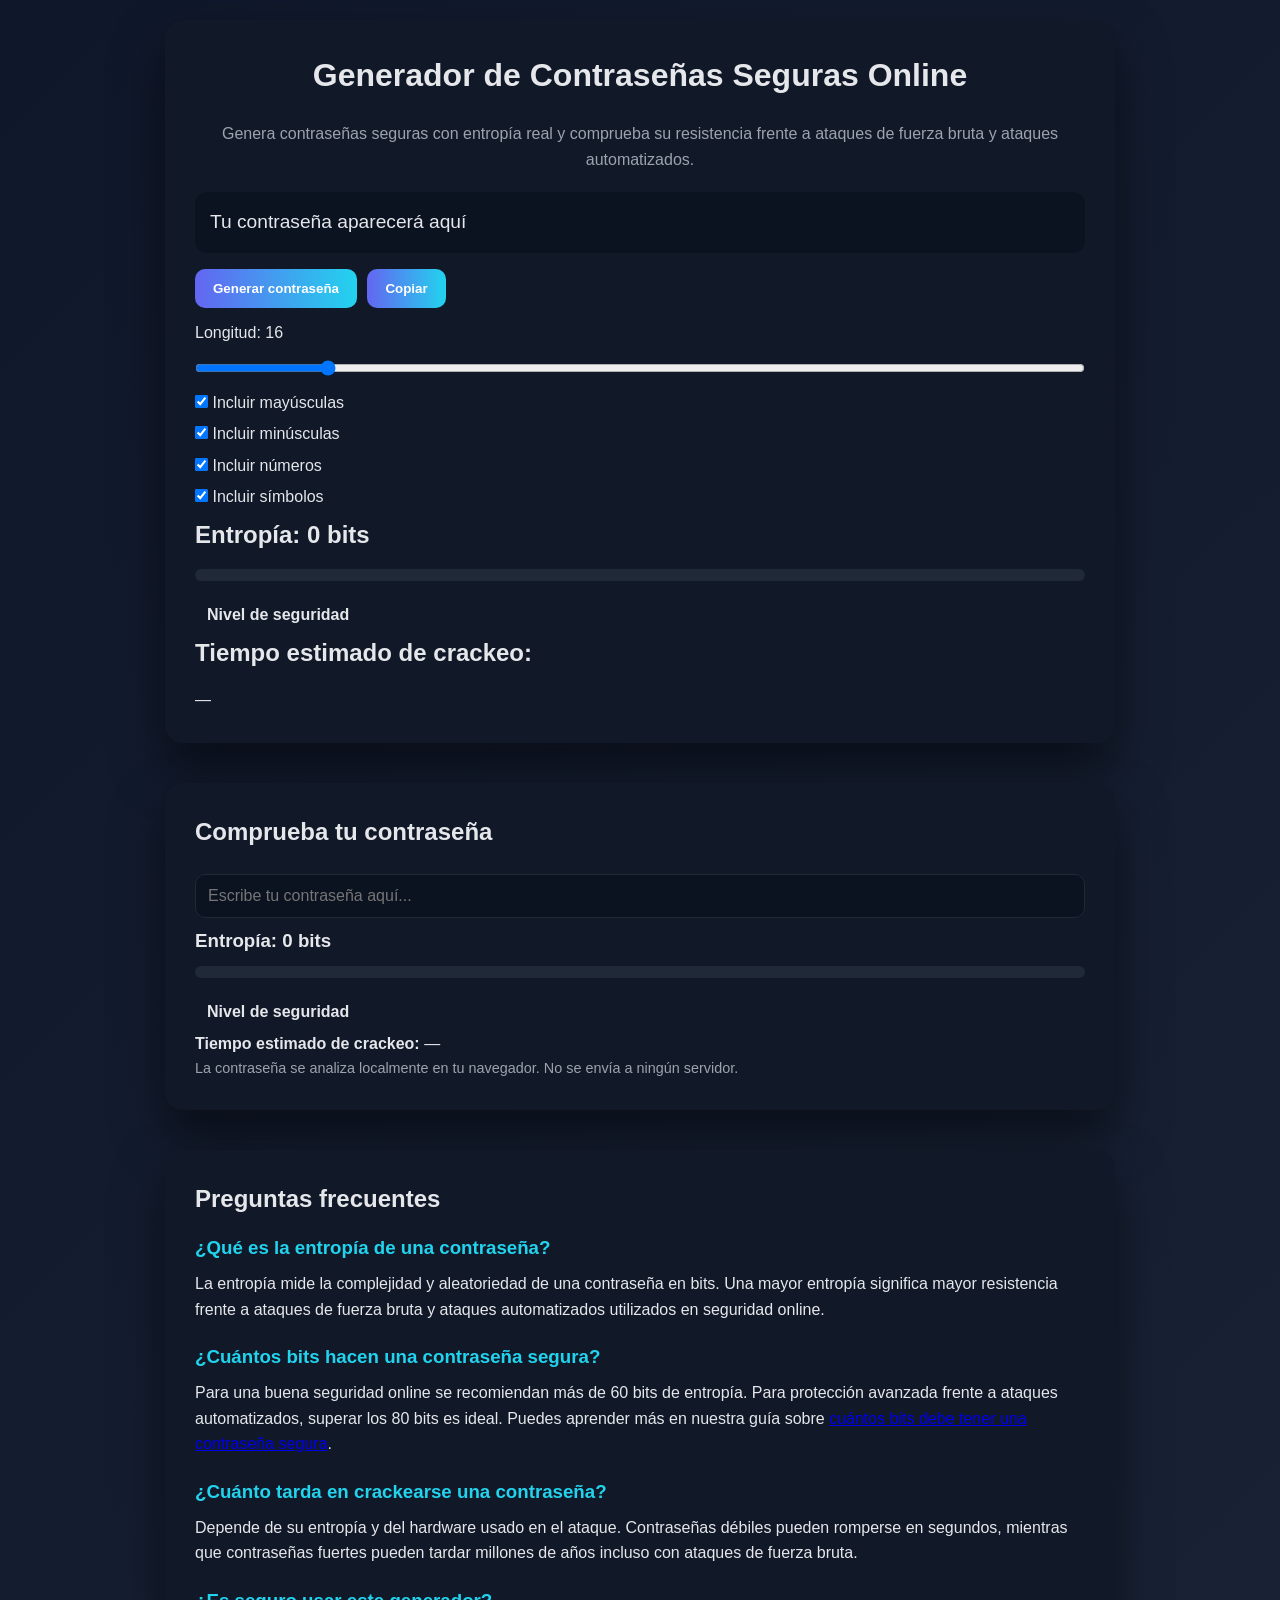
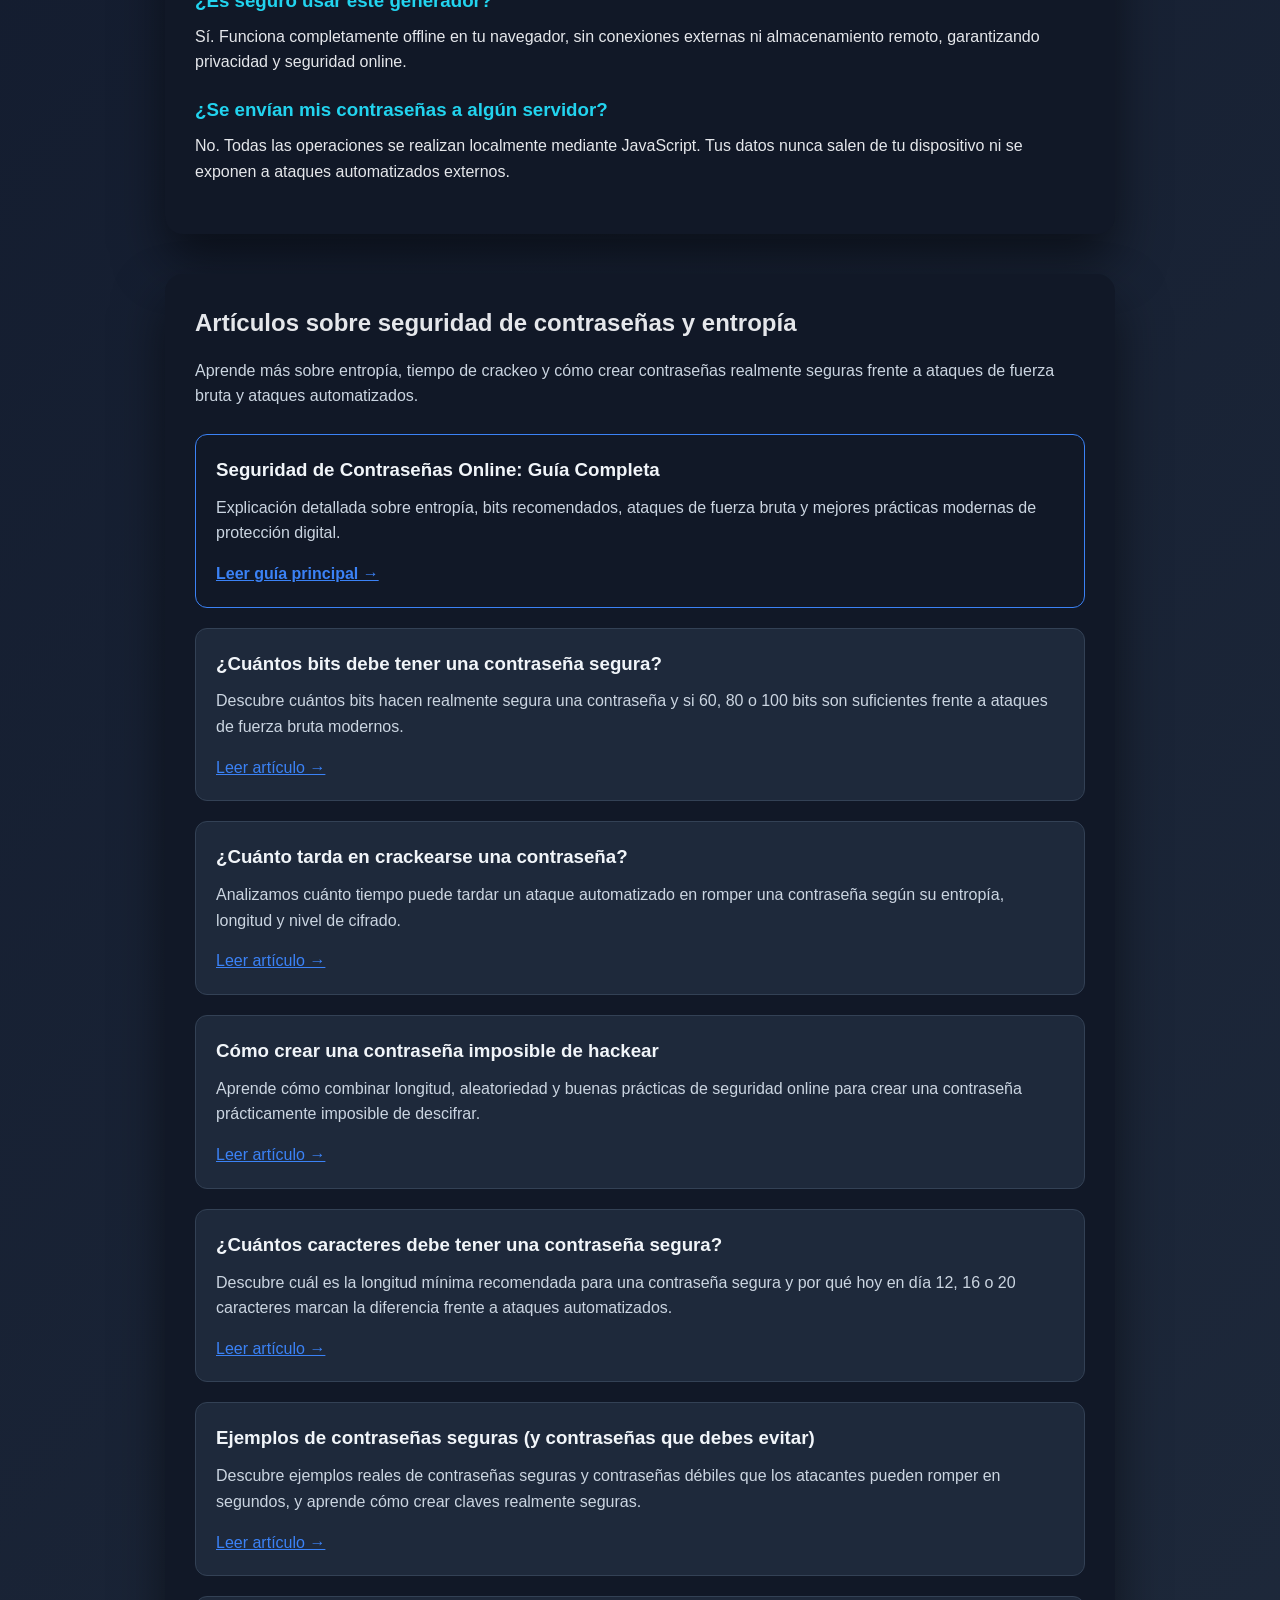
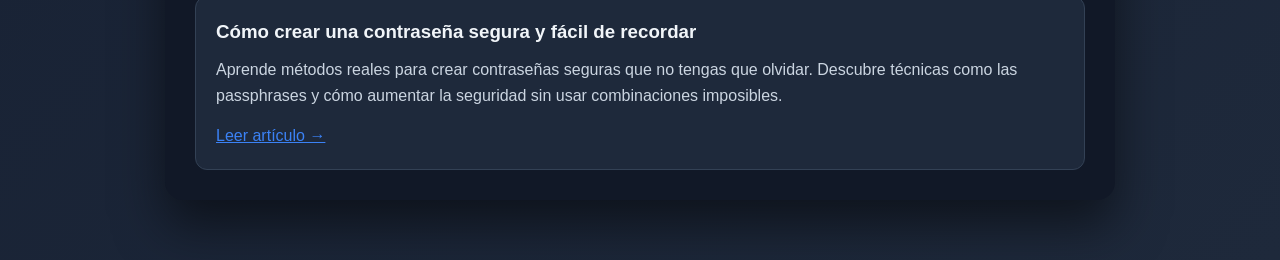
<file: index.html>
<!DOCTYPE html>
<html lang="es">
<head>
<meta charset="UTF-8">
<meta name="viewport" content="width=device-width, initial-scale=1.0">

<title>Generador de Contraseñas Seguras Online con Entropía y Verificador | Seguridad Profesional</title>
<meta name="description" content="Generador de contraseñas seguras gratis con cálculo de entropía, verificador de seguridad y estimación de tiempo de crackeo. Crea contraseñas fuertes en segundos. 100% privado y sin enviar datos.">
<meta name="robots" content="index, follow">
<meta name="keywords" content="generador de contraseñas seguras, entropía contraseña, verificador de contraseñas, tiempo de crackeo, seguridad online, fuerza bruta, ataques automatizados, contraseña fuerte, cifrado">
<meta name="author" content="Gonzalo Ramos">
<meta name="application-name" content="Generador de Contraseñas Seguras">
<meta name="apple-mobile-web-app-title" content="Generador de Contraseñas">
<meta name="theme-color" content="#0f172a">

<link rel="canonical" href="https://gonsacc.github.io/passwordgenerator/">

<meta property="og:title" content="Generador de Contraseñas Seguras Online con Entropía y Verificador">
<meta property="og:description" content="Crea y analiza contraseñas seguras con cálculo de entropía real y estimación de tiempo de crackeo. 100% privado y sin envío de datos.">
<meta property="og:type" content="website">
<meta property="og:url" content="https://gonsacc.github.io/passwordgenerator/">
<meta property="og:image" content="https://gonsacc.github.io/passwordgenerator/preview.png">
<meta property="og:site_name" content="Generador de Contraseñas Seguras">

<meta name="twitter:card" content="summary_large_image">
<meta name="twitter:title" content="Generador de Contraseñas Seguras Online con Entropía y Verificador">
<meta name="twitter:description" content="Herramienta profesional para generar y comprobar contraseñas seguras con entropía real y análisis de fuerza bruta.">
<meta name="twitter:image" content="https://gonsacc.github.io/passwordgenerator/preview.png">

<link rel="icon" type="image/png" sizes="192x192" href="android-chrome-192x192.png">
<link rel="icon" href="favicon.ico">
<link rel="apple-touch-icon" href="apple-touch-icon.png">
<link rel="manifest" href="site.webmanifest">

<link rel="manifest" href="site.webmanifest">

<script type="application/ld+json">
{
  "@context": "https://schema.org",
  "@type": "WebApplication",
  "name": "Generador de Contraseñas Seguras Online con Entropía y Verificador",
  "url": "https://gonsacc.github.io/passwordgenerator/",
  "applicationCategory": "SecurityApplication",
  "operatingSystem": "All",
  "description": "Herramienta online para generar y verificar contraseñas seguras con cálculo de entropía, estimación de tiempo de crackeo y análisis de seguridad frente a ataques de fuerza bruta.",
  "offers": {
    "@type": "Offer",
    "price": "0",
    "priceCurrency": "EUR"
  }
}
</script>

<script type="application/ld+json">
{
 "@context": "https://schema.org",
 "@type": "FAQPage",
 "mainEntity": [{
   "@type": "Question",
   "name": "¿Qué es la entropía de una contraseña?",
   "acceptedAnswer": {
     "@type": "Answer",
     "text": "La entropía mide la complejidad y aleatoriedad de una contraseña en bits. Una mayor entropía significa mayor resistencia frente a ataques de fuerza bruta y ataques automatizados utilizados en seguridad online."
   }
 },{
   "@type": "Question",
   "name": "¿Cuántos bits hacen una contraseña segura?",
   "acceptedAnswer": {
     "@type": "Answer",
     "text": "Para una buena seguridad online se recomiendan más de 60 bits de entropía. Para protección avanzada frente a cifrado y ataques automatizados, superar los 80 bits es ideal."
   }
 },{
   "@type": "Question",
   "name": "¿Cuánto tarda en crackearse una contraseña?",
   "acceptedAnswer": {
     "@type": "Answer",
     "text": "Depende de su entropía y del hardware usado en el ataque. Contraseñas débiles pueden romperse en segundos, mientras que contraseñas fuertes pueden tardar millones de años incluso con ataques de fuerza bruta."
   }
 },{
   "@type": "Question",
   "name": "¿Es seguro usar este generador?",
   "acceptedAnswer": {
     "@type": "Answer",
     "text": "Sí. Funciona completamente offline en tu navegador, sin conexiones externas ni almacenamiento remoto, garantizando privacidad y seguridad online."
   }
 },{
   "@type": "Question",
   "name": "¿Se envían mis contraseñas a algún servidor?",
   "acceptedAnswer": {
     "@type": "Answer",
     "text": "No. Todas las operaciones se realizan localmente mediante JavaScript. Tus datos nunca salen de tu dispositivo ni se exponen a ataques automatizados externos."
   }
 }]
}
</script>

<style>
:root{
  --bg1:#0f172a;
  --bg2:#1e293b;
  --card:#111827;
  --accent:#6366f1;
  --accent2:#22d3ee;
  --text:#e5e7eb;
  --muted:#9ca3af;
  --danger:#ef4444;
  --warning:#f59e0b;
  --medium:#f97316;
  --success:#22c55e;
}
*{box-sizing:border-box;margin:0;padding:0}
html, body {
  overscroll-behavior: none;
}
html {
  height: 100%;
  background-color: #0f172a; 
}

body {
  background-color: #0f172a;
}
body{
  font-family:-apple-system,BlinkMacSystemFont,"Segoe UI",Roboto,Arial,sans-serif;
  background:linear-gradient(135deg,var(--bg1),var(--bg2));
  color:var(--text);
  padding:20px;
  line-height:1.6;
  min-height:100vh;
  min-height:100dvh;               
  min-height:-webkit-fill-available;
}

.container{max-width:950px;margin:auto}
.card{
  background:var(--card);
  padding:30px;
  border-radius:18px;
  box-shadow:0 25px 50px rgba(0,0,0,0.5);
  margin-bottom:40px;
  transition:transform .3s ease;
}
.card:hover{transform:translateY(-4px)}
h1{text-align:center;margin-bottom:20px}
h2{margin-bottom:15px}
.output{
  background:#0b1220;
  padding:15px;
  border-radius:12px;
  font-size:1.2rem;
  word-break:break-all;
  margin-bottom:10px;
  min-height:55px;
  transition:all .3s ease;
}
input[type="range"], input[type="text"]{
  width:100%;
  margin:8px 0;
}
input[type="text"]{
  padding:12px;
  border-radius:10px;
  border:1px solid #1f2937;
  background:#0b1220;
  color:var(--text);
  font-size:1rem;
}
label{display:block;margin:6px 0;cursor:pointer}
button{
  background:linear-gradient(90deg,var(--accent),var(--accent2));
  border:none;
  padding:12px 18px;
  border-radius:10px;
  color:white;
  font-weight:600;
  cursor:pointer;
  transition:all .3s ease;
  margin:6px 6px 6px 0;
}
button:hover{opacity:.85;transform:translateY(-2px)}
.progress{
  width:100%;
  background:#1f2937;
  border-radius:12px;
  overflow:hidden;
  height:12px;
  margin:10px 0;
}
.progress-bar{
  height:100%;
  width:0%;
  transition:width .6s ease, background .6s ease;
}
.badge{
  padding:6px 12px;
  border-radius:8px;
  font-weight:600;
  display:inline-block;
  margin-top:5px;
}
.small{color:var(--muted);font-size:.9rem}
.faq-item{margin-bottom:20px}
.faq-item h3{margin-bottom:8px;color:var(--accent2)}
@media(max-width:600px){
  .card{padding:20px}
}
</style>
</head>

<body>
<div class="container">

<div class="card">
<h1>Generador de Contraseñas Seguras Online</h1>
<p style="text-align:center;color:#9ca3af;margin-bottom:20px;">
Genera contraseñas seguras con entropía real y comprueba su resistencia frente a ataques de fuerza bruta y ataques automatizados.
</p>
<div class="output" id="password">Tu contraseña aparecerá aquí</div>
<button onclick="generatePassword()">Generar contraseña</button>
<button onclick="copyPassword()">Copiar</button>

<label>Longitud: <span id="lengthValue">16</span></label>
<input type="range" id="length" min="8" max="64" value="16" oninput="updateLength(this.value)">

<label><input type="checkbox" id="uppercase" checked> Incluir mayúsculas</label>
<label><input type="checkbox" id="lowercase" checked> Incluir minúsculas</label>
<label><input type="checkbox" id="numbers" checked> Incluir números</label>
<label><input type="checkbox" id="symbols" checked> Incluir símbolos</label>

<h2>Entropía: <span id="entropy">0</span> bits</h2>
<div class="progress"><div class="progress-bar" id="entropyBar"></div></div>
<div class="badge" id="strengthLabel">Nivel de seguridad</div>

<h2>Tiempo estimado de crackeo:</h2>
<p id="crackTime">—</p>
</div>

<div class="card">
<h2>Comprueba tu contraseña</h2>

<input type="text" id="checkPassword" placeholder="Escribe tu contraseña aquí..." oninput="analyzePassword()">

<h3>Entropía: <span id="checkEntropy">0</span> bits</h3>
<div class="progress"><div class="progress-bar" id="checkBar"></div></div>
<div class="badge" id="checkStrength">Nivel de seguridad</div>

<p><strong>Tiempo estimado de crackeo:</strong> <span id="checkTime">—</span></p>
<p class="small" id="checkMessage">La contraseña se analiza localmente en tu navegador. No se envía a ningún servidor.</p>
</div>

<div class="card">
<h2>Preguntas frecuentes</h2>

<div class="faq-item">
<h3>¿Qué es la entropía de una contraseña?</h3>
<p>La entropía mide la complejidad y aleatoriedad de una contraseña en bits. Una mayor entropía significa mayor resistencia frente a ataques de fuerza bruta y ataques automatizados utilizados en seguridad online.</p>
</div>

<div class="faq-item">
<h3>¿Cuántos bits hacen una contraseña segura?</h3>
<p>
Para una buena seguridad online se recomiendan más de 60 bits de entropía. Para protección avanzada frente a ataques automatizados, superar los 80 bits es ideal. Puedes aprender más en nuestra guía sobre 
<a href="cuantos-bits-debe-tener-una-contrasena-segura.html">cuántos bits debe tener una contraseña segura</a>.
</p>
</div>

<div class="faq-item">
<h3>¿Cuánto tarda en crackearse una contraseña?</h3>
<p>Depende de su entropía y del hardware usado en el ataque. Contraseñas débiles pueden romperse en segundos, mientras que contraseñas fuertes pueden tardar millones de años incluso con ataques de fuerza bruta.</p>
</div>

<div class="faq-item">
<h3>¿Es seguro usar este generador?</h3>
<p>Sí. Funciona completamente offline en tu navegador, sin conexiones externas ni almacenamiento remoto, garantizando privacidad y seguridad online.</p>
</div>

<div class="faq-item">
<h3>¿Se envían mis contraseñas a algún servidor?</h3>
<p>No. Todas las operaciones se realizan localmente mediante JavaScript. Tus datos nunca salen de tu dispositivo ni se exponen a ataques automatizados externos.</p>
</div>

</div>

<section class="card" style="margin-top:40px;">
    <h2>Artículos sobre seguridad de contraseñas y entropía</h2>

    <p style="color:#cbd5e1; margin-top:10px;">
        Aprende más sobre entropía, tiempo de crackeo y cómo crear contraseñas realmente seguras frente a ataques de fuerza bruta y ataques automatizados.
    </p>

    <div style="display:grid; gap:20px; margin-top:25px;">

        <!-- Página HUB (PRINCIPAL) -->
        <div style="background:#111827; padding:20px; border-radius:12px; border:1px solid #3b82f6;">
            <h3 style="margin-bottom:10px; color:#f1f5f9;">
                Seguridad de Contraseñas Online: Guía Completa
            </h3>

            <p style="color:#cbd5e1; margin-bottom:15px;">
                Explicación detallada sobre entropía, bits recomendados, ataques de fuerza bruta y mejores prácticas modernas de protección digital.
            </p>

            <a href="seguridad-de-contrasenas-online.html" 
               style="color:#3b82f6; font-weight:600;">
                Leer guía principal →
            </a>
        </div>

        <!-- Artículo 1 -->
        <div style="background:#1e293b; padding:20px; border-radius:12px; border:1px solid #334155; transition:0.3s ease;">
            <h3 style="margin-bottom:10px; color:#f1f5f9;">
                ¿Cuántos bits debe tener una contraseña segura?
            </h3>

            <p style="color:#cbd5e1; margin-bottom:15px;">
                Descubre cuántos bits hacen realmente segura una contraseña y si 60, 80 o 100 bits son suficientes frente a ataques de fuerza bruta modernos.
            </p>

            <a href="cuantos-bits-debe-tener-una-contrasena-segura.html" 
               style="color:#3b82f6; font-weight:500;">
                Leer artículo →
            </a>
        </div>

        <!-- Artículo 2 -->
        <div style="background:#1e293b; padding:20px; border-radius:12px; border:1px solid #334155; transition:0.3s ease;">
            <h3 style="margin-bottom:10px; color:#f1f5f9;">
                ¿Cuánto tarda en crackearse una contraseña?
            </h3>

            <p style="color:#cbd5e1; margin-bottom:15px;">
                Analizamos cuánto tiempo puede tardar un ataque automatizado en romper una contraseña según su entropía, longitud y nivel de cifrado.
            </p>

            <a href="cuanto-tarda-en-crackearse-una-contrasena.html" 
               style="color:#3b82f6; font-weight:500;">
                Leer artículo →
            </a>
        </div>

        <!-- Artículo 3 -->
        <div style="background:#1e293b; padding:20px; border-radius:12px; border:1px solid #334155; transition:0.3s ease;">
            <h3 style="margin-bottom:10px; color:#f1f5f9;">
                Cómo crear una contraseña imposible de hackear
            </h3>

            <p style="color:#cbd5e1; margin-bottom:15px;">
                Aprende cómo combinar longitud, aleatoriedad y buenas prácticas de seguridad online para crear una contraseña prácticamente imposible de descifrar.
            </p>

            <a href="como-crear-una-contrasena-imposible-de-hackear.html" 
               style="color:#3b82f6; font-weight:500;">
                Leer artículo →
            </a>
        </div>

        <!-- Artículo 4 -->
        <div style="background:#1e293b; padding:20px; border-radius:12px; border:1px solid #334155; transition:0.3s ease;">
          <h3 style="margin-bottom:10px; color:#f1f5f9;">
            ¿Cuántos caracteres debe tener una contraseña segura?
          </h3>
      
          <p style="color:#cbd5e1; margin-bottom:15px;">
          Descubre cuál es la longitud mínima recomendada para una contraseña segura y por qué hoy en día 12, 16 o 20 caracteres marcan la diferencia frente a ataques automatizados.
          </p>
      
          <a href="cuantos-caracteres-debe-tener-una-contrasena-segura.html" 
          style="color:#3b82f6; font-weight:500;">
          Leer artículo →
          </a>
      </div>

      <!-- Artículo 5 -->
      <div style="background:#1e293b; padding:20px; border-radius:12px; border:1px solid #334155; transition:0.3s ease;">
        <h3 style="margin-bottom:10px; color:#f1f5f9;">
          Ejemplos de contraseñas seguras (y contraseñas que debes evitar)
        </h3>
      
        <p style="color:#cbd5e1; margin-bottom:15px;">
        Descubre ejemplos reales de contraseñas seguras y contraseñas débiles que los atacantes pueden romper en segundos, y aprende cómo crear claves realmente seguras.
        </p>
      
        <a href="ejemplos-contrasenas-seguras.html" 
        style="color:#3b82f6; font-weight:500;">
        Leer artículo →
        </a>
      </div>

      <!-- Artículo 6 -->
      <div style="background:#1e293b; padding:20px; border-radius:12px; border:1px solid #334155; transition:0.3s ease;">
        <h3 style="margin-bottom:10px; color:#f1f5f9;">
          Cómo crear una contraseña segura y fácil de recordar
        </h3>
      
        <p style="color:#cbd5e1; margin-bottom:15px;">
        Aprende métodos reales para crear contraseñas seguras que no tengas que olvidar. Descubre técnicas como las passphrases y cómo aumentar la seguridad sin usar combinaciones imposibles.
        </p>
      
        <a href="como-crear-una-contrasena-segura-y-facil-de-recordar.html" 
        style="color:#3b82f6; font-weight:500;">
        Leer artículo →
        </a>
      </div>

    </div>
</section>

</div>

<script>
const uppercase = document.getElementById("uppercase");
const lowercase = document.getElementById("lowercase");
const numbers = document.getElementById("numbers");
const symbols = document.getElementById("symbols");
const password = document.getElementById("password");
const checkEntropy = document.getElementById("checkEntropy");
const checkTime = document.getElementById("checkTime");
function log2(x){ return Math.log(x)/Math.log(2); }

// =============================
// 🔐 GENERADOR CRIPTOGRÁFICO
// =============================

// Genera entero seguro sin sesgo de módulo
function secureRandomInt(max){
  const maxUint = 0x100000000;
  const limit = maxUint - (maxUint % max);
  const array = new Uint32Array(1);
  let rand;
  do{
    crypto.getRandomValues(array);
    rand = array[0];
  } while(rand >= limit);
  return rand % max;
}

function randomChar(str){
  return str[secureRandomInt(str.length)];
}

function shuffleSecure(str){
  let arr = str.split('');
  for(let i = arr.length - 1; i > 0; i--){
    const j = secureRandomInt(i + 1);
    [arr[i], arr[j]] = [arr[j], arr[i]];
  }
  return arr.join('');
}

// =============================
// ⏳ FORMATO DE TIEMPO
// =============================

function formatTime(seconds){
  if(!isFinite(seconds)) return "Incalculable";

  if(seconds < 1) return "menos de 1 segundo";
  if(seconds < 60) return seconds.toFixed(2)+" segundos";
  if(seconds < 3600) return (seconds/60).toFixed(2)+" minutos";
  if(seconds < 86400) return (seconds/3600).toFixed(2)+" horas";
  if(seconds < 31536000) return (seconds/86400).toFixed(2)+" días";
  if(seconds < 31536000000) return (seconds/31536000).toFixed(2)+" años";
  return (seconds/31536000000).toFixed(2)+" millones de años";
}

// =============================
// 🎚️ UI
// =============================

function updateLength(val){
  document.getElementById("lengthValue").innerText = val;
}

function generatePassword(){
  const length = parseInt(document.getElementById("length").value);

  const sets = {
    upper:"ABCDEFGHIJKLMNOPQRSTUVWXYZ",
    lower:"abcdefghijklmnopqrstuvwxyz",
    numbers:"0123456789",
    symbols:"!@#$%^&*()_+-=[]{}|;:,.<>?"
  };

  let pool = "";
  let required = [];

  if(uppercase.checked){
    pool += sets.upper;
    required.push(randomChar(sets.upper));
  }
  if(lowercase.checked){
    pool += sets.lower;
    required.push(randomChar(sets.lower));
  }
  if(numbers.checked){
    pool += sets.numbers;
    required.push(randomChar(sets.numbers));
  }
  if(symbols.checked){
    pool += sets.symbols;
    required.push(randomChar(sets.symbols));
  }

  if(pool === ""){
    alert("Selecciona al menos un tipo de carácter.");
    return;
  }

  let pass = required.join("");

  while(pass.length < length){
    pass += randomChar(pool);
  }

  pass = shuffleSecure(pass);

  password.innerText = pass;

  analyzeGenerated(pass, pool.length);
}

// =============================
// 📊 ENTROPÍA
// =============================

function analyzeGenerated(pass, poolSize){
  const entropy = pass.length * log2(poolSize);
  document.getElementById("entropy").innerText = entropy.toFixed(2);
  updateUI(entropy,"entropyBar","strengthLabel","crackTime");
}

function analyzePassword(){
  const pass = document.getElementById("checkPassword").value;

  if(pass.length === 0){
    checkEntropy.innerText = "0";
    checkTime.innerText = "—";
    document.getElementById("checkBar").style.width = "0%";
    document.getElementById("checkStrength").innerText = "Nivel de seguridad";
    return;
  }

  let poolSize = 0;

  if(/[A-Z]/.test(pass)) poolSize += 26;
  if(/[a-z]/.test(pass)) poolSize += 26;
  if(/[0-9]/.test(pass)) poolSize += 10;
  if(/[^A-Za-z0-9]/.test(pass)) poolSize += 32;

  if(poolSize === 0) return;

  const entropy = pass.length * log2(poolSize);

  checkEntropy.innerText = entropy.toFixed(2);
  updateUI(entropy,"checkBar","checkStrength","checkTime","checkMessage");
}

// =============================
// 🔎 CÁLCULO DE CRACKEO
// =============================

function updateUI(entropy, barId, labelId, timeId, messageId){

  // 100 mil millones intentos/seg (GPU moderna hash rápido)
  const attemptsPerSecond = 1e11;

  const seconds = Math.pow(2, entropy) / attemptsPerSecond;

  document.getElementById(timeId).innerText = formatTime(seconds);

  const bar = document.getElementById(barId);
  const label = document.getElementById(labelId);

  let percent = Math.min(entropy, 128)/128*100;
  bar.style.width = percent+"%";

  let text="";

  if(entropy < 28){
    bar.style.background="var(--danger)";
    text="Muy débil";
  }
  else if(entropy < 36){
    bar.style.background="var(--warning)";
    text="Débil";
  }
  else if(entropy < 60){
    bar.style.background="var(--medium)";
    text="Media";
  }
  else if(entropy < 80){
    bar.style.background="var(--success)";
    text="Fuerte";
  }
  else{
    bar.style.background="var(--accent2)";
    text="Muy fuerte";
  }

  label.innerText = text;

  if(messageId){
    document.getElementById(messageId).innerText =
      entropy < 60
      ? "Esta contraseña podría ser vulnerable a ataques de fuerza bruta. Se recomienda mayor longitud y variedad."
      : "Buena elección. La contraseña presenta alta entropía frente a ataques automatizados.";
  }
}

// =============================
// 📋 COPIAR
// =============================

function copyPassword(){
  navigator.clipboard.writeText(password.innerText)
    .then(() => {
      alert("Contraseña copiada al portapapeles");
    })
    .catch(() => {
      alert("No se pudo copiar automáticamente.");
    });
}
</script>

</body>
</html>
</file>
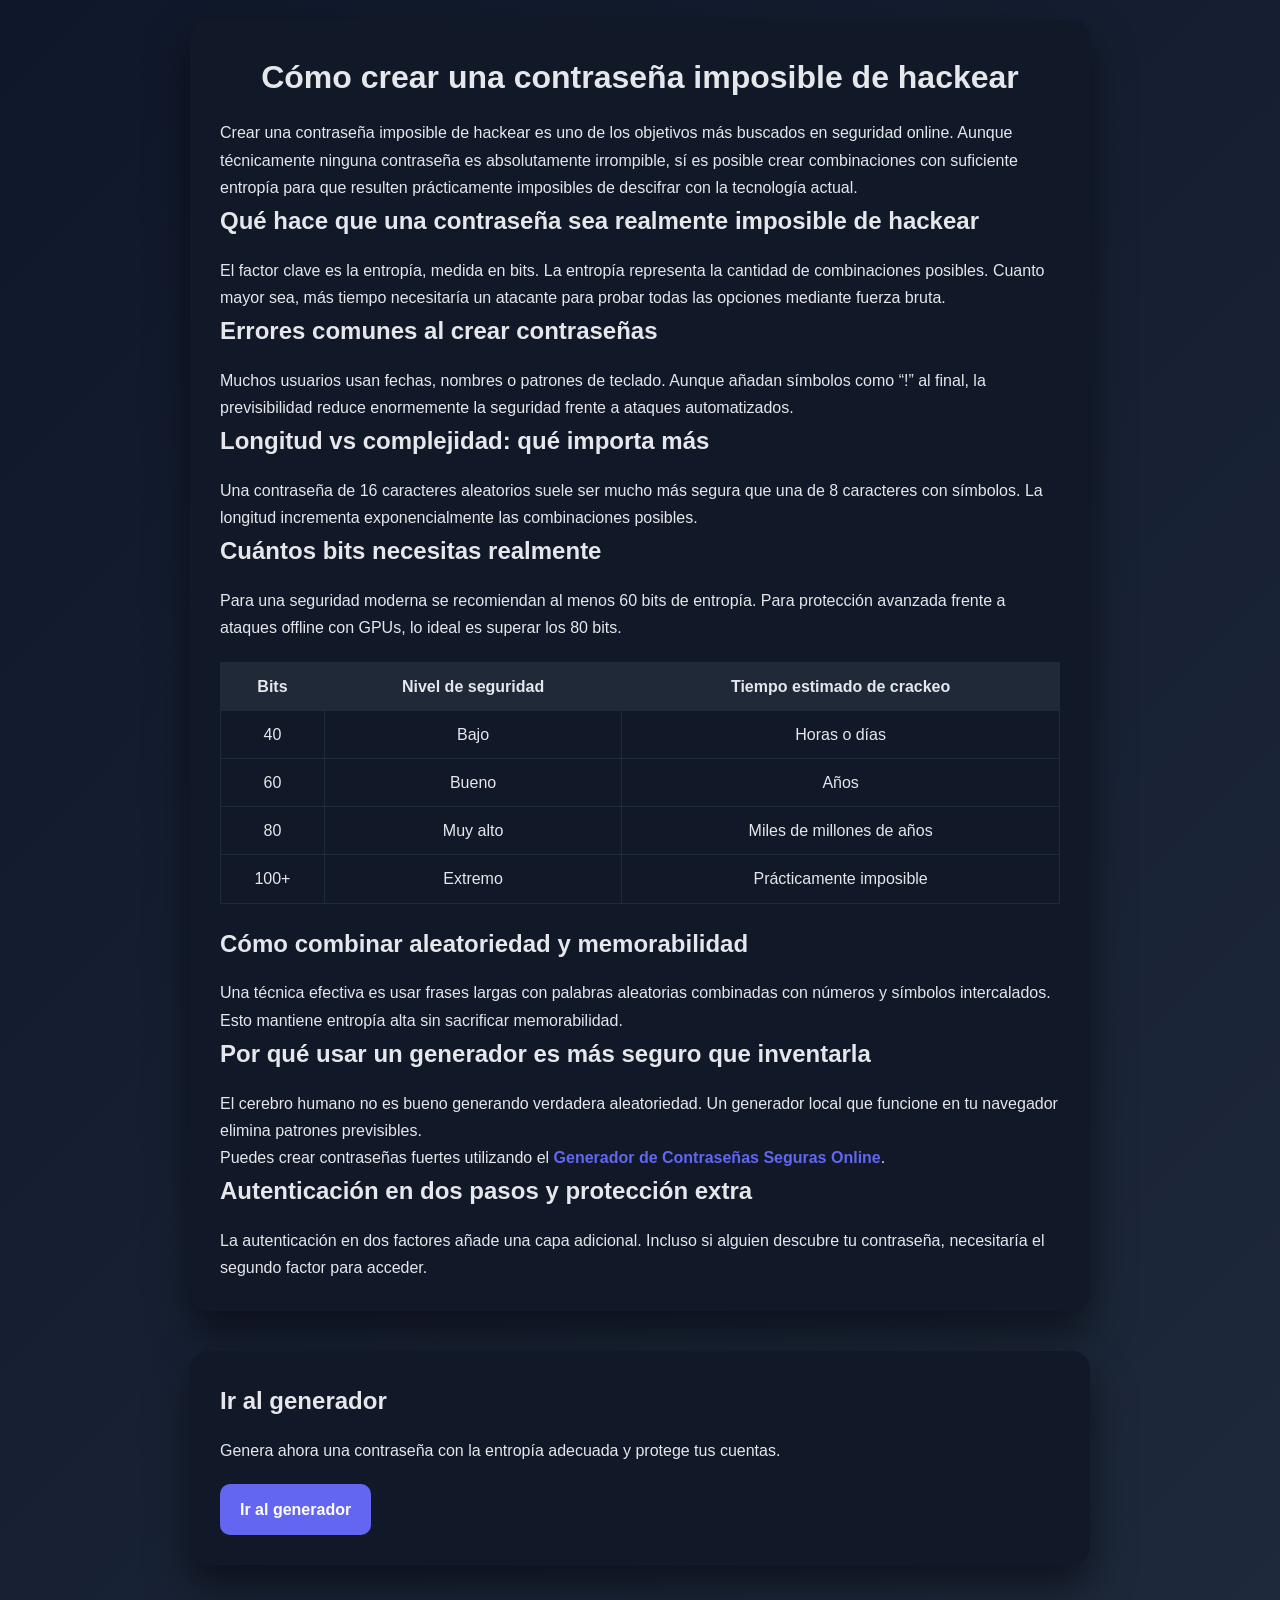
<file: como-crear-una-contrasena-imposible-de-hackear.html>
<!DOCTYPE html>
<html lang="es">
<head>
<meta charset="UTF-8">
<meta name="viewport" content="width=device-width, initial-scale=1.0">

<title>Cómo crear una contraseña imposible de hackear | Guía definitiva de seguridad</title>

<meta name="description" content="Aprende cómo crear una contraseña imposible de hackear con criterios reales de entropía, longitud y protección avanzada. Guía técnica clara con ejemplos y comparativas.">
<meta name="keywords" content="cómo crear una contraseña imposible de hackear, contraseña imposible de descifrar, cómo hacer una contraseña segura, mejor contraseña segura, crear contraseña fuerte online, entropía, seguridad online, fuerza bruta">
<meta name="robots" content="index, follow">
<meta name="author" content="Gonzalo Ramos">

<link rel="canonical" href="https://gonsacc.github.io/passwordgenerator/como-crear-una-contrasena-imposible-de-hackear.html">
<link rel="icon" type="image/png" sizes="192x192" href="android-chrome-192x192.png">
<link rel="icon" href="favicon.ico">
<link rel="apple-touch-icon" href="apple-touch-icon.png">
<link rel="manifest" href="site.webmanifest">

<meta property="og:type" content="article">
<meta property="og:title" content="Cómo crear una contraseña imposible de hackear">
<meta property="og:description" content="Descubre qué hace que una contraseña sea realmente segura y cómo generar una combinación con entropía suficiente frente a ataques automatizados.">
<meta property="og:url" content="https://gonsacc.github.io/passwordgenerator/como-crear-una-contrasena-imposible-de-hackear.html">
<meta property="og:site_name" content="Generador de Contraseñas Seguras">
<meta property="og:image" content="https://gonsacc.github.io/passwordgenerator/preview.png">

<meta name="twitter:card" content="summary_large_image">
<meta name="twitter:title" content="Cómo crear una contraseña imposible de hackear">
<meta name="twitter:description" content="Guía profesional para crear contraseñas realmente seguras frente a ataques de fuerza bruta y hackeo automatizado.">
<meta name="twitter:image" content="https://gonsacc.github.io/passwordgenerator/preview.png">

<script type="application/ld+json">
{
 "@context": "https://schema.org",
 "@type": "Article",
 "headline": "Cómo crear una contraseña imposible de hackear",
 "author": {
   "@type": "Person",
   "name": "Gonzalo Ramos"
 },
 "publisher": {
   "@type": "Organization",
   "name": "Generador de Contraseñas Seguras"
 },
 "datePublished": "2026-01-01",
 "dateModified": "2026-01-01",
 "mainEntityOfPage": "https://gonsacc.github.io/passwordgenerator/como-crear-una-contrasena-imposible-de-hackear.html"
}
</script>

<script type="application/ld+json">
{
 "@context": "https://schema.org",
 "@type": "FAQPage",
 "mainEntity": [{
   "@type": "Question",
   "name": "¿Existe realmente una contraseña imposible de hackear?",
   "acceptedAnswer": {
     "@type": "Answer",
     "text": "En términos absolutos no, pero una contraseña con suficiente entropía puede ser prácticamente irrompible con la tecnología actual."
   }
 },{
   "@type": "Question",
   "name": "¿Es mejor una contraseña larga o compleja?",
   "acceptedAnswer": {
     "@type": "Answer",
     "text": "La longitud suele tener mayor impacto en la entropía que añadir símbolos aislados."
   }
 },{
   "@type": "Question",
   "name": "¿Un generador online es seguro?",
   "acceptedAnswer": {
     "@type": "Answer",
     "text": "Si funciona localmente en el navegador y no envía datos a servidores, puede ser una opción muy segura."
   }
 },{
   "@type": "Question",
   "name": "¿La autenticación en dos pasos elimina el riesgo?",
   "acceptedAnswer": {
     "@type": "Answer",
     "text": "Reduce drásticamente el riesgo, pero no sustituye una contraseña fuerte."
   }
 }]
}
</script>

<style>
:root{
 --bg1:#0f172a;
 --bg2:#1e293b;
 --card:#111827;
 --accent:#6366f1;
 --text:#e5e7eb;
 --muted:#9ca3af;
}
*{box-sizing:border-box;margin:0;padding:0}

html, body {
  overscroll-behavior: none;
}

html {
  height: 100%;
  background-color: #0f172a;
}
body{
 font-family:-apple-system,BlinkMacSystemFont,"Segoe UI",Roboto,Arial,sans-serif;
 background-color:#0f172a;
 background:linear-gradient(135deg,var(--bg1),var(--bg2));
 color:var(--text);
 padding:20px;
 line-height:1.7;

 min-height:100vh;
 min-height:100dvh;
 min-height:-webkit-fill-available;
}
.container{max-width:900px;margin:auto}
.card{
 background:var(--card);
 padding:30px;
 border-radius:18px;
 margin-bottom:40px;
 box-shadow:0 20px 40px rgba(0,0,0,.5);
}
h1,h2{margin-bottom:15px}
h1{text-align:center}
table{
 width:100%;
 border-collapse:collapse;
 margin:20px 0;
}
th,td{
 border:1px solid #1f2937;
 padding:10px;
 text-align:center;
}
th{background:#1f2937}
a{color:var(--accent);text-decoration:none;font-weight:600}
.button{
 display:inline-block;
 margin-top:20px;
 padding:12px 20px;
 background:var(--accent);
 border-radius:10px;
 color:white;
}
@media(max-width:600px){
 .card{padding:20px}
}
</style>
</head>

<body>
<div class="container">

<div class="card">
<h1>Cómo crear una contraseña imposible de hackear</h1>

<p>
Crear una contraseña imposible de hackear es uno de los objetivos más buscados en seguridad online. Aunque técnicamente ninguna contraseña es absolutamente irrompible, sí es posible crear combinaciones con suficiente entropía para que resulten prácticamente imposibles de descifrar con la tecnología actual.
</p>

<h2>Qué hace que una contraseña sea realmente imposible de hackear</h2>
<p>
El factor clave es la entropía, medida en bits. La entropía representa la cantidad de combinaciones posibles. Cuanto mayor sea, más tiempo necesitaría un atacante para probar todas las opciones mediante fuerza bruta.
</p>

<h2>Errores comunes al crear contraseñas</h2>
<p>
Muchos usuarios usan fechas, nombres o patrones de teclado. Aunque añadan símbolos como “!” al final, la previsibilidad reduce enormemente la seguridad frente a ataques automatizados.
</p>

<h2>Longitud vs complejidad: qué importa más</h2>
<p>
Una contraseña de 16 caracteres aleatorios suele ser mucho más segura que una de 8 caracteres con símbolos. La longitud incrementa exponencialmente las combinaciones posibles.
</p>

<h2>Cuántos bits necesitas realmente</h2>
<p>
Para una seguridad moderna se recomiendan al menos 60 bits de entropía. Para protección avanzada frente a ataques offline con GPUs, lo ideal es superar los 80 bits.
</p>

<table>
<tr>
<th>Bits</th>
<th>Nivel de seguridad</th>
<th>Tiempo estimado de crackeo</th>
</tr>
<tr>
<td>40</td>
<td>Bajo</td>
<td>Horas o días</td>
</tr>
<tr>
<td>60</td>
<td>Bueno</td>
<td>Años</td>
</tr>
<tr>
<td>80</td>
<td>Muy alto</td>
<td>Miles de millones de años</td>
</tr>
<tr>
<td>100+</td>
<td>Extremo</td>
<td>Prácticamente imposible</td>
</tr>
</table>

<h2>Cómo combinar aleatoriedad y memorabilidad</h2>
<p>
Una técnica efectiva es usar frases largas con palabras aleatorias combinadas con números y símbolos intercalados. Esto mantiene entropía alta sin sacrificar memorabilidad.
</p>

<h2>Por qué usar un generador es más seguro que inventarla</h2>
<p>
El cerebro humano no es bueno generando verdadera aleatoriedad. Un generador local que funcione en tu navegador elimina patrones previsibles.
</p>

<p>
Puedes crear contraseñas fuertes utilizando el 
<a href="https://gonsacc.github.io/passwordgenerator/">Generador de Contraseñas Seguras Online</a>.
</p>

<h2>Autenticación en dos pasos y protección extra</h2>
<p>
La autenticación en dos factores añade una capa adicional. Incluso si alguien descubre tu contraseña, necesitaría el segundo factor para acceder.
</p>

</div>

<div class="card">
<h2>Ir al generador</h2>
<p>Genera ahora una contraseña con la entropía adecuada y protege tus cuentas.</p>
<a class="button" href="https://gonsacc.github.io/passwordgenerator/">
Ir al generador
</a>
</div>

</div>
</body>
</html>
</file>
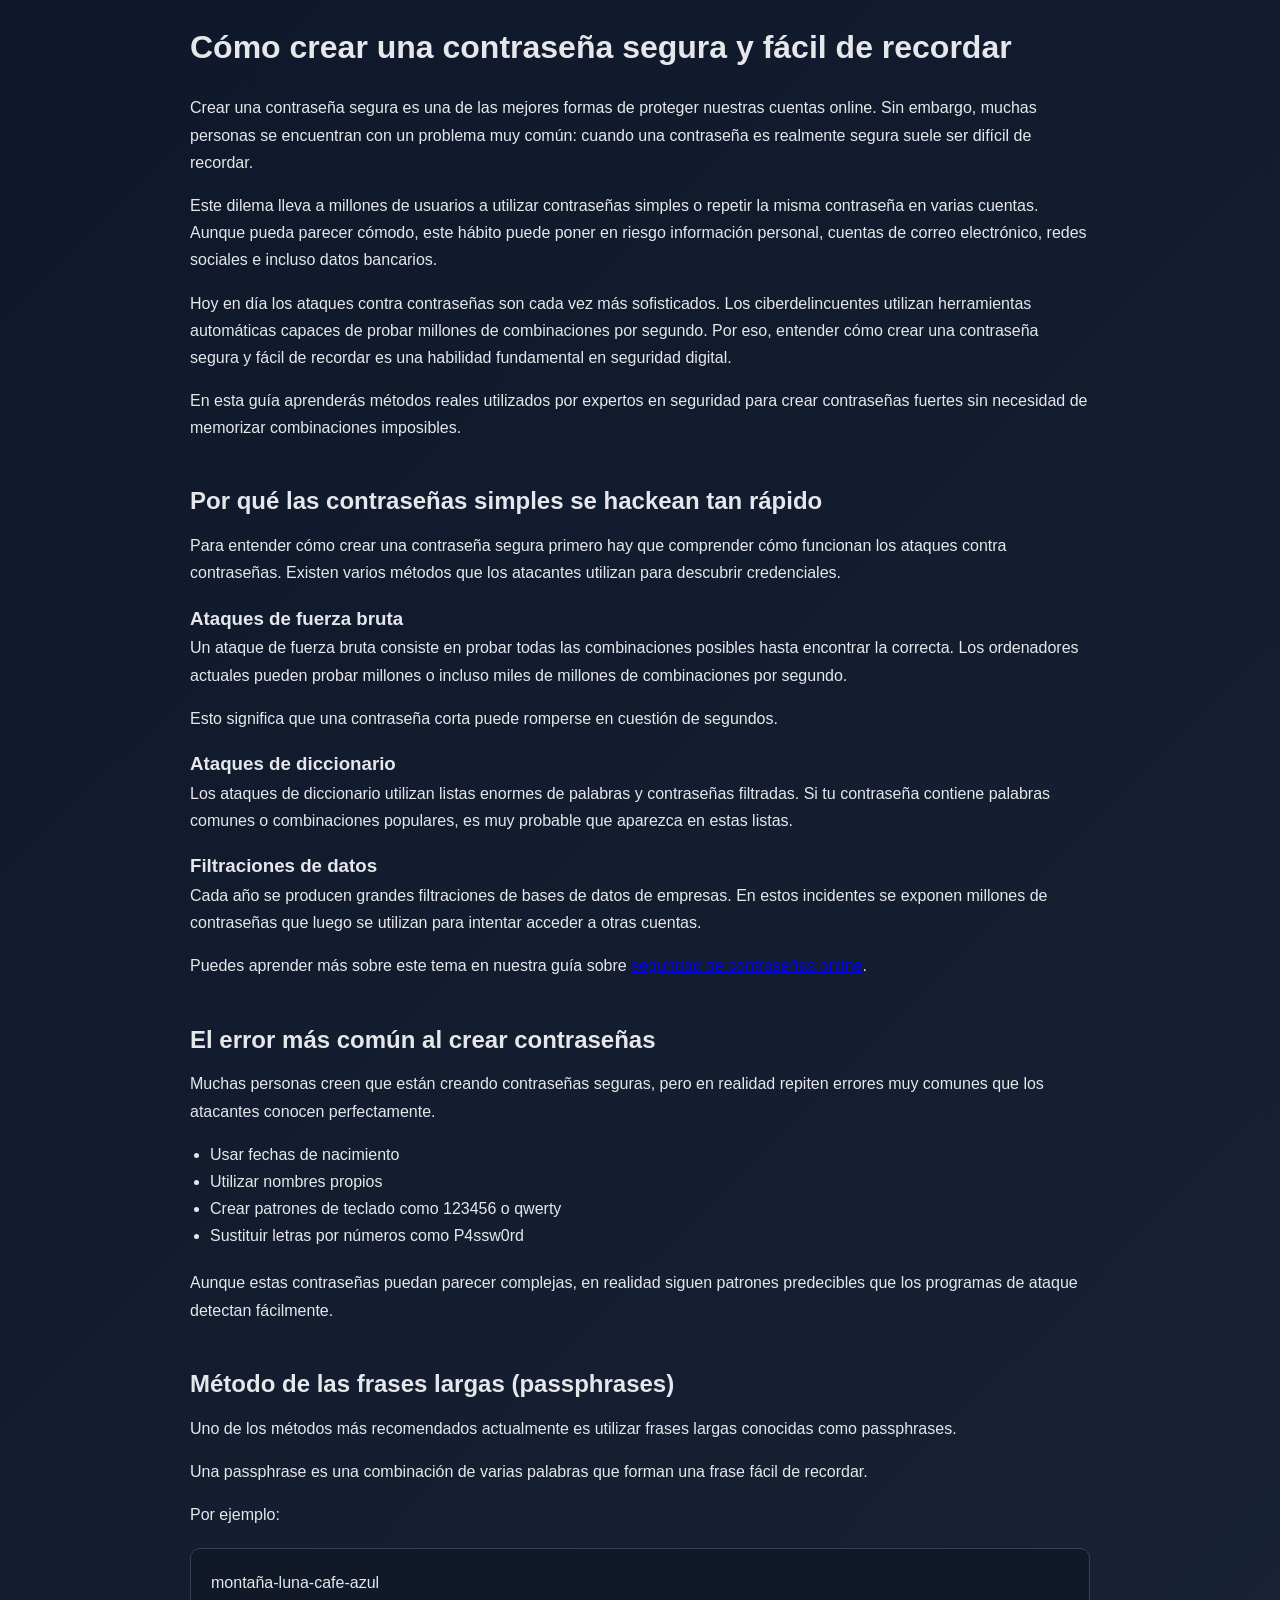
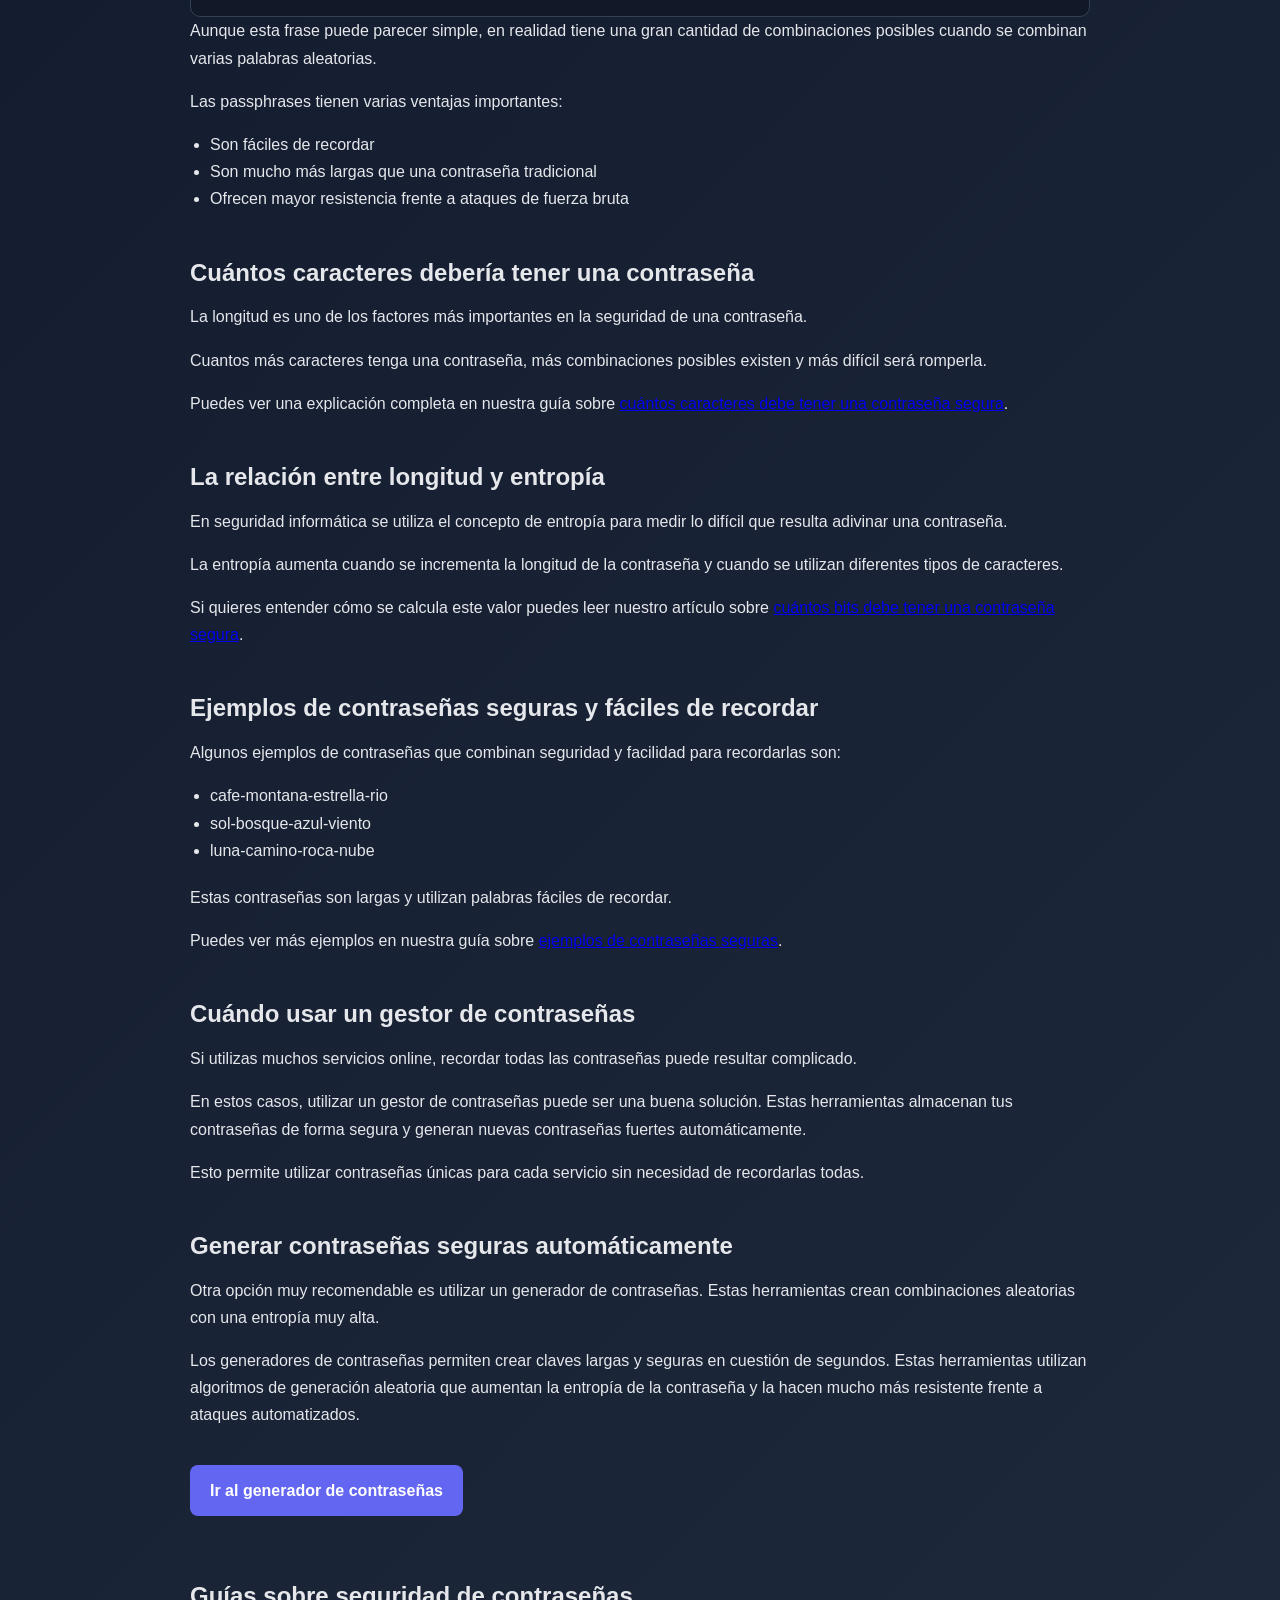
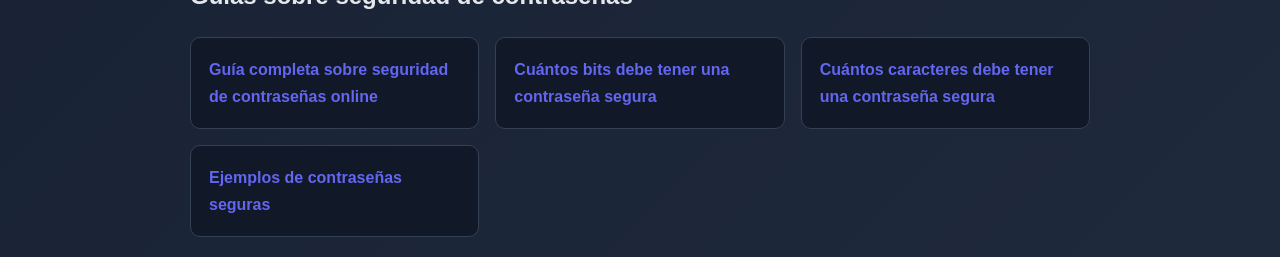
<file: como-crear-una-contrasena-segura-y-facil-de-recordar.html>
<!DOCTYPE html>
<html lang="es">
<head>

<meta charset="UTF-8">
<meta name="viewport" content="width=device-width, initial-scale=1.0">

<title>Cómo crear una contraseña segura y fácil de recordar (métodos realmente seguros)</title>

<meta name="description" content="Aprende cómo crear una contraseña segura y fácil de recordar utilizando técnicas modernas de seguridad. Métodos reales que protegen tus cuentas frente a hackeos.">
<meta name="keywords" content="contraseña segura fácil de recordar, cómo crear contraseña segura, password segura, passphrase contraseña, seguridad contraseñas">
<meta name="author" content="Gonzalo Ramos">

<link rel="canonical" href="https://gonsacc.github.io/passwordgenerator/como-crear-una-contrasena-segura-y-facil-de-recordar.html">
<link rel="icon" type="image/png" sizes="192x192" href="android-chrome-192x192.png">
<link rel="icon" href="favicon.ico">
<link rel="apple-touch-icon" href="apple-touch-icon.png">
<link rel="manifest" href="site.webmanifest">
<meta name="robots" content="index, follow">

<meta property="og:title" content="Cómo crear una contraseña segura y fácil de recordar">
<meta property="og:description" content="Métodos reales para crear contraseñas seguras sin olvidarlas. Aprende técnicas modernas usadas por expertos en seguridad.">
<meta property="og:type" content="article">
<meta property="og:url" content="https://gonsacc.github.io/passwordgenerator/como-crear-una-contrasena-segura-y-facil-de-recordar.html">
<style>

:root{
--bg1:#0f172a;
--bg2:#1e293b;
--card:#111827;
--accent:#6366f1;
--text:#e5e7eb;
--muted:#9ca3af;
--border:#334155;
}

*{box-sizing:border-box;margin:0;padding:0}

html,body{
overscroll-behavior:none;
}

html{
height:100%;
background:#0f172a;
}

body{
font-family:-apple-system,BlinkMacSystemFont,"Segoe UI",Roboto,Arial,sans-serif;
background:linear-gradient(135deg,var(--bg1),var(--bg2));
color:var(--text);
line-height:1.7;
padding:20px;
min-height:100vh;
}

.container{
max-width:900px;
margin:auto;
}

h1{
font-size:2rem;
margin-bottom:20px;
}

h2{
margin-top:40px;
margin-bottom:10px;
font-size:1.5rem;
}

p{
margin-bottom:16px;
color:var(--text);
}

ul{
margin-left:20px;
margin-bottom:20px;
}

.card{
background:var(--card);
border:1px solid var(--border);
padding:20px;
border-radius:10px;
margin-top:20px;
}

.grid{
display:grid;
grid-template-columns:repeat(auto-fit,minmax(240px,1fr));
gap:16px;
margin-top:20px;
}

.guide{
background:var(--card);
border:1px solid var(--border);
padding:18px;
border-radius:10px;
}

.guide a{
color:var(--accent);
font-weight:600;
text-decoration:none;
}

.button{
display:inline-block;
margin-top:20px;
background:var(--accent);
color:white;
padding:12px 20px;
border-radius:8px;
text-decoration:none;
font-weight:600;
}

</style>
</head>

<body>

<div class="container">

<h1>Cómo crear una contraseña segura y fácil de recordar</h1>

<p>
Crear una contraseña segura es una de las mejores formas de proteger nuestras cuentas online. Sin embargo, muchas personas se encuentran con un problema muy común: cuando una contraseña es realmente segura suele ser difícil de recordar.
</p>

<p>
Este dilema lleva a millones de usuarios a utilizar contraseñas simples o repetir la misma contraseña en varias cuentas. Aunque pueda parecer cómodo, este hábito puede poner en riesgo información personal, cuentas de correo electrónico, redes sociales e incluso datos bancarios.
</p>

<p>
Hoy en día los ataques contra contraseñas son cada vez más sofisticados. Los ciberdelincuentes utilizan herramientas automáticas capaces de probar millones de combinaciones por segundo. Por eso, entender cómo crear una contraseña segura y fácil de recordar es una habilidad fundamental en seguridad digital.
</p>

<p>
En esta guía aprenderás métodos reales utilizados por expertos en seguridad para crear contraseñas fuertes sin necesidad de memorizar combinaciones imposibles.
</p>

<h2>Por qué las contraseñas simples se hackean tan rápido</h2>

<p>
Para entender cómo crear una contraseña segura primero hay que comprender cómo funcionan los ataques contra contraseñas. Existen varios métodos que los atacantes utilizan para descubrir credenciales.
</p>

<h3>Ataques de fuerza bruta</h3>

<p>
Un ataque de fuerza bruta consiste en probar todas las combinaciones posibles hasta encontrar la correcta. Los ordenadores actuales pueden probar millones o incluso miles de millones de combinaciones por segundo.
</p>

<p>
Esto significa que una contraseña corta puede romperse en cuestión de segundos.
</p>

<h3>Ataques de diccionario</h3>

<p>
Los ataques de diccionario utilizan listas enormes de palabras y contraseñas filtradas. Si tu contraseña contiene palabras comunes o combinaciones populares, es muy probable que aparezca en estas listas.
</p>

<h3>Filtraciones de datos</h3>

<p>
Cada año se producen grandes filtraciones de bases de datos de empresas. En estos incidentes se exponen millones de contraseñas que luego se utilizan para intentar acceder a otras cuentas.
</p>

<p>
Puedes aprender más sobre este tema en nuestra guía sobre <a href="seguridad-de-contrasenas-online.html">seguridad de contraseñas online</a>.
</p>

<h2>El error más común al crear contraseñas</h2>

<p>
Muchas personas creen que están creando contraseñas seguras, pero en realidad repiten errores muy comunes que los atacantes conocen perfectamente.
</p>

<ul>
<li>Usar fechas de nacimiento</li>
<li>Utilizar nombres propios</li>
<li>Crear patrones de teclado como 123456 o qwerty</li>
<li>Sustituir letras por números como P4ssw0rd</li>
</ul>

<p>
Aunque estas contraseñas puedan parecer complejas, en realidad siguen patrones predecibles que los programas de ataque detectan fácilmente.
</p>

<h2>Método de las frases largas (passphrases)</h2>

<p>
Uno de los métodos más recomendados actualmente es utilizar frases largas conocidas como passphrases.
</p>

<p>
Una passphrase es una combinación de varias palabras que forman una frase fácil de recordar.
</p>

<p>
Por ejemplo:
</p>

<div class="card">
montaña-luna-cafe-azul
</div>

<p>
Aunque esta frase puede parecer simple, en realidad tiene una gran cantidad de combinaciones posibles cuando se combinan varias palabras aleatorias.
</p>

<p>
Las passphrases tienen varias ventajas importantes:
</p>

<ul>
<li>Son fáciles de recordar</li>
<li>Son mucho más largas que una contraseña tradicional</li>
<li>Ofrecen mayor resistencia frente a ataques de fuerza bruta</li>
</ul>

<h2>Cuántos caracteres debería tener una contraseña</h2>

<p>
La longitud es uno de los factores más importantes en la seguridad de una contraseña.
</p>

<p>
Cuantos más caracteres tenga una contraseña, más combinaciones posibles existen y más difícil será romperla.
</p>

<p>
Puedes ver una explicación completa en nuestra guía sobre <a href="cuantos-caracteres-debe-tener-una-contrasena-segura.html">cuántos caracteres debe tener una contraseña segura</a>.
</p>

<h2>La relación entre longitud y entropía</h2>

<p>
En seguridad informática se utiliza el concepto de entropía para medir lo difícil que resulta adivinar una contraseña.
</p>

<p>
La entropía aumenta cuando se incrementa la longitud de la contraseña y cuando se utilizan diferentes tipos de caracteres.
</p>

<p>
Si quieres entender cómo se calcula este valor puedes leer nuestro artículo sobre <a href="cuantos-bits-debe-tener-una-contrasena-segura.html">cuántos bits debe tener una contraseña segura</a>.
</p>

<h2>Ejemplos de contraseñas seguras y fáciles de recordar</h2>

<p>
Algunos ejemplos de contraseñas que combinan seguridad y facilidad para recordarlas son:
</p>

<ul>
<li>cafe-montana-estrella-rio</li>
<li>sol-bosque-azul-viento</li>
<li>luna-camino-roca-nube</li>
</ul>

<p>
Estas contraseñas son largas y utilizan palabras fáciles de recordar.
</p>

<p>
Puedes ver más ejemplos en nuestra guía sobre <a href="ejemplos-contrasenas-seguras.html">ejemplos de contraseñas seguras</a>.
</p>

<h2>Cuándo usar un gestor de contraseñas</h2>

<p>
Si utilizas muchos servicios online, recordar todas las contraseñas puede resultar complicado.
</p>

<p>
En estos casos, utilizar un gestor de contraseñas puede ser una buena solución. Estas herramientas almacenan tus contraseñas de forma segura y generan nuevas contraseñas fuertes automáticamente.
</p>

<p>
Esto permite utilizar contraseñas únicas para cada servicio sin necesidad de recordarlas todas.
</p>

<h2>Generar contraseñas seguras automáticamente</h2>

<p>
Otra opción muy recomendable es utilizar un generador de contraseñas. Estas herramientas crean combinaciones aleatorias con una entropía muy alta.
</p>

<p>
Los generadores de contraseñas permiten crear claves largas y seguras en cuestión de segundos. Estas herramientas utilizan algoritmos de generación aleatoria que aumentan la entropía de la contraseña y la hacen mucho más resistente frente a ataques automatizados.
</p>

<a class="button" href="https://gonsacc.github.io/passwordgenerator/">Ir al generador de contraseñas</a>

<h2 style="margin-top:60px;">Guías sobre seguridad de contraseñas</h2>

<div class="grid">

<div class="guide">
<a href="seguridad-de-contrasenas-online.html">Guía completa sobre seguridad de contraseñas online</a>
</div>

<div class="guide">
<a href="cuantos-bits-debe-tener-una-contrasena-segura.html">
Cuántos bits debe tener una contraseña segura
</a>
</div>

<div class="guide">
<a href="cuantos-caracteres-debe-tener-una-contrasena-segura.html">
Cuántos caracteres debe tener una contraseña segura
</a>
</div>

<div class="guide">
<a href="ejemplos-contrasenas-seguras.html">
Ejemplos de contraseñas seguras
</a>
</div>

</div>

</div>

<script type="application/ld+json">
{
"@context": "https://schema.org",
"@type": "Article",
"headline": "Cómo crear una contraseña segura y fácil de recordar",
"author": {
"@type": "Person",
"name": "Gonzalo Ramos"
},
"publisher": {
"@type": "Organization",
"name": "Password Generator"
},
"mainEntityOfPage": "https://gonsacc.github.io/passwordgenerator/como-crear-una-contrasena-segura-y-facil-de-recordar.html"
}
</script>

<script type="application/ld+json">
{
"@context":"https://schema.org",
"@type":"BreadcrumbList",
"itemListElement":[
{
"@type":"ListItem",
"position":1,
"name":"Inicio",
"item":"https://gonsacc.github.io/passwordgenerator/"
},
{
"@type":"ListItem",
"position":2,
"name":"Cómo crear una contraseña segura",
"item":"https://gonsacc.github.io/passwordgenerator/como-crear-una-contrasena-segura-y-facil-de-recordar.html"
}
]
}
</script>

</body>
</html>
</file>
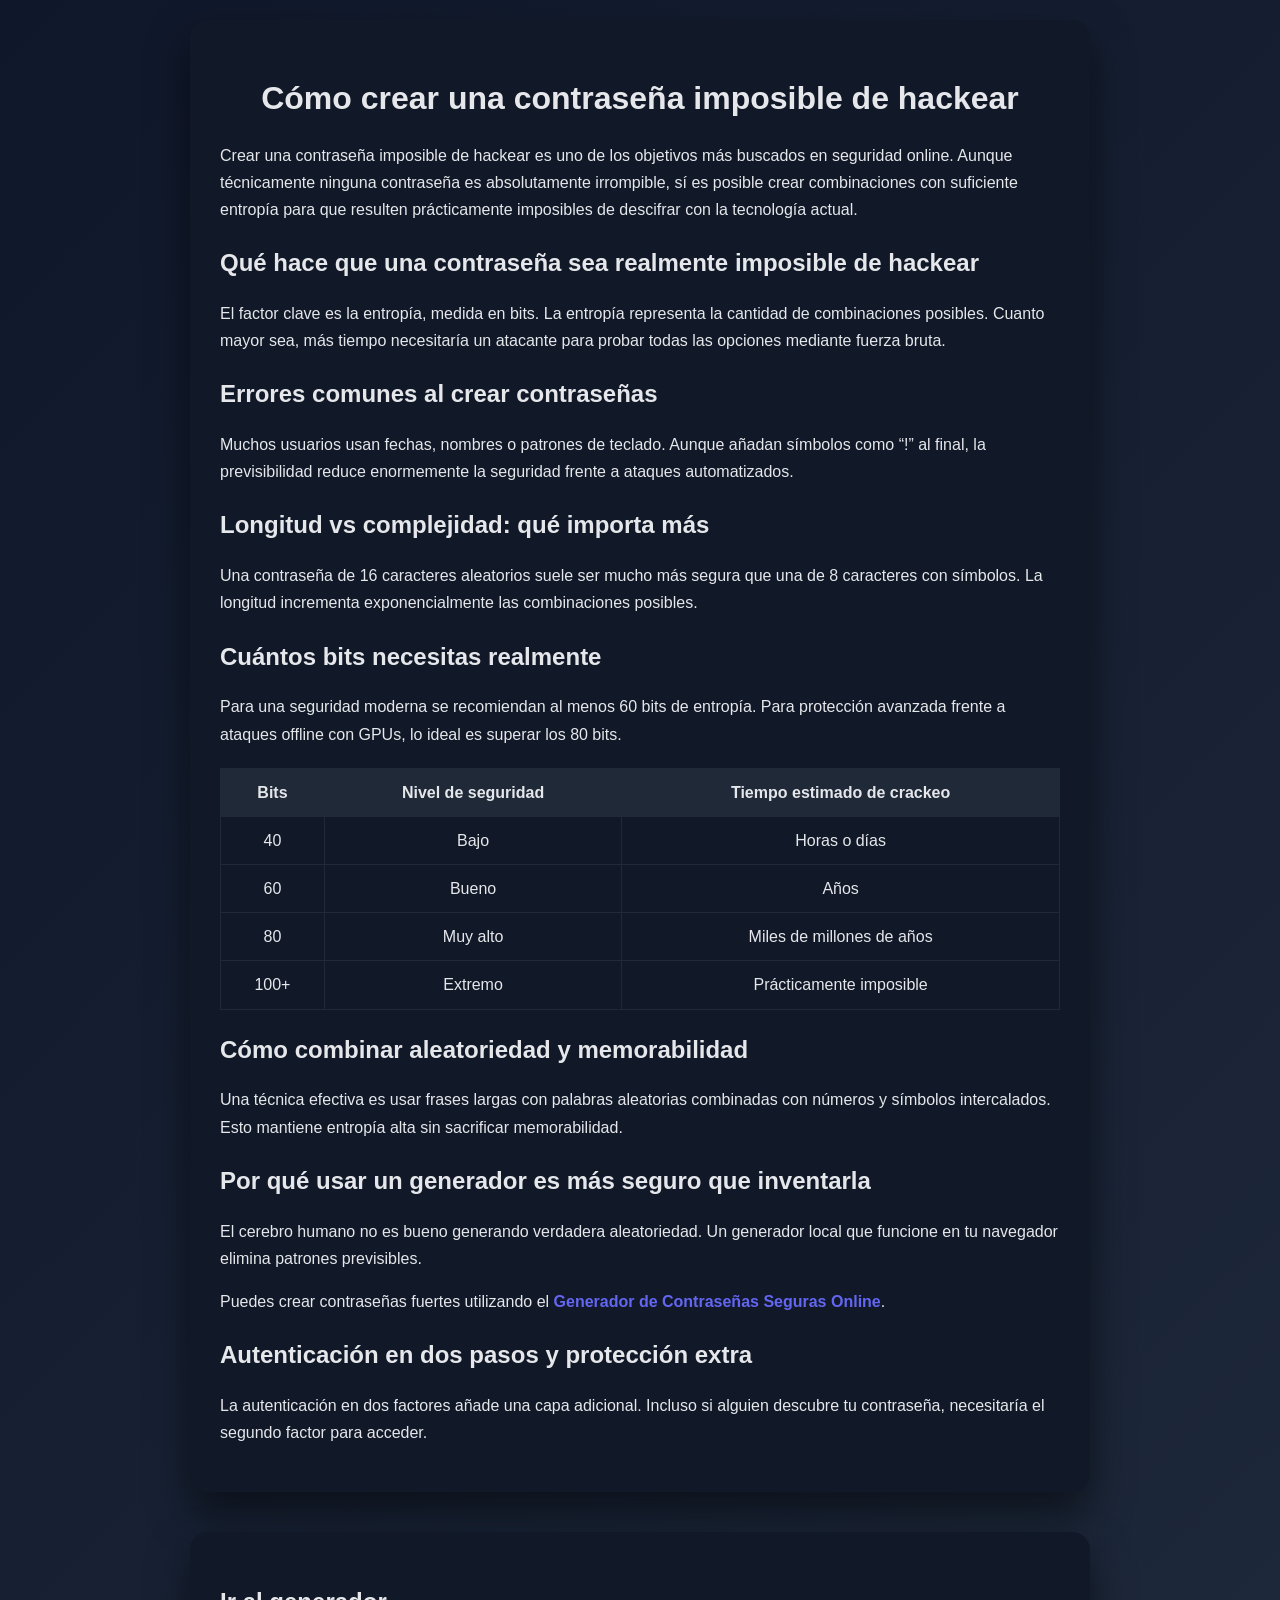
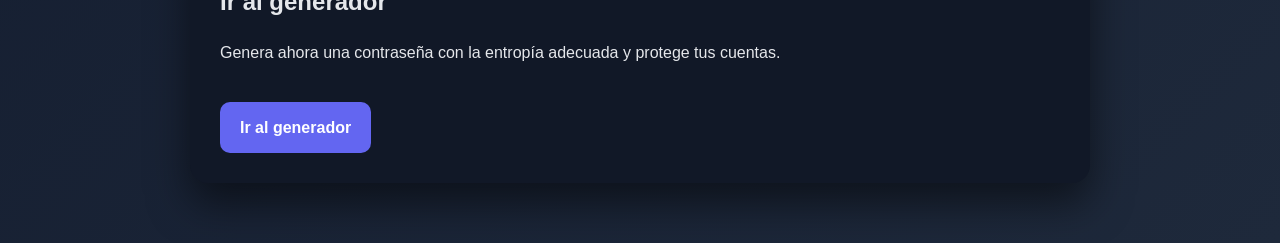
<file: como-crear-una-contraseña-imposible-de-hackear.html>
<!DOCTYPE html>
<html lang="es">
<head>
<meta charset="UTF-8">
<meta name="viewport" content="width=device-width, initial-scale=1.0">

<title>Cómo crear una contraseña imposible de hackear | Guía definitiva de seguridad</title>

<meta name="description" content="Aprende cómo crear una contraseña imposible de hackear con criterios reales de entropía, longitud y protección avanzada. Guía técnica clara con ejemplos y comparativas.">
<meta name="keywords" content="cómo crear una contraseña imposible de hackear, contraseña imposible de descifrar, cómo hacer una contraseña segura, mejor contraseña segura, crear contraseña fuerte online, entropía, seguridad online, fuerza bruta">
<meta name="robots" content="index, follow">
<meta name="author" content="Gonzalo Ramos">

<link rel="canonical" href="https://gonsacc.github.io/passwordgenerator/como-crear-una-contraseña-imposible-de-hackear.html">
<link rel="icon" type="image/svg+xml" href="data:image/svg+xml,
    <svg xmlns='http://www.w3.org/2000/svg' viewBox='0 0 100 100'>
    <path fill='%236366f1' d='M50 5 L90 20 V45 C90 70 70 90 50 95 C30 90 10 70 10 45 V20 Z'/>
    <rect x='35' y='40' width='30' height='25' rx='5' fill='white'/>
    <circle cx='50' cy='52' r='5' fill='%236366f1'/>
    <rect x='48' y='52' width='4' height='10' fill='%236366f1'/>
    </svg>">
<link rel="alternate icon" type="image/png" href="favicon.png">

<meta property="og:type" content="article">
<meta property="og:title" content="Cómo crear una contraseña imposible de hackear">
<meta property="og:description" content="Descubre qué hace que una contraseña sea realmente segura y cómo generar una combinación con entropía suficiente frente a ataques automatizados.">
<meta property="og:url" content="https://gonsacc.github.io/passwordgenerator/como-crear-una-contraseña-imposible-de-hackear.html">
<meta property="og:site_name" content="Generador de Contraseñas Seguras">
<meta property="og:image" content="https://gonsacc.github.io/passwordgenerator/preview.png">

<meta name="twitter:card" content="summary_large_image">
<meta name="twitter:title" content="Cómo crear una contraseña imposible de hackear">
<meta name="twitter:description" content="Guía profesional para crear contraseñas realmente seguras frente a ataques de fuerza bruta y hackeo automatizado.">
<meta name="twitter:image" content="https://gonsacc.github.io/passwordgenerator/preview.png">

<link rel="icon" type="image/svg+xml" href="favicon.svg">
<link rel="alternate icon" type="image/png" href="favicon.png">
<link rel="apple-touch-icon" href="favicon.png">

<script type="application/ld+json">
{
 "@context": "https://schema.org",
 "@type": "Article",
 "headline": "Cómo crear una contraseña imposible de hackear",
 "author": {
   "@type": "Person",
   "name": "Gonzalo Ramos"
 },
 "publisher": {
   "@type": "Organization",
   "name": "Generador de Contraseñas Seguras"
 },
 "datePublished": "2026-01-01",
 "dateModified": "2026-01-01",
 "mainEntityOfPage": "https://gonsacc.github.io/passwordgenerator/como-crear-una-contraseña-imposible-de-hackear.html"
}
</script>

<script type="application/ld+json">
{
 "@context": "https://schema.org",
 "@type": "FAQPage",
 "mainEntity": [{
   "@type": "Question",
   "name": "¿Existe realmente una contraseña imposible de hackear?",
   "acceptedAnswer": {
     "@type": "Answer",
     "text": "En términos absolutos no, pero una contraseña con suficiente entropía puede ser prácticamente irrompible con la tecnología actual."
   }
 },{
   "@type": "Question",
   "name": "¿Es mejor una contraseña larga o compleja?",
   "acceptedAnswer": {
     "@type": "Answer",
     "text": "La longitud suele tener mayor impacto en la entropía que añadir símbolos aislados."
   }
 },{
   "@type": "Question",
   "name": "¿Un generador online es seguro?",
   "acceptedAnswer": {
     "@type": "Answer",
     "text": "Si funciona localmente en el navegador y no envía datos a servidores, puede ser una opción muy segura."
   }
 },{
   "@type": "Question",
   "name": "¿La autenticación en dos pasos elimina el riesgo?",
   "acceptedAnswer": {
     "@type": "Answer",
     "text": "Reduce drásticamente el riesgo, pero no sustituye una contraseña fuerte."
   }
 }]
}
</script>

<style>
:root{
 --bg1:#0f172a;
 --bg2:#1e293b;
 --card:#111827;
 --accent:#6366f1;
 --text:#e5e7eb;
 --muted:#9ca3af;
}
body{
 font-family:-apple-system,BlinkMacSystemFont,"Segoe UI",Roboto,Arial,sans-serif;
 background:linear-gradient(135deg,var(--bg1),var(--bg2));
 color:var(--text);
 margin:0;
 padding:20px;
 line-height:1.7;
}
.container{max-width:900px;margin:auto}
.card{
 background:var(--card);
 padding:30px;
 border-radius:18px;
 margin-bottom:40px;
 box-shadow:0 20px 40px rgba(0,0,0,.5);
}
h1,h2{margin-bottom:15px}
h1{text-align:center}
table{
 width:100%;
 border-collapse:collapse;
 margin:20px 0;
}
th,td{
 border:1px solid #1f2937;
 padding:10px;
 text-align:center;
}
th{background:#1f2937}
a{color:var(--accent);text-decoration:none;font-weight:600}
.button{
 display:inline-block;
 margin-top:20px;
 padding:12px 20px;
 background:var(--accent);
 border-radius:10px;
 color:white;
}
@media(max-width:600px){
 .card{padding:20px}
}
</style>
</head>

<body>
<div class="container">

<div class="card">
<h1>Cómo crear una contraseña imposible de hackear</h1>

<p>
Crear una contraseña imposible de hackear es uno de los objetivos más buscados en seguridad online. Aunque técnicamente ninguna contraseña es absolutamente irrompible, sí es posible crear combinaciones con suficiente entropía para que resulten prácticamente imposibles de descifrar con la tecnología actual.
</p>

<h2>Qué hace que una contraseña sea realmente imposible de hackear</h2>
<p>
El factor clave es la entropía, medida en bits. La entropía representa la cantidad de combinaciones posibles. Cuanto mayor sea, más tiempo necesitaría un atacante para probar todas las opciones mediante fuerza bruta.
</p>

<h2>Errores comunes al crear contraseñas</h2>
<p>
Muchos usuarios usan fechas, nombres o patrones de teclado. Aunque añadan símbolos como “!” al final, la previsibilidad reduce enormemente la seguridad frente a ataques automatizados.
</p>

<h2>Longitud vs complejidad: qué importa más</h2>
<p>
Una contraseña de 16 caracteres aleatorios suele ser mucho más segura que una de 8 caracteres con símbolos. La longitud incrementa exponencialmente las combinaciones posibles.
</p>

<h2>Cuántos bits necesitas realmente</h2>
<p>
Para una seguridad moderna se recomiendan al menos 60 bits de entropía. Para protección avanzada frente a ataques offline con GPUs, lo ideal es superar los 80 bits.
</p>

<table>
<tr>
<th>Bits</th>
<th>Nivel de seguridad</th>
<th>Tiempo estimado de crackeo</th>
</tr>
<tr>
<td>40</td>
<td>Bajo</td>
<td>Horas o días</td>
</tr>
<tr>
<td>60</td>
<td>Bueno</td>
<td>Años</td>
</tr>
<tr>
<td>80</td>
<td>Muy alto</td>
<td>Miles de millones de años</td>
</tr>
<tr>
<td>100+</td>
<td>Extremo</td>
<td>Prácticamente imposible</td>
</tr>
</table>

<h2>Cómo combinar aleatoriedad y memorabilidad</h2>
<p>
Una técnica efectiva es usar frases largas con palabras aleatorias combinadas con números y símbolos intercalados. Esto mantiene entropía alta sin sacrificar memorabilidad.
</p>

<h2>Por qué usar un generador es más seguro que inventarla</h2>
<p>
El cerebro humano no es bueno generando verdadera aleatoriedad. Un generador local que funcione en tu navegador elimina patrones previsibles.
</p>

<p>
Puedes crear contraseñas fuertes utilizando el 
<a href="https://gonsacc.github.io/passwordgenerator/">Generador de Contraseñas Seguras Online</a>.
</p>

<h2>Autenticación en dos pasos y protección extra</h2>
<p>
La autenticación en dos factores añade una capa adicional. Incluso si alguien descubre tu contraseña, necesitaría el segundo factor para acceder.
</p>

</div>

<div class="card">
<h2>Ir al generador</h2>
<p>Genera ahora una contraseña con la entropía adecuada y protege tus cuentas.</p>
<a class="button" href="https://gonsacc.github.io/passwordgenerator/">
Ir al generador
</a>
</div>

</div>
</body>
</html>
</file>
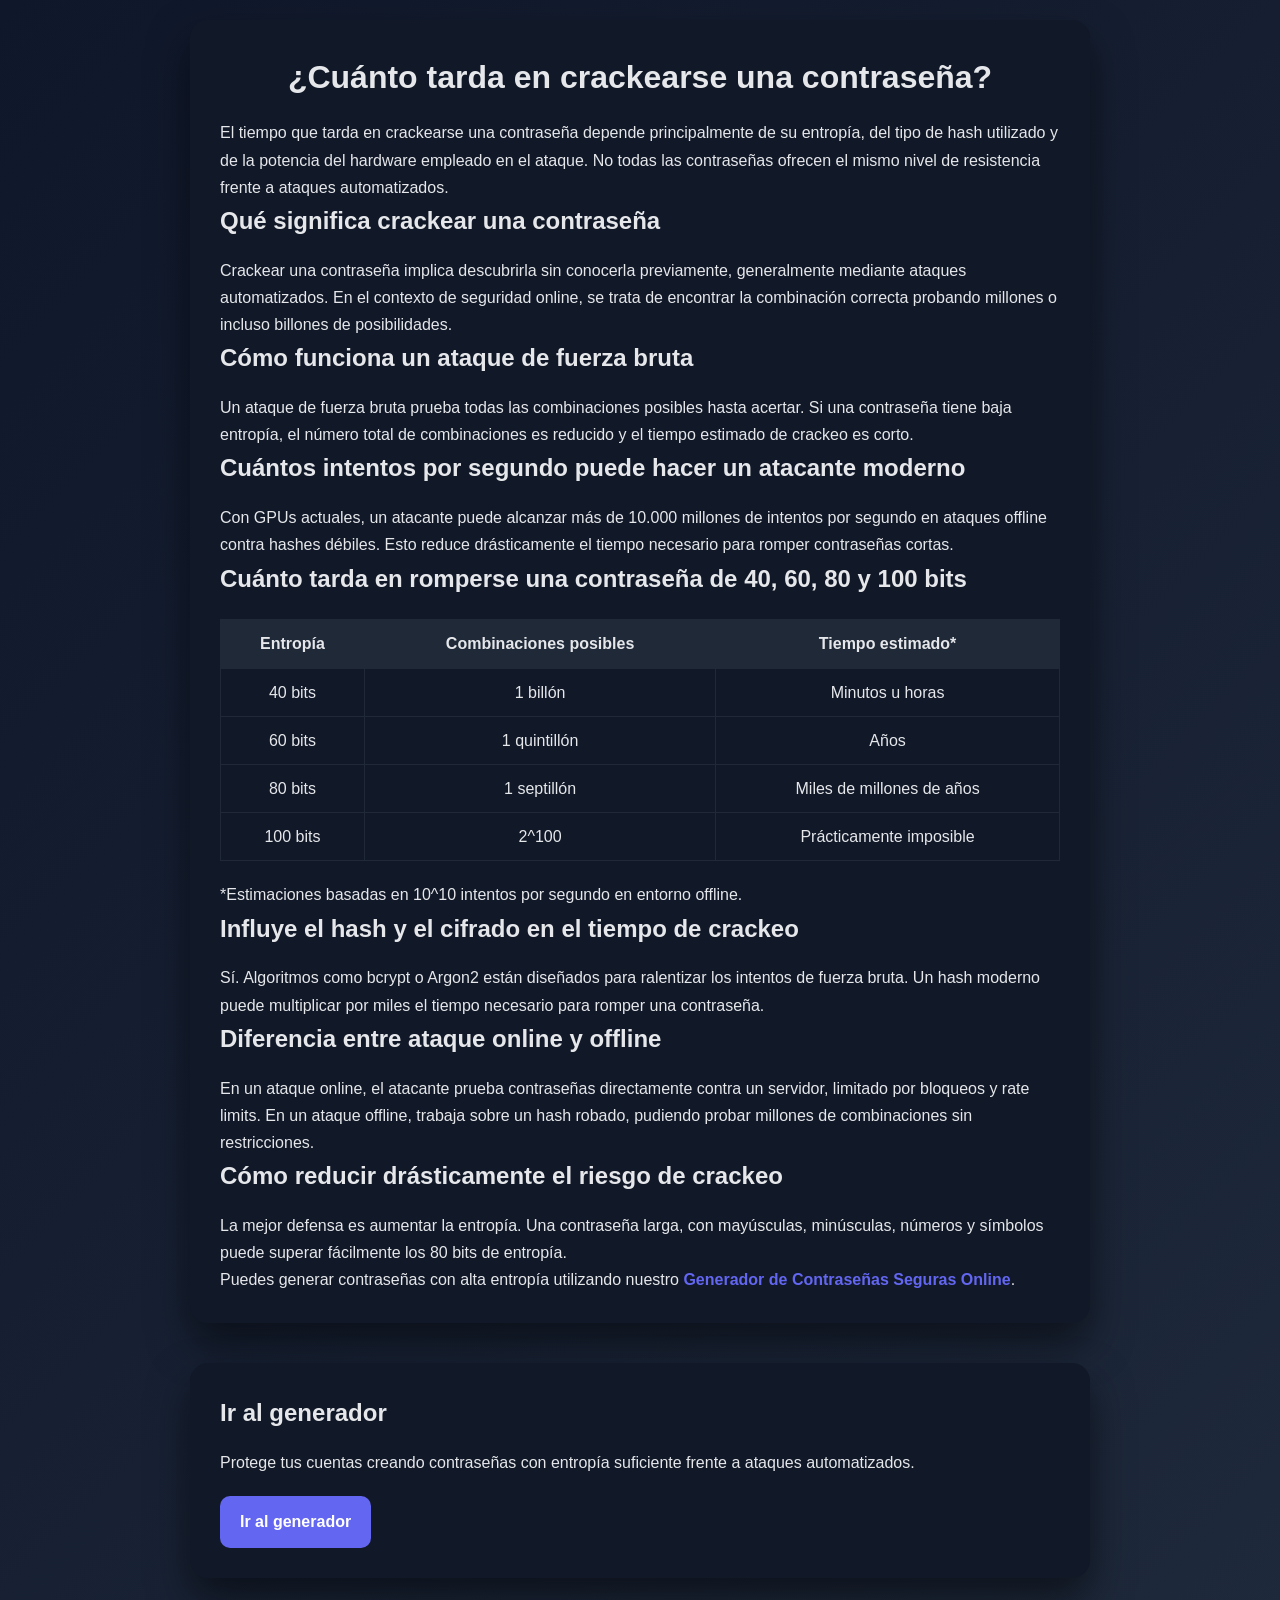
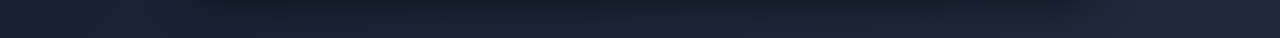
<file: cuanto-tarda-en-crackearse-una-contrasena.html>
<!DOCTYPE html>
<html lang="es">
<head>
<meta charset="UTF-8">
<meta name="viewport" content="width=device-width, initial-scale=1.0">

<title>¿Cuánto tarda en crackearse una contraseña? Tiempo real de fuerza bruta explicado</title>

<meta name="description" content="Descubre cuánto tarda en crackearse una contraseña según su entropía y tipo de ataque. Analizamos fuerza bruta, GPUs modernas, cifrado, hashes y ataques automatizados con ejemplos reales.">
<meta name="keywords" content="cuanto tarda en crackearse una contraseña, tiempo fuerza bruta contraseña, cuanto tardan en hackear una contraseña, tiempo estimado crackeo contraseña, ataques automatizados contraseñas, entropía, cifrado, hash, GPUs">
<meta name="robots" content="index, follow">
<meta name="author" content="Gonzalo Ramos">

<link rel="canonical" href="https://gonsacc.github.io/passwordgenerator/cuanto-tarda-en-crackearse-una-contrasena.html">
<link rel="icon" type="image/png" sizes="192x192" href="android-chrome-192x192.png">
<link rel="icon" href="favicon.ico">
<link rel="apple-touch-icon" href="apple-touch-icon.png">
<link rel="manifest" href="site.webmanifest">

<meta property="og:type" content="article">
<meta property="og:title" content="¿Cuánto tarda en crackearse una contraseña? Explicación técnica con ejemplos reales">
<meta property="og:description" content="Analizamos el tiempo estimado de crackeo según entropía, fuerza bruta, GPUs y tipo de cifrado. Ejemplos comparativos de 40, 60, 80 y 100 bits.">
<meta property="og:url" content="https://gonsacc.github.io/passwordgenerator/cuanto-tarda-en-crackearse-una-contrasena.html">
<meta property="og:site_name" content="Generador de Contraseñas Seguras">
<meta property="og:image" content="https://gonsacc.github.io/passwordgenerator/preview.png">

<meta name="twitter:card" content="summary_large_image">
<meta name="twitter:title" content="¿Cuánto tarda en crackearse una contraseña?">
<meta name="twitter:description" content="Tiempo real estimado de fuerza bruta según entropía y potencia de hardware moderno.">
<meta name="twitter:image" content="https://gonsacc.github.io/passwordgenerator/preview.png">


<script type="application/ld+json">
{
 "@context": "https://schema.org",
 "@type": "Article",
 "headline": "¿Cuánto tarda en crackearse una contraseña?",
 "author": {
   "@type": "Person",
   "name": "Gonzalo Ramos"
 },
 "publisher": {
   "@type": "Organization",
   "name": "Generador de Contraseñas Seguras"
 },
 "datePublished": "2026-01-01",
 "dateModified": "2026-01-01",
 "mainEntityOfPage": "https://gonsacc.github.io/passwordgenerator/cuanto-tarda-en-crackearse-una-contrasena.html"
}
</script>

<script type="application/ld+json">
{
 "@context": "https://schema.org",
 "@type": "FAQPage",
 "mainEntity": [{
   "@type": "Question",
   "name": "¿Qué es un ataque de fuerza bruta?",
   "acceptedAnswer": {
     "@type": "Answer",
     "text": "Es un método automatizado que prueba todas las combinaciones posibles hasta encontrar la contraseña correcta."
   }
 },{
   "@type": "Question",
   "name": "¿Influye la tarjeta gráfica en el tiempo de crackeo?",
   "acceptedAnswer": {
     "@type": "Answer",
     "text": "Sí. Las GPUs modernas pueden realizar miles de millones de intentos por segundo en ataques offline."
   }
 },{
   "@type": "Question",
   "name": "¿Es lo mismo hackear que crackear?",
   "acceptedAnswer": {
     "@type": "Answer",
     "text": "No exactamente. Crackear se refiere específicamente a romper una contraseña mediante técnicas automatizadas."
   }
 },{
   "@type": "Question",
   "name": "¿El cifrado protege totalmente mi contraseña?",
   "acceptedAnswer": {
     "@type": "Answer",
     "text": "Depende del algoritmo y si se usa hashing con sal. Un cifrado débil puede romperse mucho más rápido."
   }
 }]
}
</script>

<style>
:root{
 --bg1:#0f172a;
 --bg2:#1e293b;
 --card:#111827;
 --accent:#6366f1;
 --text:#e5e7eb;
 --muted:#9ca3af;
}
*{box-sizing:border-box;margin:0;padding:0}

html, body {
  overscroll-behavior: none;
}

html {
  height: 100%;
  background-color: #0f172a;
}
body{
 font-family:-apple-system,BlinkMacSystemFont,"Segoe UI",Roboto,Arial,sans-serif;
 background-color:#0f172a;
 background:linear-gradient(135deg,var(--bg1),var(--bg2));
 color:var(--text);
 padding:20px;
 line-height:1.7;

 min-height:100vh;
 min-height:100dvh;
 min-height:-webkit-fill-available;
}
.container{max-width:900px;margin:auto}
.card{
 background:var(--card);
 padding:30px;
 border-radius:18px;
 margin-bottom:40px;
 box-shadow:0 20px 40px rgba(0,0,0,.5);
}
h1,h2{margin-bottom:15px}
h1{text-align:center}
table{
 width:100%;
 border-collapse:collapse;
 margin:20px 0;
}
th,td{
 border:1px solid #1f2937;
 padding:10px;
 text-align:center;
}
th{background:#1f2937}
a{color:var(--accent);text-decoration:none;font-weight:600}
.button{
 display:inline-block;
 margin-top:20px;
 padding:12px 20px;
 background:var(--accent);
 border-radius:10px;
 color:white;
}
@media(max-width:600px){
 .card{padding:20px}
}
</style>

</head>
<body>

<div class="container">

<div class="card">
<h1>¿Cuánto tarda en crackearse una contraseña?</h1>

<p>
El tiempo que tarda en crackearse una contraseña depende principalmente de su entropía, del tipo de hash utilizado y de la potencia del hardware empleado en el ataque. No todas las contraseñas ofrecen el mismo nivel de resistencia frente a ataques automatizados.
</p>

<h2>Qué significa crackear una contraseña</h2>
<p>
Crackear una contraseña implica descubrirla sin conocerla previamente, generalmente mediante ataques automatizados. En el contexto de seguridad online, se trata de encontrar la combinación correcta probando millones o incluso billones de posibilidades.
</p>

<h2>Cómo funciona un ataque de fuerza bruta</h2>
<p>
Un ataque de fuerza bruta prueba todas las combinaciones posibles hasta acertar. Si una contraseña tiene baja entropía, el número total de combinaciones es reducido y el tiempo estimado de crackeo es corto.
</p>

<h2>Cuántos intentos por segundo puede hacer un atacante moderno</h2>
<p>
Con GPUs actuales, un atacante puede alcanzar más de 10.000 millones de intentos por segundo en ataques offline contra hashes débiles. Esto reduce drásticamente el tiempo necesario para romper contraseñas cortas.
</p>

<h2>Cuánto tarda en romperse una contraseña de 40, 60, 80 y 100 bits</h2>

<table>
<tr>
<th>Entropía</th>
<th>Combinaciones posibles</th>
<th>Tiempo estimado*</th>
</tr>
<tr>
<td>40 bits</td>
<td>1 billón</td>
<td>Minutos u horas</td>
</tr>
<tr>
<td>60 bits</td>
<td>1 quintillón</td>
<td>Años</td>
</tr>
<tr>
<td>80 bits</td>
<td>1 septillón</td>
<td>Miles de millones de años</td>
</tr>
<tr>
<td>100 bits</td>
<td>2^100</td>
<td>Prácticamente imposible</td>
</tr>
</table>

<p>
*Estimaciones basadas en 10^10 intentos por segundo en entorno offline.
</p>

<h2>Influye el hash y el cifrado en el tiempo de crackeo</h2>
<p>
Sí. Algoritmos como bcrypt o Argon2 están diseñados para ralentizar los intentos de fuerza bruta. Un hash moderno puede multiplicar por miles el tiempo necesario para romper una contraseña.
</p>

<h2>Diferencia entre ataque online y offline</h2>
<p>
En un ataque online, el atacante prueba contraseñas directamente contra un servidor, limitado por bloqueos y rate limits. En un ataque offline, trabaja sobre un hash robado, pudiendo probar millones de combinaciones sin restricciones.
</p>

<h2>Cómo reducir drásticamente el riesgo de crackeo</h2>
<p>
La mejor defensa es aumentar la entropía. Una contraseña larga, con mayúsculas, minúsculas, números y símbolos puede superar fácilmente los 80 bits de entropía.
</p>

<p>
Puedes generar contraseñas con alta entropía utilizando nuestro 
<a href="https://gonsacc.github.io/passwordgenerator/">Generador de Contraseñas Seguras Online</a>.
</p>

</div>

<div class="card">
<h2>Ir al generador</h2>
<p>
Protege tus cuentas creando contraseñas con entropía suficiente frente a ataques automatizados.
</p>
<a class="button" href="https://gonsacc.github.io/passwordgenerator/">
Ir al generador
</a>
</div>

</div>

</body>
</html>
</file>
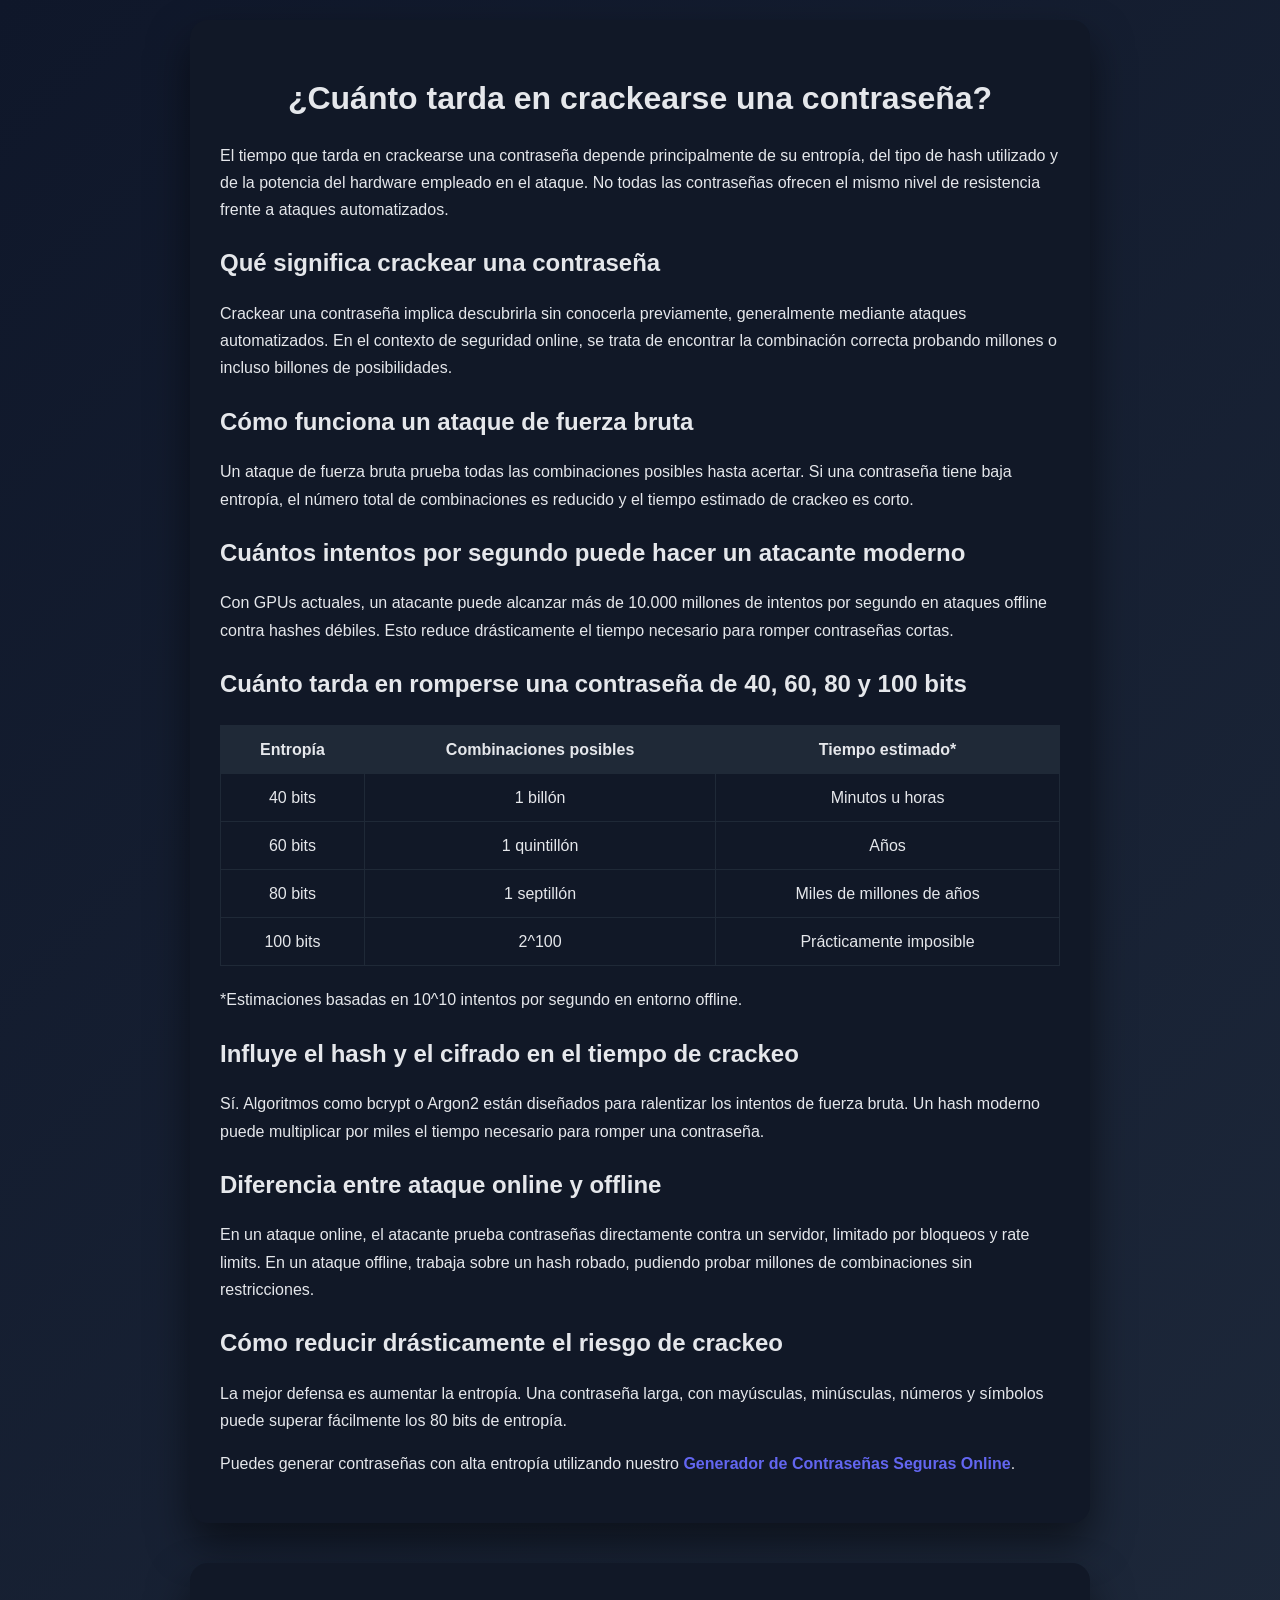
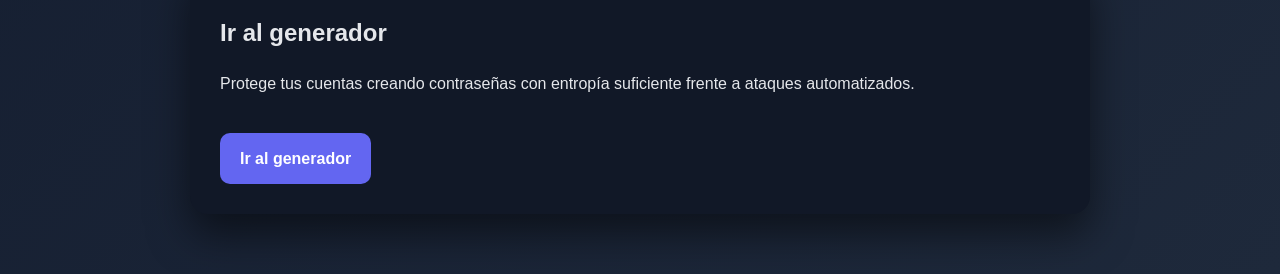
<file: cuanto-tarda-en-crackearse-una-contraseña.html>
<!DOCTYPE html>
<html lang="es">
<head>
<meta charset="UTF-8">
<meta name="viewport" content="width=device-width, initial-scale=1.0">

<title>¿Cuánto tarda en crackearse una contraseña? Tiempo real de fuerza bruta explicado</title>

<meta name="description" content="Descubre cuánto tarda en crackearse una contraseña según su entropía y tipo de ataque. Analizamos fuerza bruta, GPUs modernas, cifrado, hashes y ataques automatizados con ejemplos reales.">
<meta name="keywords" content="cuanto tarda en crackearse una contraseña, tiempo fuerza bruta contraseña, cuanto tardan en hackear una contraseña, tiempo estimado crackeo contraseña, ataques automatizados contraseñas, entropía, cifrado, hash, GPUs">
<meta name="robots" content="index, follow">
<meta name="author" content="Gonzalo Ramos">

<link rel="canonical" href="https://gonsacc.github.io/passwordgenerator/cuanto-tarda-en-crackearse-una-contraseña.html">
<link rel="icon" type="image/svg+xml" href="data:image/svg+xml,
    <svg xmlns='http://www.w3.org/2000/svg' viewBox='0 0 100 100'>
    <path fill='%236366f1' d='M50 5 L90 20 V45 C90 70 70 90 50 95 C30 90 10 70 10 45 V20 Z'/>
    <rect x='35' y='40' width='30' height='25' rx='5' fill='white'/>
    <circle cx='50' cy='52' r='5' fill='%236366f1'/>
    <rect x='48' y='52' width='4' height='10' fill='%236366f1'/>
    </svg>">
<link rel="alternate icon" type="image/png" href="favicon.png">

<meta property="og:type" content="article">
<meta property="og:title" content="¿Cuánto tarda en crackearse una contraseña? Explicación técnica con ejemplos reales">
<meta property="og:description" content="Analizamos el tiempo estimado de crackeo según entropía, fuerza bruta, GPUs y tipo de cifrado. Ejemplos comparativos de 40, 60, 80 y 100 bits.">
<meta property="og:url" content="https://gonsacc.github.io/passwordgenerator/cuanto-tarda-en-crackearse-una-contraseña.html">
<meta property="og:site_name" content="Generador de Contraseñas Seguras">
<meta property="og:image" content="https://gonsacc.github.io/passwordgenerator/preview.png">

<meta name="twitter:card" content="summary_large_image">
<meta name="twitter:title" content="¿Cuánto tarda en crackearse una contraseña?">
<meta name="twitter:description" content="Tiempo real estimado de fuerza bruta según entropía y potencia de hardware moderno.">
<meta name="twitter:image" content="https://gonsacc.github.io/passwordgenerator/preview.png">

<link rel="icon" type="image/svg+xml" href="favicon.svg">
<link rel="alternate icon" type="image/png" href="favicon.png">
<link rel="apple-touch-icon" href="favicon.png">

<script type="application/ld+json">
{
 "@context": "https://schema.org",
 "@type": "Article",
 "headline": "¿Cuánto tarda en crackearse una contraseña?",
 "author": {
   "@type": "Person",
   "name": "Gonzalo Ramos"
 },
 "publisher": {
   "@type": "Organization",
   "name": "Generador de Contraseñas Seguras"
 },
 "datePublished": "2026-01-01",
 "dateModified": "2026-01-01",
 "mainEntityOfPage": "https://gonsacc.github.io/passwordgenerator/cuanto-tarda-en-crackearse-una-contraseña.html"
}
</script>

<script type="application/ld+json">
{
 "@context": "https://schema.org",
 "@type": "FAQPage",
 "mainEntity": [{
   "@type": "Question",
   "name": "¿Qué es un ataque de fuerza bruta?",
   "acceptedAnswer": {
     "@type": "Answer",
     "text": "Es un método automatizado que prueba todas las combinaciones posibles hasta encontrar la contraseña correcta."
   }
 },{
   "@type": "Question",
   "name": "¿Influye la tarjeta gráfica en el tiempo de crackeo?",
   "acceptedAnswer": {
     "@type": "Answer",
     "text": "Sí. Las GPUs modernas pueden realizar miles de millones de intentos por segundo en ataques offline."
   }
 },{
   "@type": "Question",
   "name": "¿Es lo mismo hackear que crackear?",
   "acceptedAnswer": {
     "@type": "Answer",
     "text": "No exactamente. Crackear se refiere específicamente a romper una contraseña mediante técnicas automatizadas."
   }
 },{
   "@type": "Question",
   "name": "¿El cifrado protege totalmente mi contraseña?",
   "acceptedAnswer": {
     "@type": "Answer",
     "text": "Depende del algoritmo y si se usa hashing con sal. Un cifrado débil puede romperse mucho más rápido."
   }
 }]
}
</script>

<style>
:root{
 --bg1:#0f172a;
 --bg2:#1e293b;
 --card:#111827;
 --accent:#6366f1;
 --text:#e5e7eb;
 --muted:#9ca3af;
}
body{
 font-family:-apple-system,BlinkMacSystemFont,"Segoe UI",Roboto,Arial,sans-serif;
 background:linear-gradient(135deg,var(--bg1),var(--bg2));
 color:var(--text);
 margin:0;
 padding:20px;
 line-height:1.7;
}
.container{max-width:900px;margin:auto}
.card{
 background:var(--card);
 padding:30px;
 border-radius:18px;
 margin-bottom:40px;
 box-shadow:0 20px 40px rgba(0,0,0,.5);
}
h1,h2{margin-bottom:15px}
h1{text-align:center}
table{
 width:100%;
 border-collapse:collapse;
 margin:20px 0;
}
th,td{
 border:1px solid #1f2937;
 padding:10px;
 text-align:center;
}
th{background:#1f2937}
a{color:var(--accent);text-decoration:none;font-weight:600}
.button{
 display:inline-block;
 margin-top:20px;
 padding:12px 20px;
 background:var(--accent);
 border-radius:10px;
 color:white;
}
@media(max-width:600px){
 .card{padding:20px}
}
</style>

</head>
<body>

<div class="container">

<div class="card">
<h1>¿Cuánto tarda en crackearse una contraseña?</h1>

<p>
El tiempo que tarda en crackearse una contraseña depende principalmente de su entropía, del tipo de hash utilizado y de la potencia del hardware empleado en el ataque. No todas las contraseñas ofrecen el mismo nivel de resistencia frente a ataques automatizados.
</p>

<h2>Qué significa crackear una contraseña</h2>
<p>
Crackear una contraseña implica descubrirla sin conocerla previamente, generalmente mediante ataques automatizados. En el contexto de seguridad online, se trata de encontrar la combinación correcta probando millones o incluso billones de posibilidades.
</p>

<h2>Cómo funciona un ataque de fuerza bruta</h2>
<p>
Un ataque de fuerza bruta prueba todas las combinaciones posibles hasta acertar. Si una contraseña tiene baja entropía, el número total de combinaciones es reducido y el tiempo estimado de crackeo es corto.
</p>

<h2>Cuántos intentos por segundo puede hacer un atacante moderno</h2>
<p>
Con GPUs actuales, un atacante puede alcanzar más de 10.000 millones de intentos por segundo en ataques offline contra hashes débiles. Esto reduce drásticamente el tiempo necesario para romper contraseñas cortas.
</p>

<h2>Cuánto tarda en romperse una contraseña de 40, 60, 80 y 100 bits</h2>

<table>
<tr>
<th>Entropía</th>
<th>Combinaciones posibles</th>
<th>Tiempo estimado*</th>
</tr>
<tr>
<td>40 bits</td>
<td>1 billón</td>
<td>Minutos u horas</td>
</tr>
<tr>
<td>60 bits</td>
<td>1 quintillón</td>
<td>Años</td>
</tr>
<tr>
<td>80 bits</td>
<td>1 septillón</td>
<td>Miles de millones de años</td>
</tr>
<tr>
<td>100 bits</td>
<td>2^100</td>
<td>Prácticamente imposible</td>
</tr>
</table>

<p>
*Estimaciones basadas en 10^10 intentos por segundo en entorno offline.
</p>

<h2>Influye el hash y el cifrado en el tiempo de crackeo</h2>
<p>
Sí. Algoritmos como bcrypt o Argon2 están diseñados para ralentizar los intentos de fuerza bruta. Un hash moderno puede multiplicar por miles el tiempo necesario para romper una contraseña.
</p>

<h2>Diferencia entre ataque online y offline</h2>
<p>
En un ataque online, el atacante prueba contraseñas directamente contra un servidor, limitado por bloqueos y rate limits. En un ataque offline, trabaja sobre un hash robado, pudiendo probar millones de combinaciones sin restricciones.
</p>

<h2>Cómo reducir drásticamente el riesgo de crackeo</h2>
<p>
La mejor defensa es aumentar la entropía. Una contraseña larga, con mayúsculas, minúsculas, números y símbolos puede superar fácilmente los 80 bits de entropía.
</p>

<p>
Puedes generar contraseñas con alta entropía utilizando nuestro 
<a href="https://gonsacc.github.io/passwordgenerator/">Generador de Contraseñas Seguras Online</a>.
</p>

</div>

<div class="card">
<h2>Ir al generador</h2>
<p>
Protege tus cuentas creando contraseñas con entropía suficiente frente a ataques automatizados.
</p>
<a class="button" href="https://gonsacc.github.io/passwordgenerator/">
Ir al generador
</a>
</div>

</div>

</body>
</html>
</file>
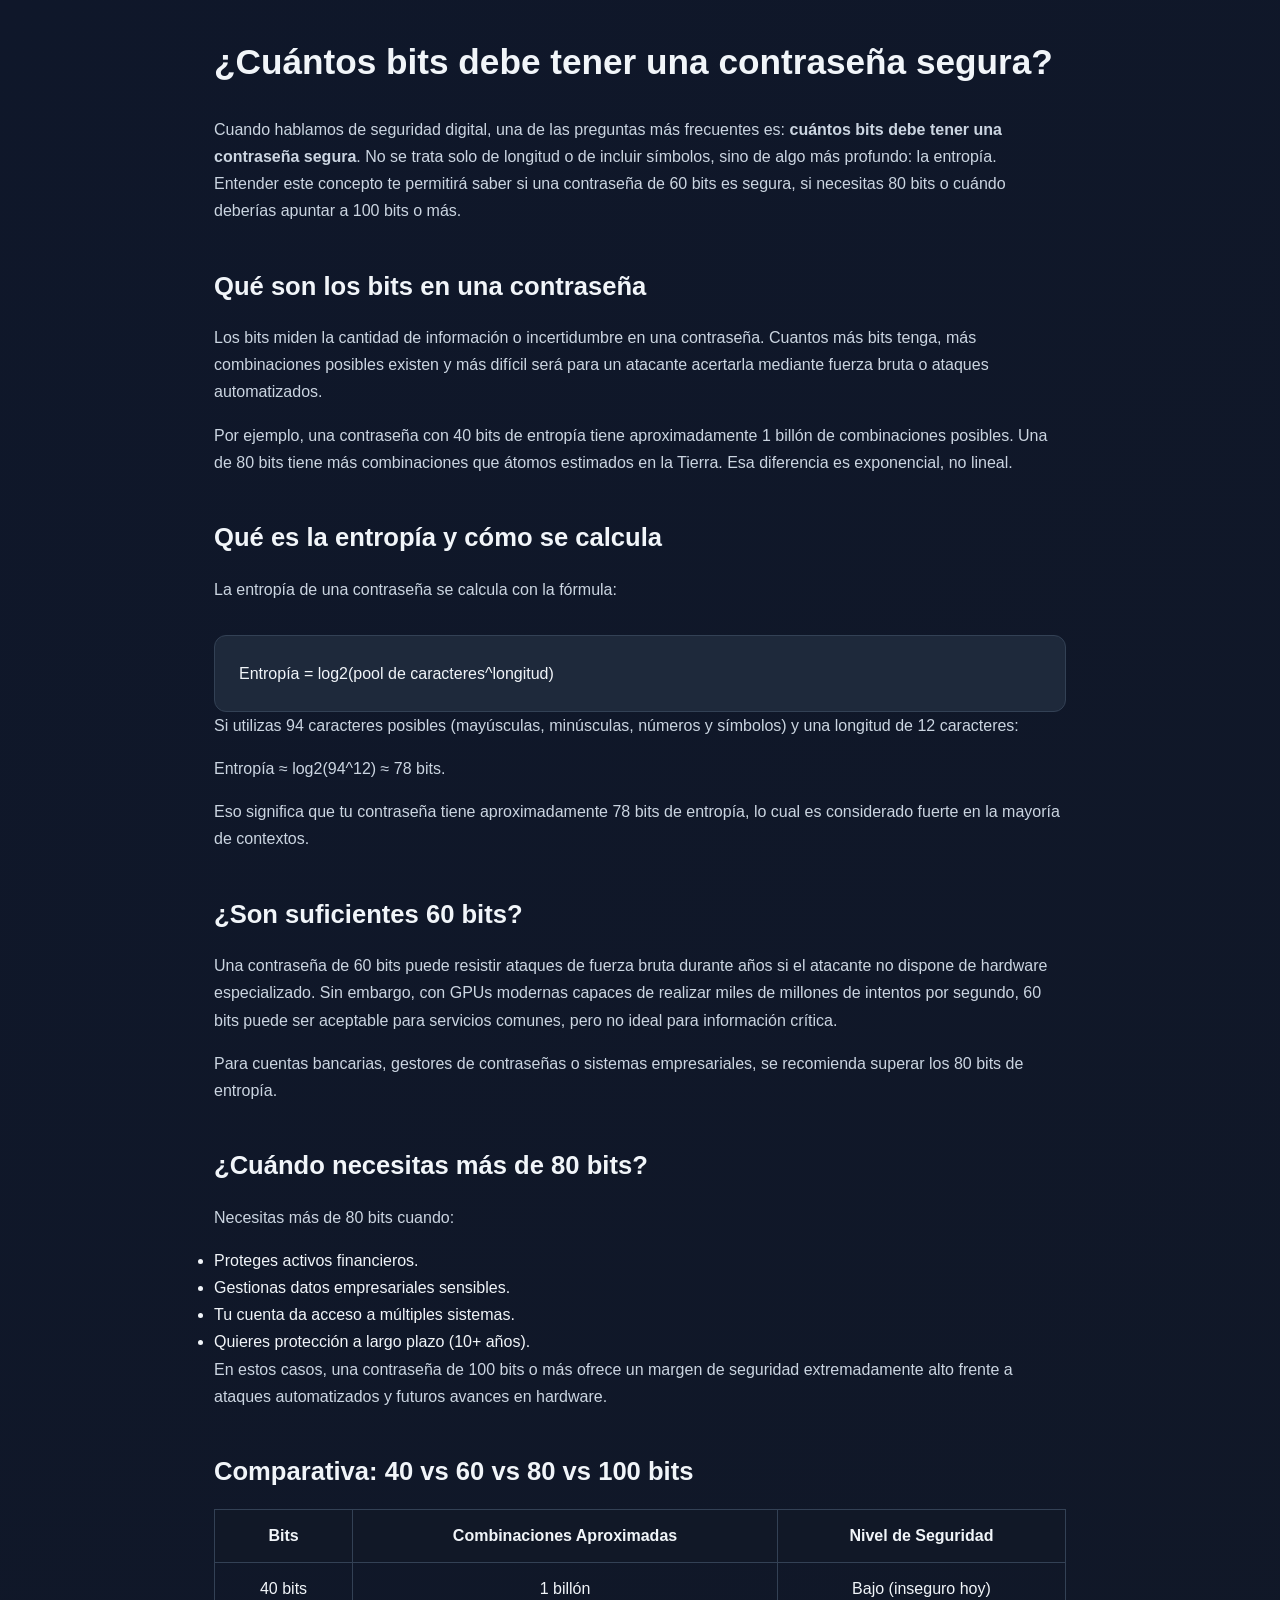
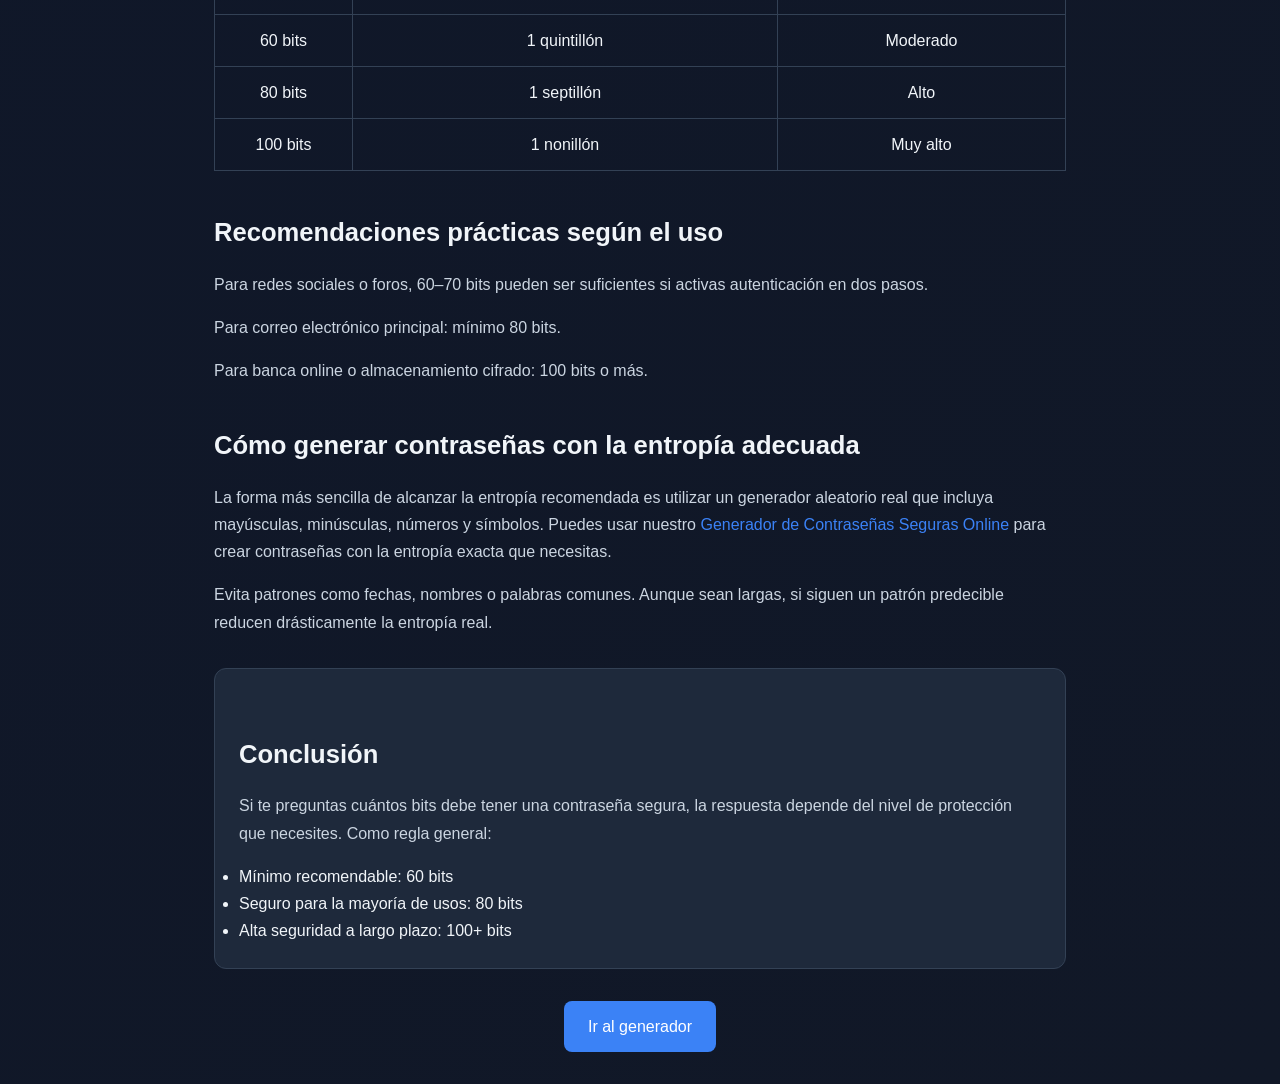
<file: cuantos-bits-debe-tener-una-contrasena-segura.html>
<!DOCTYPE html>
<html lang="es">
<head>
    <meta charset="UTF-8">
    <meta name="viewport" content="width=device-width, initial-scale=1.0">

    <title>¿Cuántos bits debe tener una contraseña segura? Entropía y niveles recomendados</title>
    <meta name="description" content="Descubre cuántos bits debe tener una contraseña segura, qué significa la entropía y si 60 u 80 bits son suficientes. Guía técnica y práctica para elegir la seguridad adecuada.">
    <meta name="keywords" content="cuantos bits debe tener una contraseña, entropía contraseña segura, bits recomendados contraseña, contraseña 60 bits es segura, contraseña 80 bits seguridad">
    <meta name="author" content="Gonzalo Ramos">
    <meta name="robots" content="index, follow">
    <link rel="canonical" href="https://gonsacc.github.io/passwordgenerator/cuantos-bits-debe-tener-una-contrasena-segura.html">
    <link rel="icon" type="image/png" sizes="192x192" href="android-chrome-192x192.png">
    <link rel="icon" href="favicon.ico">
    <link rel="apple-touch-icon" href="apple-touch-icon.png">
    <link rel="manifest" href="site.webmanifest">

    <!-- Open Graph -->
    <meta property="og:type" content="article">
    <meta property="og:title" content="¿Cuántos bits debe tener una contraseña segura?">
    <meta property="og:description" content="Guía completa sobre entropía, bits recomendados y niveles reales de seguridad en contraseñas modernas.">
    <meta property="og:url" content="https://gonsacc.github.io/passwordgenerator/cuantos-bits-debe-tener-una-contrasena-segura.html">
    <meta property="og:site_name" content="Generador de Contraseñas Seguras">

    <!-- Twitter -->
    <meta name="twitter:card" content="summary_large_image">
    <meta name="twitter:title" content="¿Cuántos bits debe tener una contraseña segura?">
    <meta name="twitter:description" content="Aprende qué es la entropía y cuántos bits hacen que una contraseña sea realmente segura.">

    <style>
        :root {
            --bg-primary: #0f172a;
            --bg-secondary: #1e293b;
            --accent: #3b82f6;
            --text-primary: #f1f5f9;
            --text-secondary: #cbd5e1;
            --border: #334155;
        }

        * {
            box-sizing: border-box;
            margin: 0;
            padding: 0;
        }

        html, body {
        overscroll-behavior: none;
        }
        
        html {
            height: 100%;
            background-color: #0f172a;
        }

        body {
        font-family: -apple-system, BlinkMacSystemFont, "Segoe UI", Roboto, sans-serif;
        background-color: #0f172a;
        background: linear-gradient(135deg, #0f172a, #111827);
        color: var(--text-primary);
        line-height: 1.7;
    
        min-height:100vh;
        min-height:100dvh;
        min-height:-webkit-fill-available;
        }

        .container {
            max-width: 900px;
            margin: auto;
            padding: 2rem 1.5rem;
        }

        h1 {
            font-size: 2.2rem;
            margin-bottom: 1.5rem;
        }

        h2 {
            margin-top: 2.5rem;
            margin-bottom: 1rem;
            font-size: 1.6rem;
            color: var(--text-primary);
        }

        p {
            margin-bottom: 1rem;
            color: var(--text-secondary);
        }

        .card {
            background: var(--bg-secondary);
            padding: 1.5rem;
            border-radius: 12px;
            border: 1px solid var(--border);
            margin-top: 2rem;
        }

        table {
            width: 100%;
            border-collapse: collapse;
            margin-top: 1rem;
        }

        th, td {
            padding: 0.75rem;
            border: 1px solid var(--border);
            text-align: center;
        }

        th {
            background-color: #111827;
        }

        a {
            color: var(--accent);
            text-decoration: none;
        }

        .button-back {
            display: inline-block;
            margin-top: 2rem;
            padding: 0.75rem 1.5rem;
            background: var(--accent);
            color: white;
            border-radius: 8px;
            transition: 0.3s ease;
        }

        .button-back:hover {
            opacity: 0.85;
        }

        @media (max-width: 600px) {
            h1 {
                font-size: 1.8rem;
            }
            h2 {
                font-size: 1.4rem;
            }
        }
    </style>

    <!-- Schema Article -->
    <script type="application/ld+json">
    {
      "@context": "https://schema.org",
      "@type": "Article",
      "headline": "¿Cuántos bits debe tener una contraseña segura?",
      "author": {
        "@type": "Person",
        "name": "Gonzalo Ramos"
      },
      "publisher": {
        "@type": "Organization",
        "name": "Generador de Contraseñas Seguras"
      },
      "mainEntityOfPage": "https://gonsacc.github.io/passwordgenerator/cuantos-bits-debe-tener-una-contrasena-segura.html",
      "description": "Guía completa sobre cuántos bits debe tener una contraseña segura y cómo calcular la entropía."
    }
    </script>

    <!-- Schema FAQ -->
    <script type="application/ld+json">
    {
      "@context": "https://schema.org",
      "@type": "FAQPage",
      "mainEntity": [{
        "@type": "Question",
        "name": "¿Es suficiente una contraseña de 60 bits?",
        "acceptedAnswer": {
          "@type": "Answer",
          "text": "Para la mayoría de servicios online, 60 bits pueden ser suficientes si la contraseña es única y bien generada, pero para alta seguridad se recomienda 80 bits o más."
        }
      },{
        "@type": "Question",
        "name": "¿Cuántos bits recomiendan los expertos en seguridad?",
        "acceptedAnswer": {
          "@type": "Answer",
          "text": "Generalmente se recomienda un mínimo de 80 bits de entropía para contraseñas críticas y más de 100 bits para máxima protección."
        }
      },{
        "@type": "Question",
        "name": "¿Más longitud siempre significa más bits?",
        "acceptedAnswer": {
          "@type": "Answer",
          "text": "Sí, siempre que se utilice un conjunto amplio de caracteres. La entropía aumenta cuando crece la longitud y la variedad del pool de caracteres."
        }
      },{
        "@type": "Question",
        "name": "¿Qué pasa si reutilizo una contraseña de alta entropía?",
        "acceptedAnswer": {
          "@type": "Answer",
          "text": "Reutilizar contraseñas reduce drásticamente la seguridad, incluso si tienen alta entropía, porque una filtración compromete todos los servicios."
        }
      }]
    }
    </script>
</head>

<body>
    <div class="container">
        <h1>¿Cuántos bits debe tener una contraseña segura?</h1>

        <p>Cuando hablamos de seguridad digital, una de las preguntas más frecuentes es: <strong>cuántos bits debe tener una contraseña segura</strong>. No se trata solo de longitud o de incluir símbolos, sino de algo más profundo: la entropía. Entender este concepto te permitirá saber si una contraseña de 60 bits es segura, si necesitas 80 bits o cuándo deberías apuntar a 100 bits o más.</p>

        <h2>Qué son los bits en una contraseña</h2>
        <p>Los bits miden la cantidad de información o incertidumbre en una contraseña. Cuantos más bits tenga, más combinaciones posibles existen y más difícil será para un atacante acertarla mediante fuerza bruta o ataques automatizados.</p>

        <p>Por ejemplo, una contraseña con 40 bits de entropía tiene aproximadamente 1 billón de combinaciones posibles. Una de 80 bits tiene más combinaciones que átomos estimados en la Tierra. Esa diferencia es exponencial, no lineal.</p>

        <h2>Qué es la entropía y cómo se calcula</h2>
        <p>La entropía de una contraseña se calcula con la fórmula:</p>

        <div class="card">
            Entropía = log2(pool de caracteres^longitud)
        </div>

        <p>Si utilizas 94 caracteres posibles (mayúsculas, minúsculas, números y símbolos) y una longitud de 12 caracteres:</p>
        <p>Entropía ≈ log2(94^12) ≈ 78 bits.</p>

        <p>Eso significa que tu contraseña tiene aproximadamente 78 bits de entropía, lo cual es considerado fuerte en la mayoría de contextos.</p>

        <h2>¿Son suficientes 60 bits?</h2>
        <p>Una contraseña de 60 bits puede resistir ataques de fuerza bruta durante años si el atacante no dispone de hardware especializado. Sin embargo, con GPUs modernas capaces de realizar miles de millones de intentos por segundo, 60 bits puede ser aceptable para servicios comunes, pero no ideal para información crítica.</p>

        <p>Para cuentas bancarias, gestores de contraseñas o sistemas empresariales, se recomienda superar los 80 bits de entropía.</p>

        <h2>¿Cuándo necesitas más de 80 bits?</h2>
        <p>Necesitas más de 80 bits cuando:</p>
        <ul>
            <li>Proteges activos financieros.</li>
            <li>Gestionas datos empresariales sensibles.</li>
            <li>Tu cuenta da acceso a múltiples sistemas.</li>
            <li>Quieres protección a largo plazo (10+ años).</li>
        </ul>

        <p>En estos casos, una contraseña de 100 bits o más ofrece un margen de seguridad extremadamente alto frente a ataques automatizados y futuros avances en hardware.</p>

        <h2>Comparativa: 40 vs 60 vs 80 vs 100 bits</h2>

        <table>
            <tr>
                <th>Bits</th>
                <th>Combinaciones Aproximadas</th>
                <th>Nivel de Seguridad</th>
            </tr>
            <tr>
                <td>40 bits</td>
                <td>1 billón</td>
                <td>Bajo (inseguro hoy)</td>
            </tr>
            <tr>
                <td>60 bits</td>
                <td>1 quintillón</td>
                <td>Moderado</td>
            </tr>
            <tr>
                <td>80 bits</td>
                <td>1 septillón</td>
                <td>Alto</td>
            </tr>
            <tr>
                <td>100 bits</td>
                <td>1 nonillón</td>
                <td>Muy alto</td>
            </tr>
        </table>

        <h2>Recomendaciones prácticas según el uso</h2>
        <p>Para redes sociales o foros, 60–70 bits pueden ser suficientes si activas autenticación en dos pasos.</p>
        <p>Para correo electrónico principal: mínimo 80 bits.</p>
        <p>Para banca online o almacenamiento cifrado: 100 bits o más.</p>

        <h2>Cómo generar contraseñas con la entropía adecuada</h2>
        <p>La forma más sencilla de alcanzar la entropía recomendada es utilizar un generador aleatorio real que incluya mayúsculas, minúsculas, números y símbolos. Puedes usar nuestro 
        <a href="https://gonsacc.github.io/passwordgenerator/">Generador de Contraseñas Seguras Online</a> 
        para crear contraseñas con la entropía exacta que necesitas.</p>

        <p>Evita patrones como fechas, nombres o palabras comunes. Aunque sean largas, si siguen un patrón predecible reducen drásticamente la entropía real.</p>

        <div class="card">
            <h2>Conclusión</h2>
            <p>Si te preguntas cuántos bits debe tener una contraseña segura, la respuesta depende del nivel de protección que necesites. Como regla general:</p>
            <ul>
                <li>Mínimo recomendable: 60 bits</li>
                <li>Seguro para la mayoría de usos: 80 bits</li>
                <li>Alta seguridad a largo plazo: 100+ bits</li>
            </ul>
        </div>

        <div style="text-align:center;">
            <a class="button-back" href="https://gonsacc.github.io/passwordgenerator/">Ir al generador</a>
        </div>
    </div>
</body>

</html>
</file>
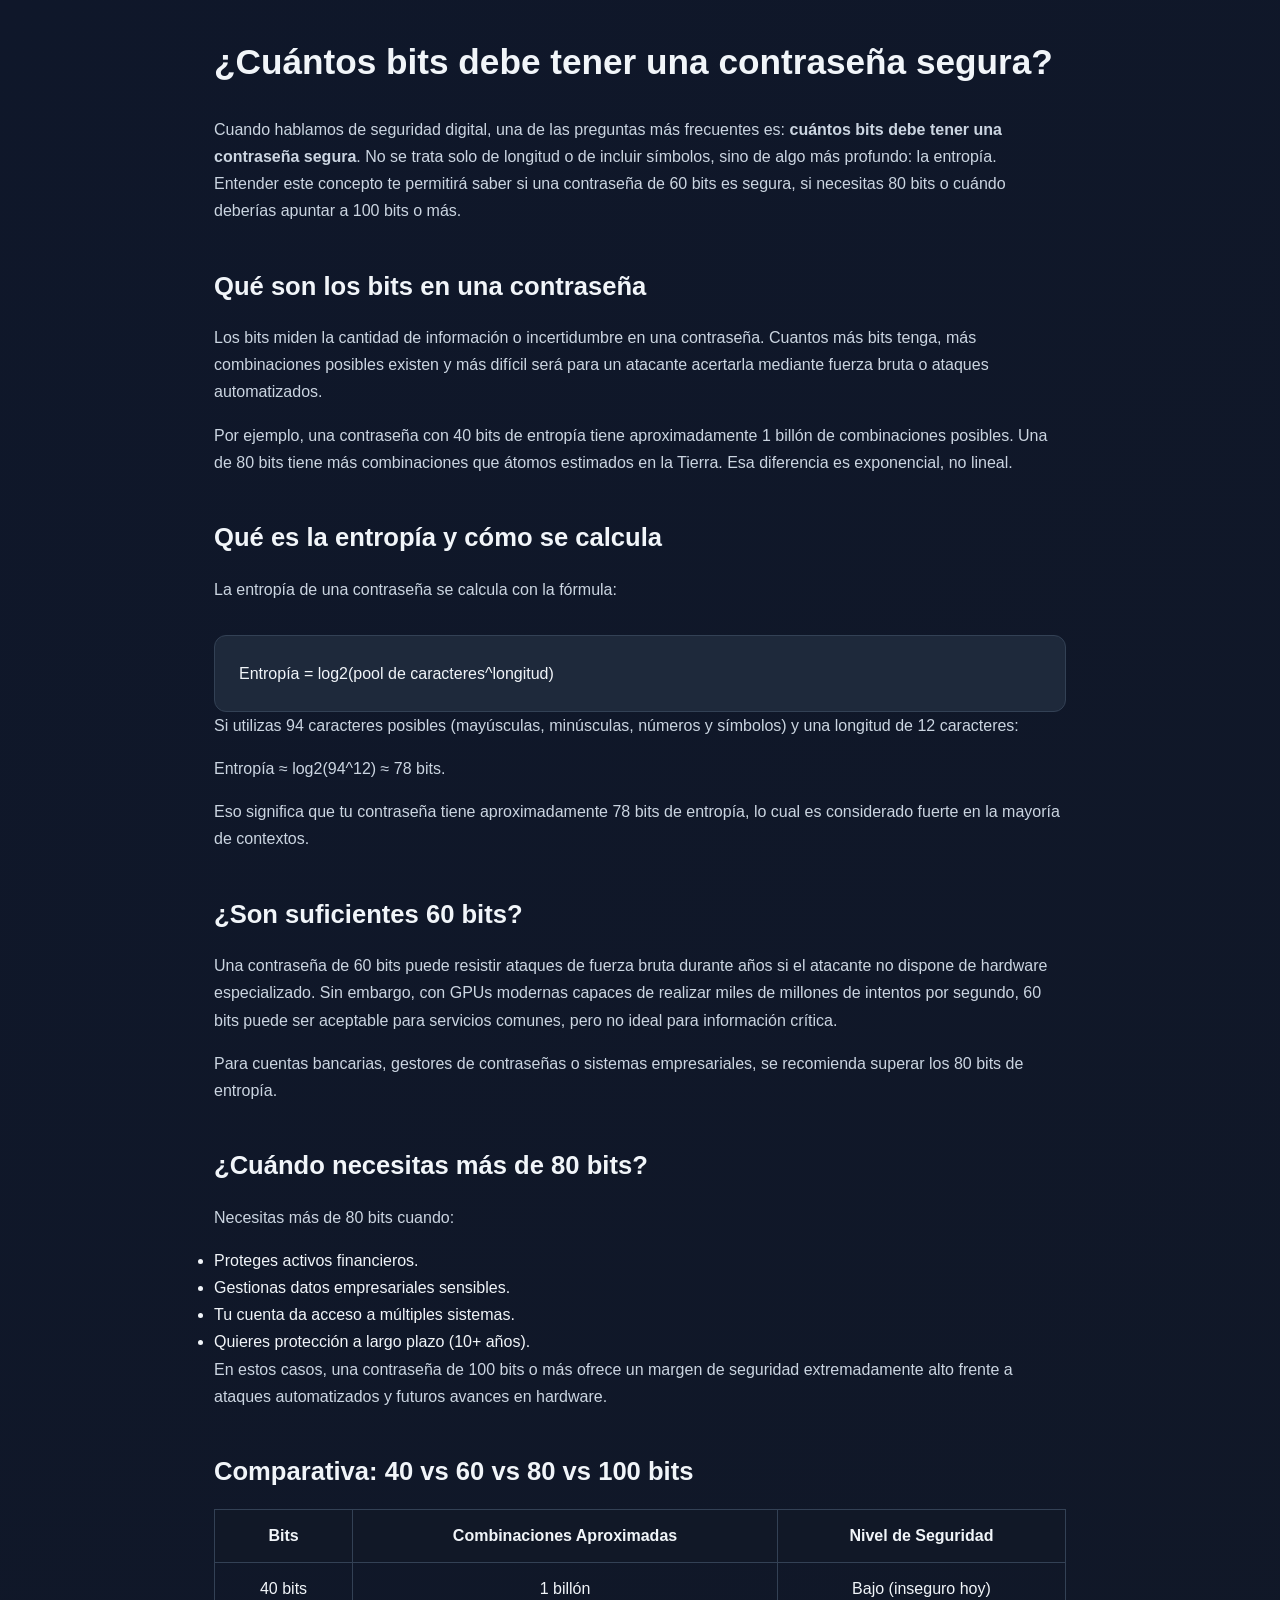
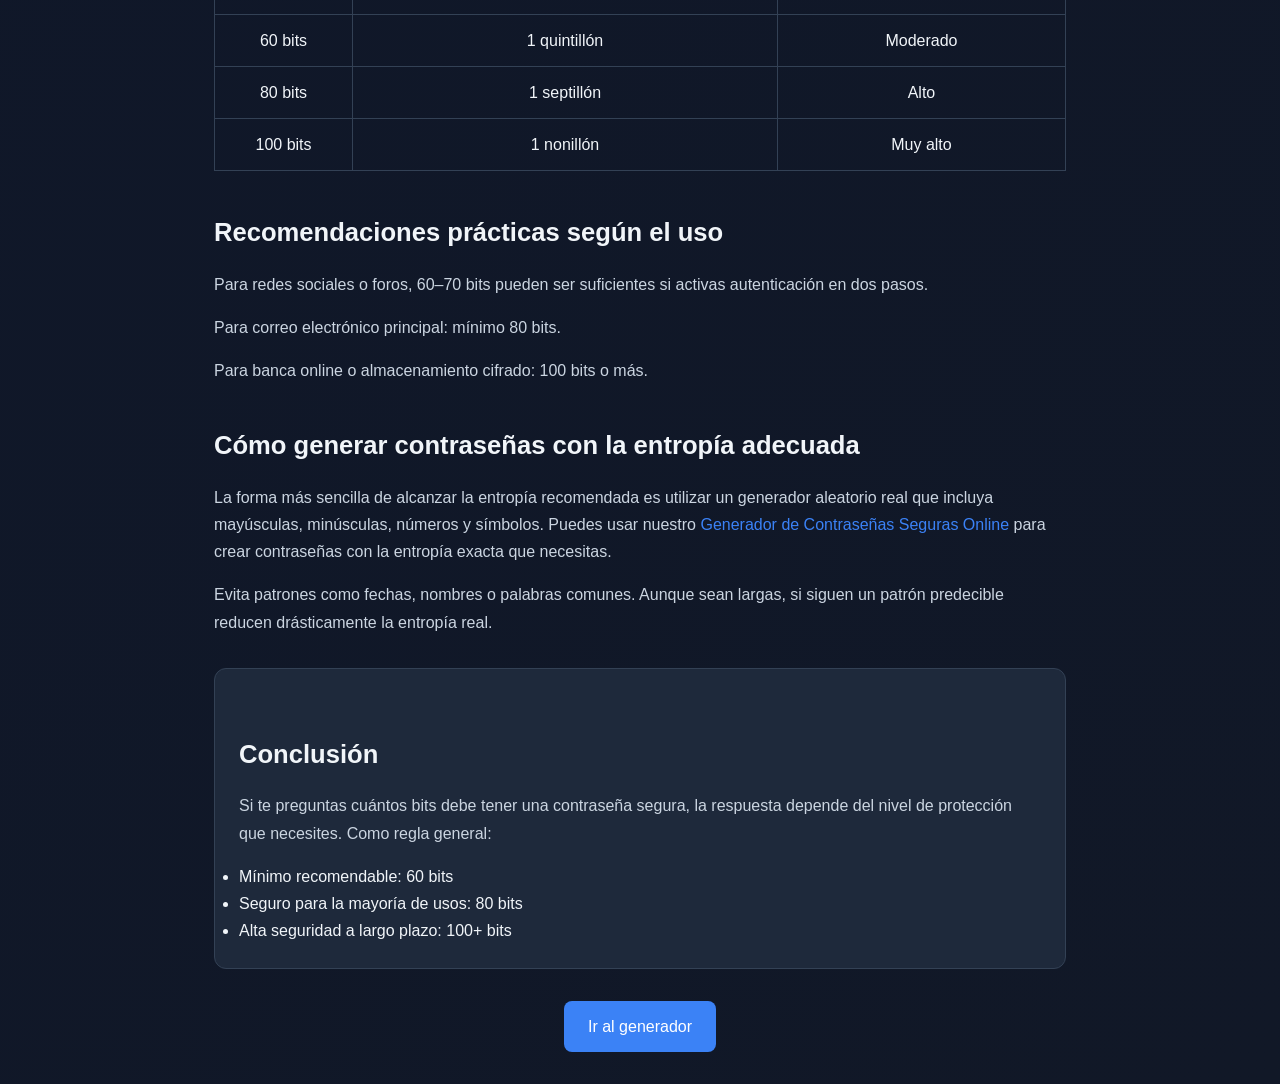
<file: cuantos-bits-debe-tener-una-contraseña-segura.html>
<!DOCTYPE html>
<html lang="es">
<head>
    <meta charset="UTF-8">
    <meta name="viewport" content="width=device-width, initial-scale=1.0">

    <title>¿Cuántos bits debe tener una contraseña segura? Entropía y niveles recomendados</title>
    <meta name="description" content="Descubre cuántos bits debe tener una contraseña segura, qué significa la entropía y si 60 u 80 bits son suficientes. Guía técnica y práctica para elegir la seguridad adecuada.">
    <meta name="keywords" content="cuantos bits debe tener una contraseña, entropía contraseña segura, bits recomendados contraseña, contraseña 60 bits es segura, contraseña 80 bits seguridad">
    <meta name="author" content="Gonzalo Ramos">
    <meta name="robots" content="index, follow">
    <link rel="canonical" href="https://gonsacc.github.io/passwordgenerator/cuantos-bits-debe-tener-una-contraseña-segura.html">
    <link rel="icon" type="image/svg+xml" href="data:image/svg+xml,
    <svg xmlns='http://www.w3.org/2000/svg' viewBox='0 0 100 100'>
    <path fill='%236366f1' d='M50 5 L90 20 V45 C90 70 70 90 50 95 C30 90 10 70 10 45 V20 Z'/>
    <rect x='35' y='40' width='30' height='25' rx='5' fill='white'/>
    <circle cx='50' cy='52' r='5' fill='%236366f1'/>
    <rect x='48' y='52' width='4' height='10' fill='%236366f1'/>
    </svg>">
    <link rel="alternate icon" type="image/png" href="favicon.png">

    <!-- Open Graph -->
    <meta property="og:type" content="article">
    <meta property="og:title" content="¿Cuántos bits debe tener una contraseña segura?">
    <meta property="og:description" content="Guía completa sobre entropía, bits recomendados y niveles reales de seguridad en contraseñas modernas.">
    <meta property="og:url" content="https://gonsacc.github.io/passwordgenerator/cuantos-bits-debe-tener-una-contraseña-segura.html">
    <meta property="og:site_name" content="Generador de Contraseñas Seguras">
    <meta property="og:image" content="https://gonsacc.github.io/passwordgenerator/preview.png">

    <!-- Twitter -->
    <meta name="twitter:card" content="summary_large_image">
    <meta name="twitter:title" content="¿Cuántos bits debe tener una contraseña segura?">
    <meta name="twitter:description" content="Aprende qué es la entropía y cuántos bits hacen que una contraseña sea realmente segura.">
    <meta name="twitter:image" content="https://gonsacc.github.io/passwordgenerator/preview.png">

    <style>
        :root {
            --bg-primary: #0f172a;
            --bg-secondary: #1e293b;
            --accent: #3b82f6;
            --text-primary: #f1f5f9;
            --text-secondary: #cbd5e1;
            --border: #334155;
        }

        * {
            box-sizing: border-box;
            margin: 0;
            padding: 0;
        }

        body {
            font-family: -apple-system, BlinkMacSystemFont, "Segoe UI", Roboto, sans-serif;
            background: linear-gradient(135deg, #0f172a, #111827);
            color: var(--text-primary);
            line-height: 1.7;
        }

        .container {
            max-width: 900px;
            margin: auto;
            padding: 2rem 1.5rem;
        }

        h1 {
            font-size: 2.2rem;
            margin-bottom: 1.5rem;
        }

        h2 {
            margin-top: 2.5rem;
            margin-bottom: 1rem;
            font-size: 1.6rem;
            color: var(--text-primary);
        }

        p {
            margin-bottom: 1rem;
            color: var(--text-secondary);
        }

        .card {
            background: var(--bg-secondary);
            padding: 1.5rem;
            border-radius: 12px;
            border: 1px solid var(--border);
            margin-top: 2rem;
        }

        table {
            width: 100%;
            border-collapse: collapse;
            margin-top: 1rem;
        }

        th, td {
            padding: 0.75rem;
            border: 1px solid var(--border);
            text-align: center;
        }

        th {
            background-color: #111827;
        }

        a {
            color: var(--accent);
            text-decoration: none;
        }

        .button-back {
            display: inline-block;
            margin-top: 2rem;
            padding: 0.75rem 1.5rem;
            background: var(--accent);
            color: white;
            border-radius: 8px;
            transition: 0.3s ease;
        }

        .button-back:hover {
            opacity: 0.85;
        }

        @media (max-width: 600px) {
            h1 {
                font-size: 1.8rem;
            }
            h2 {
                font-size: 1.4rem;
            }
        }
    </style>

    <!-- Schema Article -->
    <script type="application/ld+json">
    {
      "@context": "https://schema.org",
      "@type": "Article",
      "headline": "¿Cuántos bits debe tener una contraseña segura?",
      "author": {
        "@type": "Person",
        "name": "Gonzalo Ramos"
      },
      "publisher": {
        "@type": "Organization",
        "name": "Generador de Contraseñas Seguras"
      },
      "mainEntityOfPage": "https://gonsacc.github.io/passwordgenerator/cuantos-bits-debe-tener-una-contraseña-segura.html",
      "description": "Guía completa sobre cuántos bits debe tener una contraseña segura y cómo calcular la entropía."
    }
    </script>

    <!-- Schema FAQ -->
    <script type="application/ld+json">
    {
      "@context": "https://schema.org",
      "@type": "FAQPage",
      "mainEntity": [{
        "@type": "Question",
        "name": "¿Es suficiente una contraseña de 60 bits?",
        "acceptedAnswer": {
          "@type": "Answer",
          "text": "Para la mayoría de servicios online, 60 bits pueden ser suficientes si la contraseña es única y bien generada, pero para alta seguridad se recomienda 80 bits o más."
        }
      },{
        "@type": "Question",
        "name": "¿Cuántos bits recomiendan los expertos en seguridad?",
        "acceptedAnswer": {
          "@type": "Answer",
          "text": "Generalmente se recomienda un mínimo de 80 bits de entropía para contraseñas críticas y más de 100 bits para máxima protección."
        }
      },{
        "@type": "Question",
        "name": "¿Más longitud siempre significa más bits?",
        "acceptedAnswer": {
          "@type": "Answer",
          "text": "Sí, siempre que se utilice un conjunto amplio de caracteres. La entropía aumenta cuando crece la longitud y la variedad del pool de caracteres."
        }
      },{
        "@type": "Question",
        "name": "¿Qué pasa si reutilizo una contraseña de alta entropía?",
        "acceptedAnswer": {
          "@type": "Answer",
          "text": "Reutilizar contraseñas reduce drásticamente la seguridad, incluso si tienen alta entropía, porque una filtración compromete todos los servicios."
        }
      }]
    }
    </script>
</head>

<body>
    <div class="container">
        <h1>¿Cuántos bits debe tener una contraseña segura?</h1>

        <p>Cuando hablamos de seguridad digital, una de las preguntas más frecuentes es: <strong>cuántos bits debe tener una contraseña segura</strong>. No se trata solo de longitud o de incluir símbolos, sino de algo más profundo: la entropía. Entender este concepto te permitirá saber si una contraseña de 60 bits es segura, si necesitas 80 bits o cuándo deberías apuntar a 100 bits o más.</p>

        <h2>Qué son los bits en una contraseña</h2>
        <p>Los bits miden la cantidad de información o incertidumbre en una contraseña. Cuantos más bits tenga, más combinaciones posibles existen y más difícil será para un atacante acertarla mediante fuerza bruta o ataques automatizados.</p>

        <p>Por ejemplo, una contraseña con 40 bits de entropía tiene aproximadamente 1 billón de combinaciones posibles. Una de 80 bits tiene más combinaciones que átomos estimados en la Tierra. Esa diferencia es exponencial, no lineal.</p>

        <h2>Qué es la entropía y cómo se calcula</h2>
        <p>La entropía de una contraseña se calcula con la fórmula:</p>

        <div class="card">
            Entropía = log2(pool de caracteres^longitud)
        </div>

        <p>Si utilizas 94 caracteres posibles (mayúsculas, minúsculas, números y símbolos) y una longitud de 12 caracteres:</p>
        <p>Entropía ≈ log2(94^12) ≈ 78 bits.</p>

        <p>Eso significa que tu contraseña tiene aproximadamente 78 bits de entropía, lo cual es considerado fuerte en la mayoría de contextos.</p>

        <h2>¿Son suficientes 60 bits?</h2>
        <p>Una contraseña de 60 bits puede resistir ataques de fuerza bruta durante años si el atacante no dispone de hardware especializado. Sin embargo, con GPUs modernas capaces de realizar miles de millones de intentos por segundo, 60 bits puede ser aceptable para servicios comunes, pero no ideal para información crítica.</p>

        <p>Para cuentas bancarias, gestores de contraseñas o sistemas empresariales, se recomienda superar los 80 bits de entropía.</p>

        <h2>¿Cuándo necesitas más de 80 bits?</h2>
        <p>Necesitas más de 80 bits cuando:</p>
        <ul>
            <li>Proteges activos financieros.</li>
            <li>Gestionas datos empresariales sensibles.</li>
            <li>Tu cuenta da acceso a múltiples sistemas.</li>
            <li>Quieres protección a largo plazo (10+ años).</li>
        </ul>

        <p>En estos casos, una contraseña de 100 bits o más ofrece un margen de seguridad extremadamente alto frente a ataques automatizados y futuros avances en hardware.</p>

        <h2>Comparativa: 40 vs 60 vs 80 vs 100 bits</h2>

        <table>
            <tr>
                <th>Bits</th>
                <th>Combinaciones Aproximadas</th>
                <th>Nivel de Seguridad</th>
            </tr>
            <tr>
                <td>40 bits</td>
                <td>1 billón</td>
                <td>Bajo (inseguro hoy)</td>
            </tr>
            <tr>
                <td>60 bits</td>
                <td>1 quintillón</td>
                <td>Moderado</td>
            </tr>
            <tr>
                <td>80 bits</td>
                <td>1 septillón</td>
                <td>Alto</td>
            </tr>
            <tr>
                <td>100 bits</td>
                <td>1 nonillón</td>
                <td>Muy alto</td>
            </tr>
        </table>

        <h2>Recomendaciones prácticas según el uso</h2>
        <p>Para redes sociales o foros, 60–70 bits pueden ser suficientes si activas autenticación en dos pasos.</p>
        <p>Para correo electrónico principal: mínimo 80 bits.</p>
        <p>Para banca online o almacenamiento cifrado: 100 bits o más.</p>

        <h2>Cómo generar contraseñas con la entropía adecuada</h2>
        <p>La forma más sencilla de alcanzar la entropía recomendada es utilizar un generador aleatorio real que incluya mayúsculas, minúsculas, números y símbolos. Puedes usar nuestro 
        <a href="https://gonsacc.github.io/passwordgenerator/">Generador de Contraseñas Seguras Online</a> 
        para crear contraseñas con la entropía exacta que necesitas.</p>

        <p>Evita patrones como fechas, nombres o palabras comunes. Aunque sean largas, si siguen un patrón predecible reducen drásticamente la entropía real.</p>

        <div class="card">
            <h2>Conclusión</h2>
            <p>Si te preguntas cuántos bits debe tener una contraseña segura, la respuesta depende del nivel de protección que necesites. Como regla general:</p>
            <ul>
                <li>Mínimo recomendable: 60 bits</li>
                <li>Seguro para la mayoría de usos: 80 bits</li>
                <li>Alta seguridad a largo plazo: 100+ bits</li>
            </ul>
        </div>

        <div style="text-align:center;">
            <a class="button-back" href="https://gonsacc.github.io/passwordgenerator/">Ir al generador</a>
        </div>
    </div>
</body>

</html>
</file>
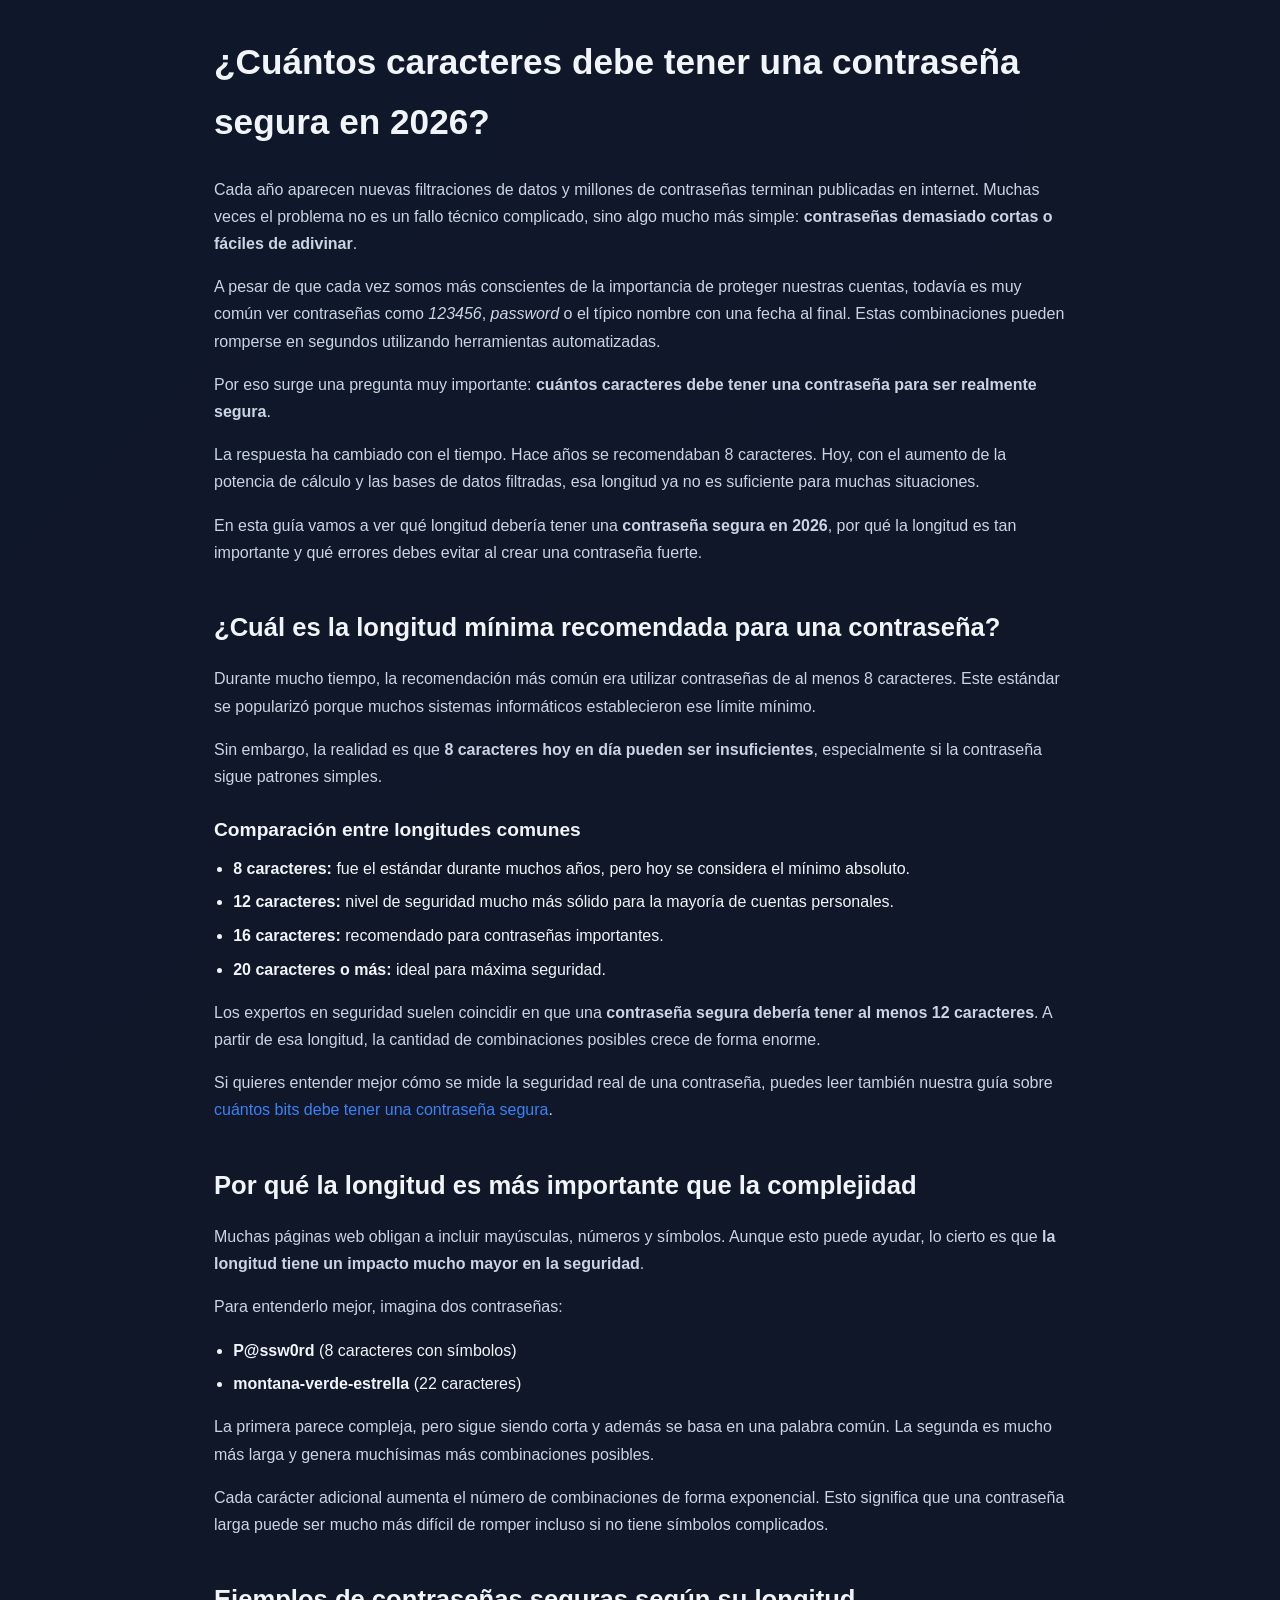
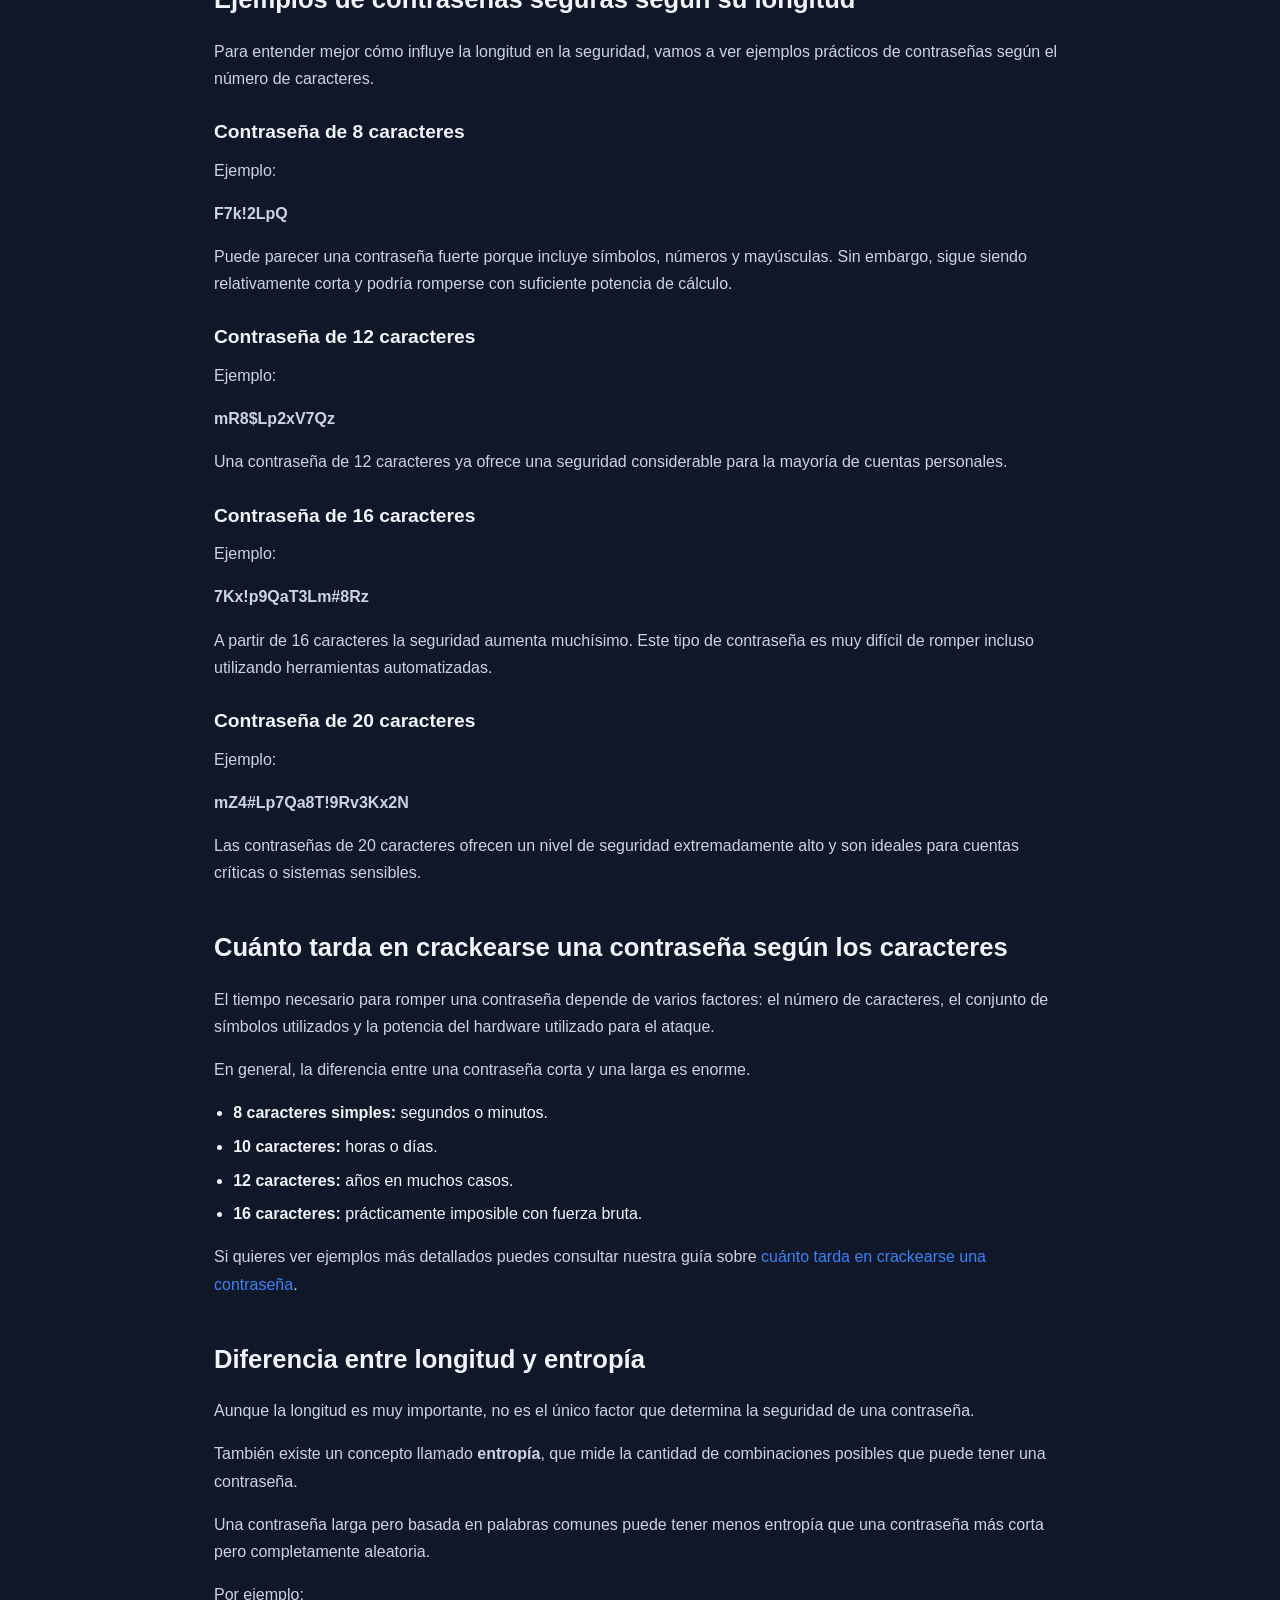
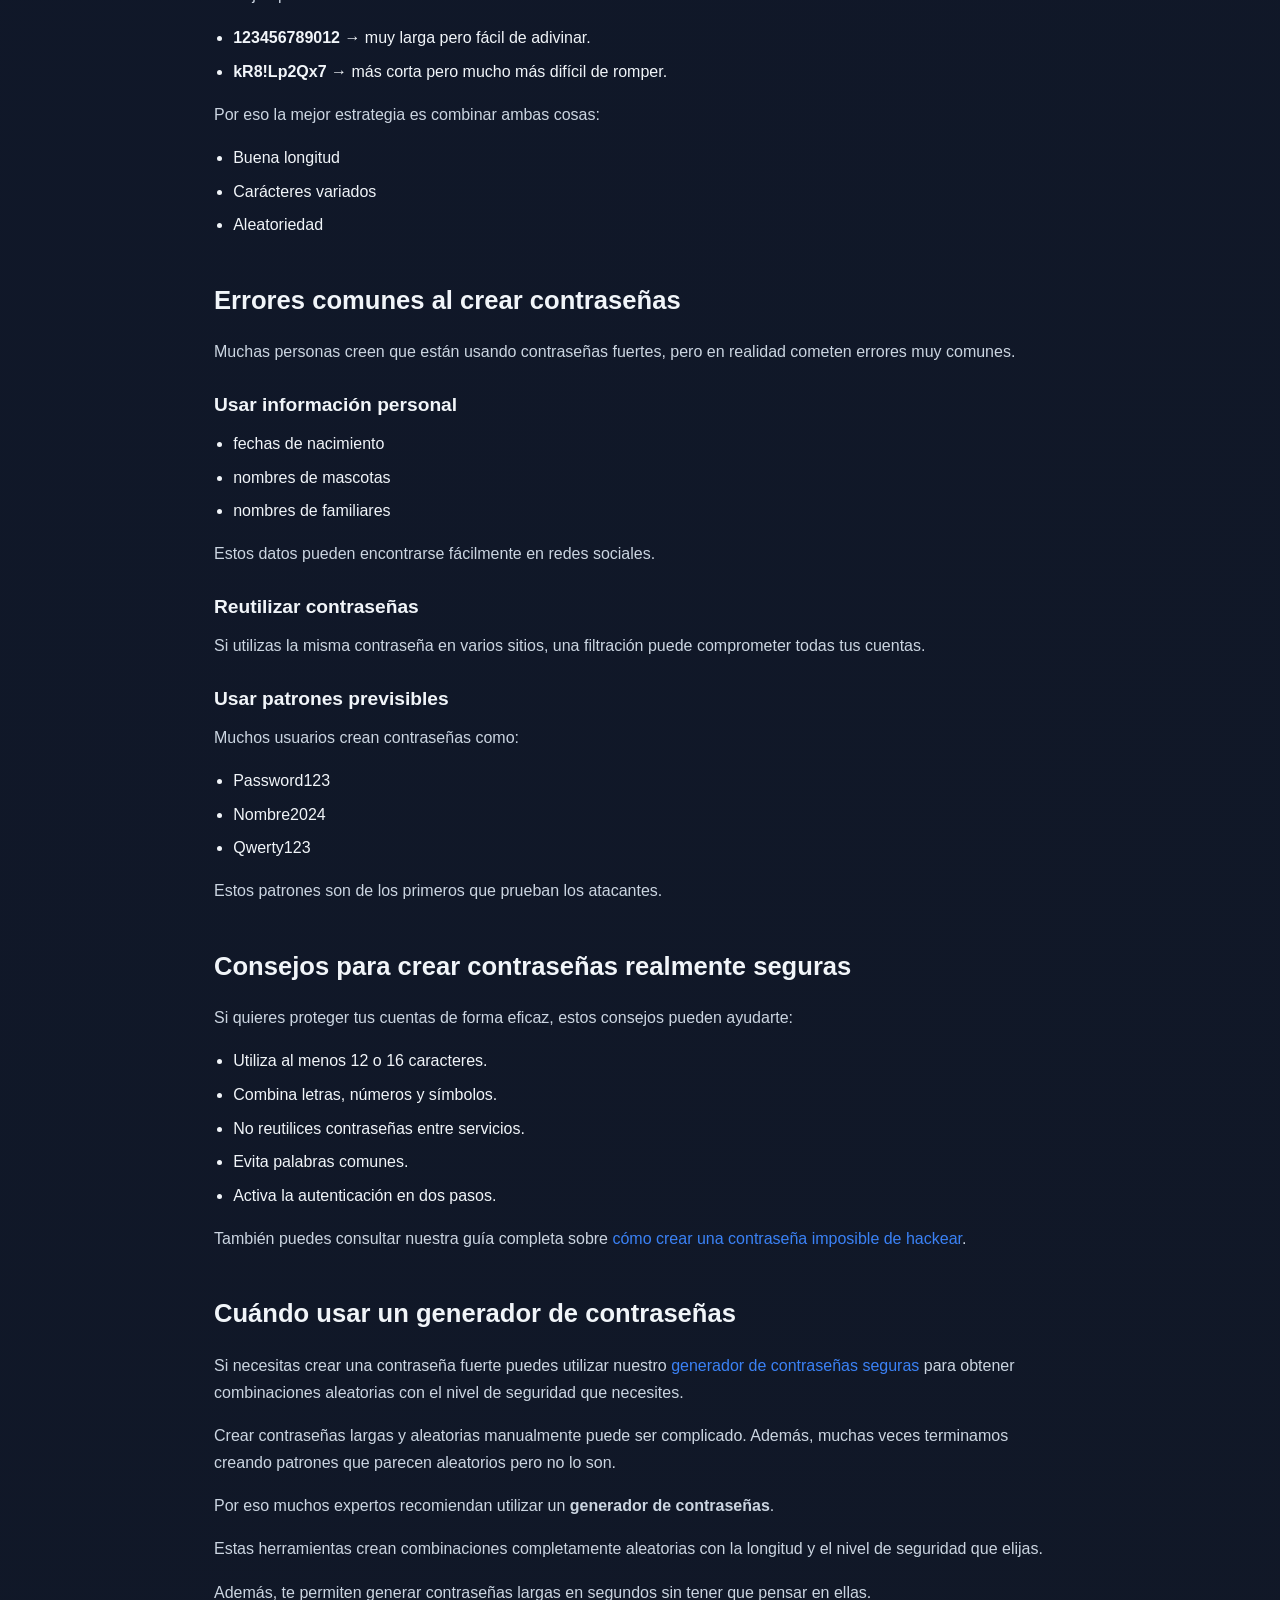
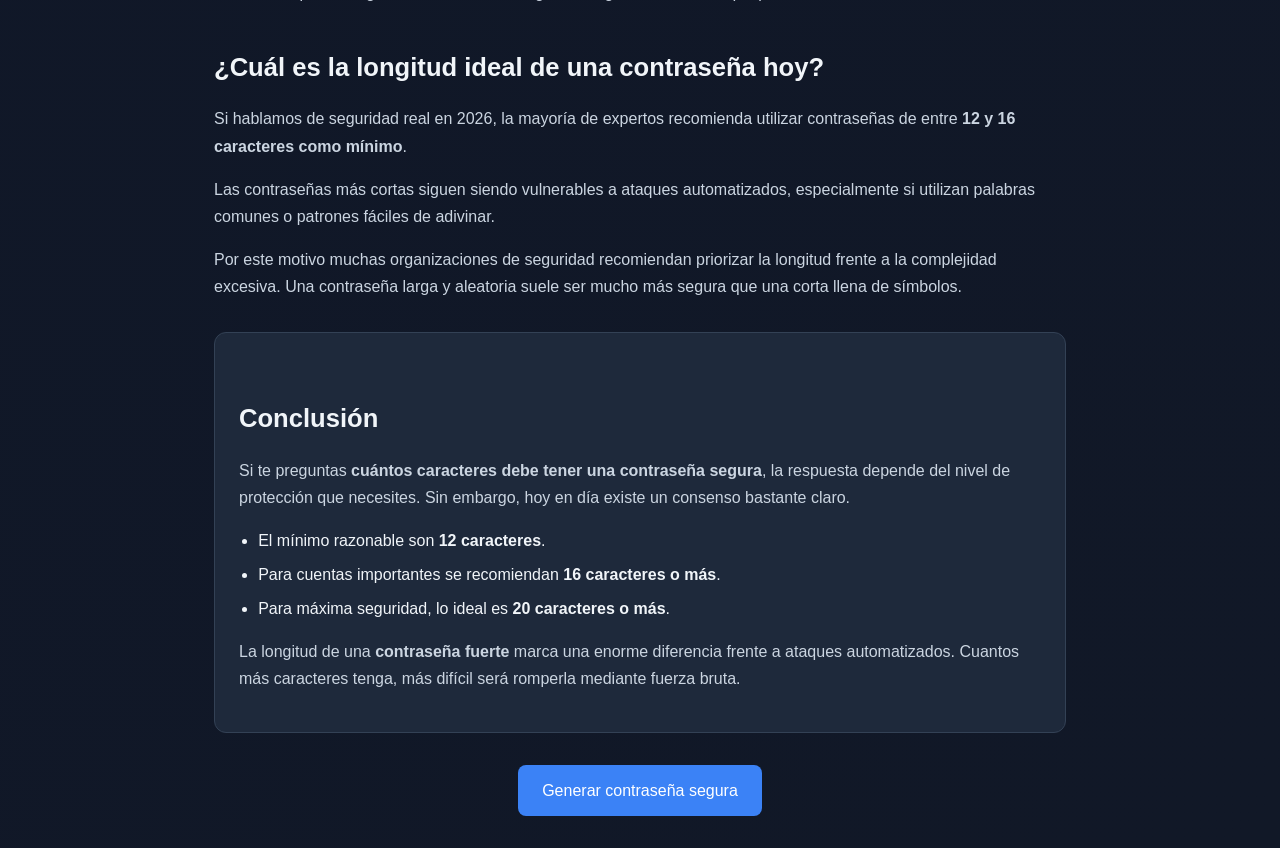
<file: cuantos-caracteres-debe-tener-una-contrasena-segura.html>
<!DOCTYPE html>
<html lang="es">
<head>
<meta charset="UTF-8">
<meta name="viewport" content="width=device-width, initial-scale=1.0">

<title>¿Cuántos caracteres debe tener una contraseña segura en 2026?</title>

<meta name="description" content="Descubre cuántos caracteres debe tener una contraseña segura en 2026, qué longitud es realmente segura y cuánto tardaría en crackearse. Guía completa y práctica.">

<meta name="keywords" content="contraseña segura, cuantos caracteres debe tener una contraseña, longitud contraseña segura, contraseña fuerte">

<meta name="author" content="Gonzalo Ramos">
<meta name="robots" content="index, follow">

<link rel="canonical" href="https://gonsacc.github.io/passwordgenerator/cuantos-caracteres-debe-tener-una-contrasena-segura.html">
<link rel="icon" type="image/png" sizes="192x192" href="android-chrome-192x192.png">
<link rel="icon" href="favicon.ico">
<link rel="apple-touch-icon" href="apple-touch-icon.png">
<link rel="manifest" href="site.webmanifest">

<style>

:root{
--bg-primary:#0f172a;
--bg-secondary:#1e293b;
--accent:#3b82f6;
--text-primary:#f1f5f9;
--text-secondary:#cbd5e1;
--border:#334155;
}

 * {
        box-sizing: border-box;
        margin: 0;
        padding: 0;
        }

    html, body {
        overscroll-behavior: none;
    }
        
    html {
            height: 100%;
            background-color: #0f172a;
    }

    body {
        font-family: -apple-system, BlinkMacSystemFont, "Segoe UI", Roboto, sans-serif;
        background-color: #0f172a;
        background: linear-gradient(135deg, #0f172a, #111827);
        color: var(--text-primary);
        line-height: 1.7;
    
        min-height:100vh;
        min-height:100dvh;
        min-height:-webkit-fill-available;
    }


.container{
max-width:900px;
margin:auto;
padding:2rem 1.5rem;
}

h1{
font-size:2.2rem;
margin-bottom:1.5rem;
}

h2{
margin-top:2.5rem;
margin-bottom:1rem;
font-size:1.6rem;
}

h3{
margin-top:1.5rem;
margin-bottom:0.5rem;
font-size:1.2rem;
}

p{
margin-bottom:1rem;
color:var(--text-secondary);
}

ul{
margin-left:1.2rem;
margin-bottom:1rem;
}

li{
margin-bottom:0.4rem;
}

.card{
background:var(--bg-secondary);
padding:1.5rem;
border-radius:12px;
border:1px solid var(--border);
margin-top:2rem;
}

a{
color:var(--accent);
text-decoration:none;
}

.button-back{
display:inline-block;
margin-top:2rem;
padding:0.75rem 1.5rem;
background:var(--accent);
color:white;
border-radius:8px;
transition:0.3s;
}

.button-back:hover{
opacity:0.85;
}

@media(max-width:600px){
h1{font-size:1.8rem;}
h2{font-size:1.4rem;}
}

</style>
</head>

<body>

<div class="container">

<h1>¿Cuántos caracteres debe tener una contraseña segura en 2026?</h1>

<p>
Cada año aparecen nuevas filtraciones de datos y millones de contraseñas terminan publicadas en internet. Muchas veces el problema no es un fallo técnico complicado, sino algo mucho más simple: <strong>contraseñas demasiado cortas o fáciles de adivinar</strong>.
</p>

<p>
A pesar de que cada vez somos más conscientes de la importancia de proteger nuestras cuentas, todavía es muy común ver contraseñas como <em>123456</em>, <em>password</em> o el típico nombre con una fecha al final. Estas combinaciones pueden romperse en segundos utilizando herramientas automatizadas.
</p>

<p>
Por eso surge una pregunta muy importante: <strong>cuántos caracteres debe tener una contraseña para ser realmente segura</strong>.
</p>

<p>
La respuesta ha cambiado con el tiempo. Hace años se recomendaban 8 caracteres. Hoy, con el aumento de la potencia de cálculo y las bases de datos filtradas, esa longitud ya no es suficiente para muchas situaciones.
</p>

<p>
En esta guía vamos a ver qué longitud debería tener una <strong>contraseña segura en 2026</strong>, por qué la longitud es tan importante y qué errores debes evitar al crear una contraseña fuerte.
</p>

<h2>¿Cuál es la longitud mínima recomendada para una contraseña?</h2>

<p>
Durante mucho tiempo, la recomendación más común era utilizar contraseñas de al menos 8 caracteres. Este estándar se popularizó porque muchos sistemas informáticos establecieron ese límite mínimo.
</p>

<p>
Sin embargo, la realidad es que <strong>8 caracteres hoy en día pueden ser insuficientes</strong>, especialmente si la contraseña sigue patrones simples.
</p>

<h3>Comparación entre longitudes comunes</h3>

<ul>
<li><strong>8 caracteres:</strong> fue el estándar durante muchos años, pero hoy se considera el mínimo absoluto.</li>
<li><strong>12 caracteres:</strong> nivel de seguridad mucho más sólido para la mayoría de cuentas personales.</li>
<li><strong>16 caracteres:</strong> recomendado para contraseñas importantes.</li>
<li><strong>20 caracteres o más:</strong> ideal para máxima seguridad.</li>
</ul>

<p>
Los expertos en seguridad suelen coincidir en que una <strong>contraseña segura debería tener al menos 12 caracteres</strong>. A partir de esa longitud, la cantidad de combinaciones posibles crece de forma enorme.
</p>

<p>
Si quieres entender mejor cómo se mide la seguridad real de una contraseña, puedes leer también nuestra guía sobre 
<a href="cuantos-bits-debe-tener-una-contrasena-segura.html">cuántos bits debe tener una contraseña segura</a>.
</p>

<h2>Por qué la longitud es más importante que la complejidad</h2>

<p>
Muchas páginas web obligan a incluir mayúsculas, números y símbolos. Aunque esto puede ayudar, lo cierto es que <strong>la longitud tiene un impacto mucho mayor en la seguridad</strong>.
</p>

<p>
Para entenderlo mejor, imagina dos contraseñas:
</p>

<ul>
<li><strong>P@ssw0rd</strong> (8 caracteres con símbolos)</li>
<li><strong>montana-verde-estrella</strong> (22 caracteres)</li>
</ul>

<p>
La primera parece compleja, pero sigue siendo corta y además se basa en una palabra común. La segunda es mucho más larga y genera muchísimas más combinaciones posibles.
</p>

<p>
Cada carácter adicional aumenta el número de combinaciones de forma exponencial. Esto significa que una contraseña larga puede ser mucho más difícil de romper incluso si no tiene símbolos complicados.
</p>

<h2>Ejemplos de contraseñas seguras según su longitud</h2>

<p>
Para entender mejor cómo influye la longitud en la seguridad, vamos a ver ejemplos prácticos de contraseñas según el número de caracteres.
</p>

<h3>Contraseña de 8 caracteres</h3>

<p>
Ejemplo:
</p>

<p><strong>F7k!2LpQ</strong></p>

<p>
Puede parecer una contraseña fuerte porque incluye símbolos, números y mayúsculas. Sin embargo, sigue siendo relativamente corta y podría romperse con suficiente potencia de cálculo.
</p>

<h3>Contraseña de 12 caracteres</h3>

<p>
Ejemplo:
</p>

<p><strong>mR8$Lp2xV7Qz</strong></p>

<p>
Una contraseña de 12 caracteres ya ofrece una seguridad considerable para la mayoría de cuentas personales.
</p>

<h3>Contraseña de 16 caracteres</h3>

<p>
Ejemplo:
</p>

<p><strong>7Kx!p9QaT3Lm#8Rz</strong></p>

<p>
A partir de 16 caracteres la seguridad aumenta muchísimo. Este tipo de contraseña es muy difícil de romper incluso utilizando herramientas automatizadas.
</p>

<h3>Contraseña de 20 caracteres</h3>

<p>
Ejemplo:
</p>

<p><strong>mZ4#Lp7Qa8T!9Rv3Kx2N</strong></p>

<p>
Las contraseñas de 20 caracteres ofrecen un nivel de seguridad extremadamente alto y son ideales para cuentas críticas o sistemas sensibles.
</p>

<h2>Cuánto tarda en crackearse una contraseña según los caracteres</h2>

<p>
El tiempo necesario para romper una contraseña depende de varios factores: el número de caracteres, el conjunto de símbolos utilizados y la potencia del hardware utilizado para el ataque.
</p>

<p>
En general, la diferencia entre una contraseña corta y una larga es enorme.
</p>

<ul>
<li><strong>8 caracteres simples:</strong> segundos o minutos.</li>
<li><strong>10 caracteres:</strong> horas o días.</li>
<li><strong>12 caracteres:</strong> años en muchos casos.</li>
<li><strong>16 caracteres:</strong> prácticamente imposible con fuerza bruta.</li>
</ul>

<p>
Si quieres ver ejemplos más detallados puedes consultar nuestra guía sobre 
<a href="cuanto-tarda-en-crackearse-una-contrasena.html">cuánto tarda en crackearse una contraseña</a>.
</p>

<h2>Diferencia entre longitud y entropía</h2>

<p>
Aunque la longitud es muy importante, no es el único factor que determina la seguridad de una contraseña.
</p>

<p>
También existe un concepto llamado <strong>entropía</strong>, que mide la cantidad de combinaciones posibles que puede tener una contraseña.
</p>

<p>
Una contraseña larga pero basada en palabras comunes puede tener menos entropía que una contraseña más corta pero completamente aleatoria.
</p>

<p>
Por ejemplo:
</p>

<ul>
<li><strong>123456789012</strong> → muy larga pero fácil de adivinar.</li>
<li><strong>kR8!Lp2Qx7</strong> → más corta pero mucho más difícil de romper.</li>
</ul>

<p>
Por eso la mejor estrategia es combinar ambas cosas:
</p>

<ul>
<li>Buena longitud</li>
<li>Carácteres variados</li>
<li>Aleatoriedad</li>
</ul>

<h2>Errores comunes al crear contraseñas</h2>

<p>
Muchas personas creen que están usando contraseñas fuertes, pero en realidad cometen errores muy comunes.
</p>

<h3>Usar información personal</h3>

<ul>
<li>fechas de nacimiento</li>
<li>nombres de mascotas</li>
<li>nombres de familiares</li>
</ul>

<p>
Estos datos pueden encontrarse fácilmente en redes sociales.
</p>

<h3>Reutilizar contraseñas</h3>

<p>
Si utilizas la misma contraseña en varios sitios, una filtración puede comprometer todas tus cuentas.
</p>

<h3>Usar patrones previsibles</h3>

<p>
Muchos usuarios crean contraseñas como:
</p>

<ul>
<li>Password123</li>
<li>Nombre2024</li>
<li>Qwerty123</li>
</ul>

<p>
Estos patrones son de los primeros que prueban los atacantes.
</p>

<h2>Consejos para crear contraseñas realmente seguras</h2>

<p>
Si quieres proteger tus cuentas de forma eficaz, estos consejos pueden ayudarte:
</p>

<ul>
<li>Utiliza al menos 12 o 16 caracteres.</li>
<li>Combina letras, números y símbolos.</li>
<li>No reutilices contraseñas entre servicios.</li>
<li>Evita palabras comunes.</li>
<li>Activa la autenticación en dos pasos.</li>
</ul>

<p>
También puedes consultar nuestra guía completa sobre 
<a href="como-crear-una-contrasena-imposible-de-hackear.html">cómo crear una contraseña imposible de hackear</a>.
</p>

<h2>Cuándo usar un generador de contraseñas</h2>

<p>
Si necesitas crear una contraseña fuerte puedes utilizar nuestro 
<a href="https://gonsacc.github.io/passwordgenerator/">generador de contraseñas seguras</a> 
para obtener combinaciones aleatorias con el nivel de seguridad que necesites.
</p>
  
<p>
Crear contraseñas largas y aleatorias manualmente puede ser complicado. Además, muchas veces terminamos creando patrones que parecen aleatorios pero no lo son.
</p>

<p>
Por eso muchos expertos recomiendan utilizar un <strong>generador de contraseñas</strong>.
</p>

<p>
Estas herramientas crean combinaciones completamente aleatorias con la longitud y el nivel de seguridad que elijas.
</p>

<p>
Además, te permiten generar contraseñas largas en segundos sin tener que pensar en ellas.
</p>

<h2>¿Cuál es la longitud ideal de una contraseña hoy?</h2>

<p>
Si hablamos de seguridad real en 2026, la mayoría de expertos recomienda utilizar contraseñas de entre <strong>12 y 16 caracteres como mínimo</strong>.
</p>

<p>
Las contraseñas más cortas siguen siendo vulnerables a ataques automatizados, especialmente si utilizan palabras comunes o patrones fáciles de adivinar.
</p>

<p>
Por este motivo muchas organizaciones de seguridad recomiendan priorizar la longitud frente a la complejidad excesiva. Una contraseña larga y aleatoria suele ser mucho más segura que una corta llena de símbolos.
</p>  
  
<div class="card">

<h2>Conclusión</h2>

<p>
Si te preguntas <strong>cuántos caracteres debe tener una contraseña segura</strong>, la respuesta depende del nivel de protección que necesites. Sin embargo, hoy en día existe un consenso bastante claro.
</p>

<ul>
<li>El mínimo razonable son <strong>12 caracteres</strong>.</li>
<li>Para cuentas importantes se recomiendan <strong>16 caracteres o más</strong>.</li>
<li>Para máxima seguridad, lo ideal es <strong>20 caracteres o más</strong>.</li>
</ul>

<p>
La longitud de una <strong>contraseña fuerte</strong> marca una enorme diferencia frente a ataques automatizados. Cuantos más caracteres tenga, más difícil será romperla mediante fuerza bruta.
</p>

</div>

<div style="text-align:center">

<a class="button-back" href="https://gonsacc.github.io/passwordgenerator/">
Generar contraseña segura
</a>

</div>

</div>

</body>
</html>
</file>
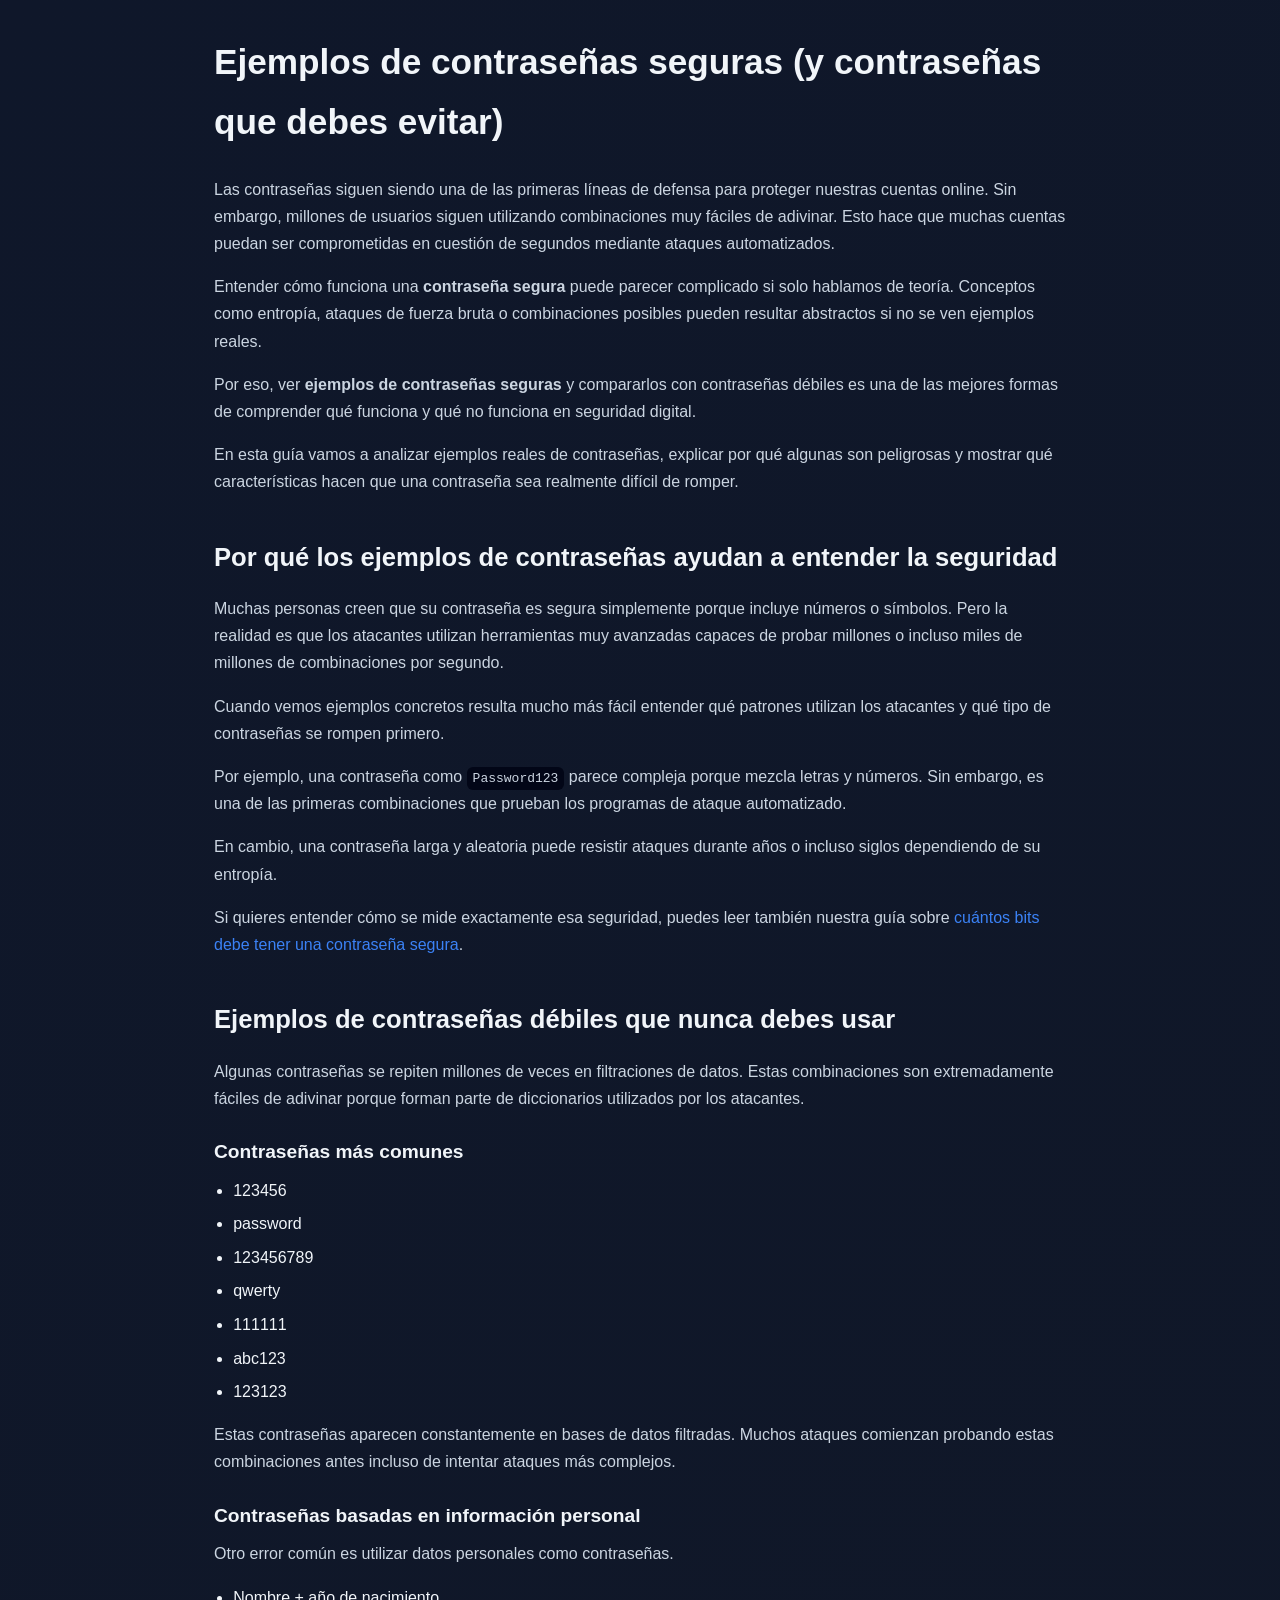
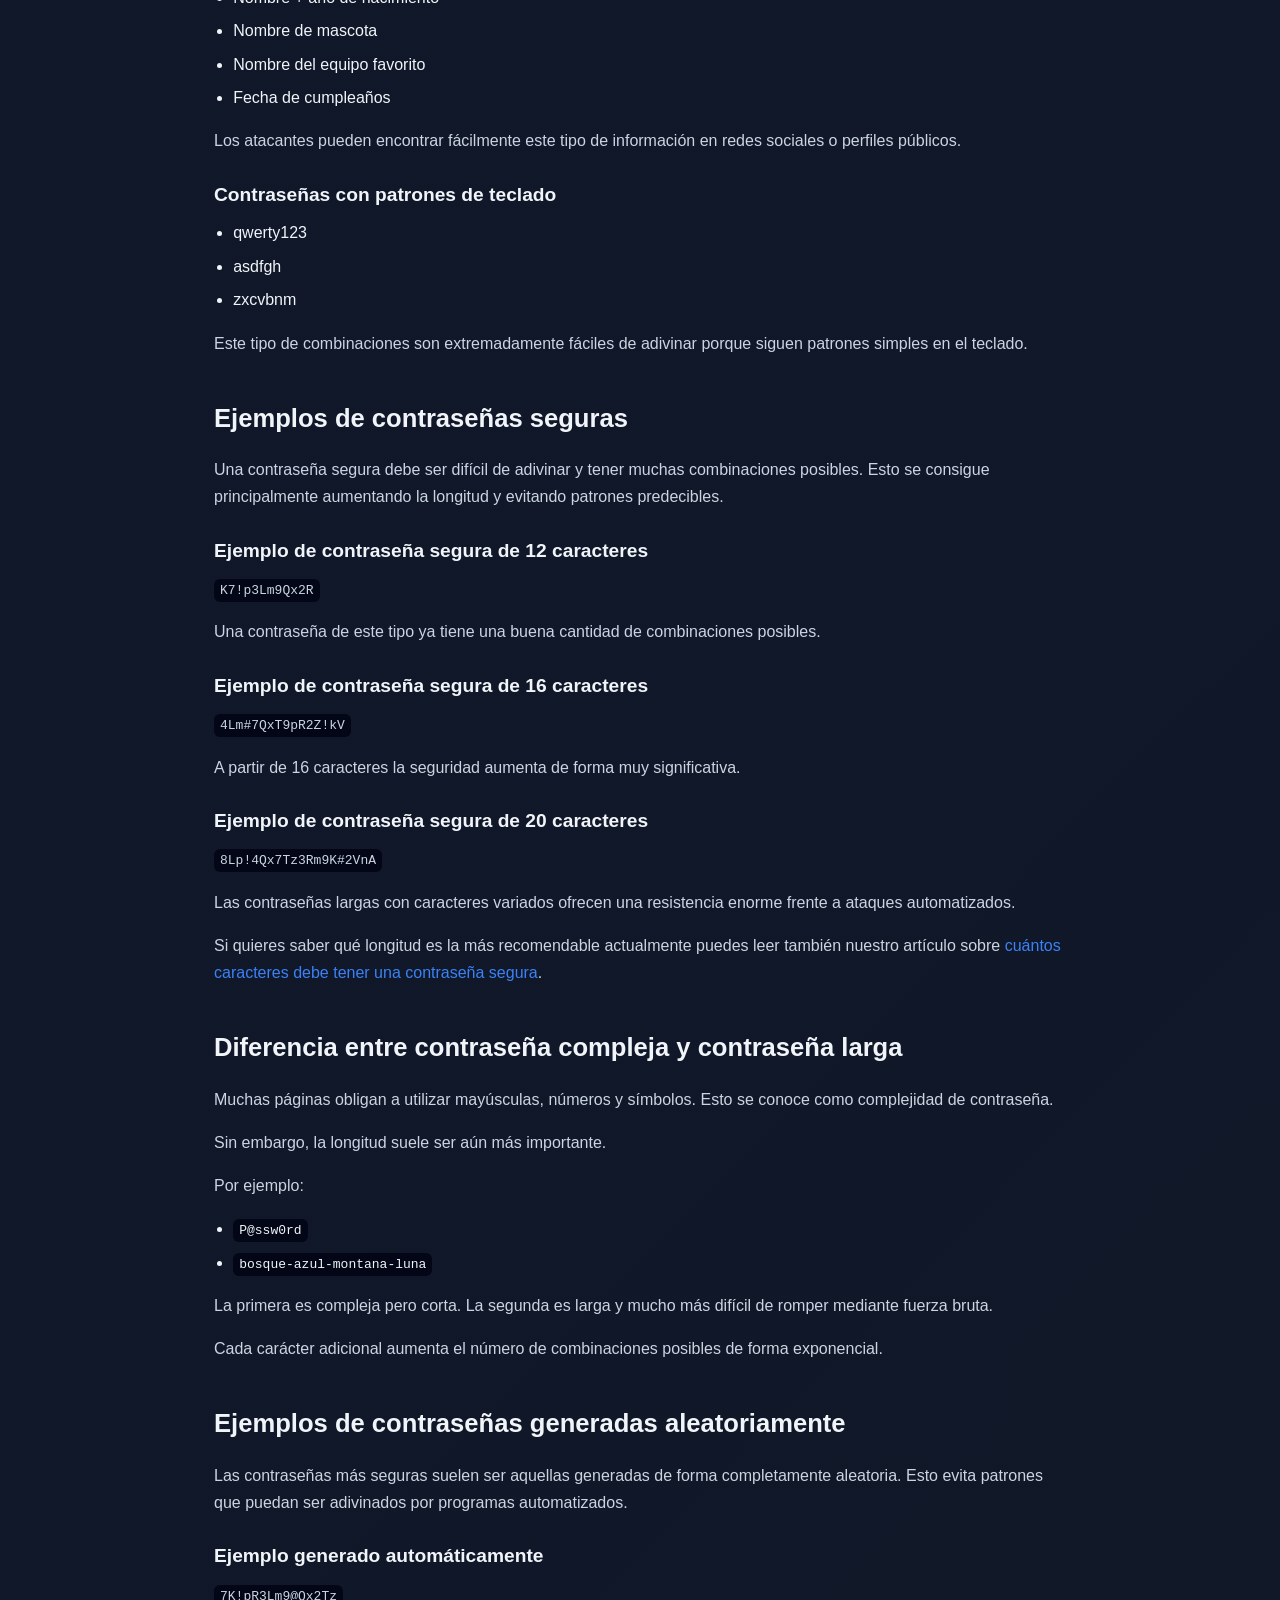
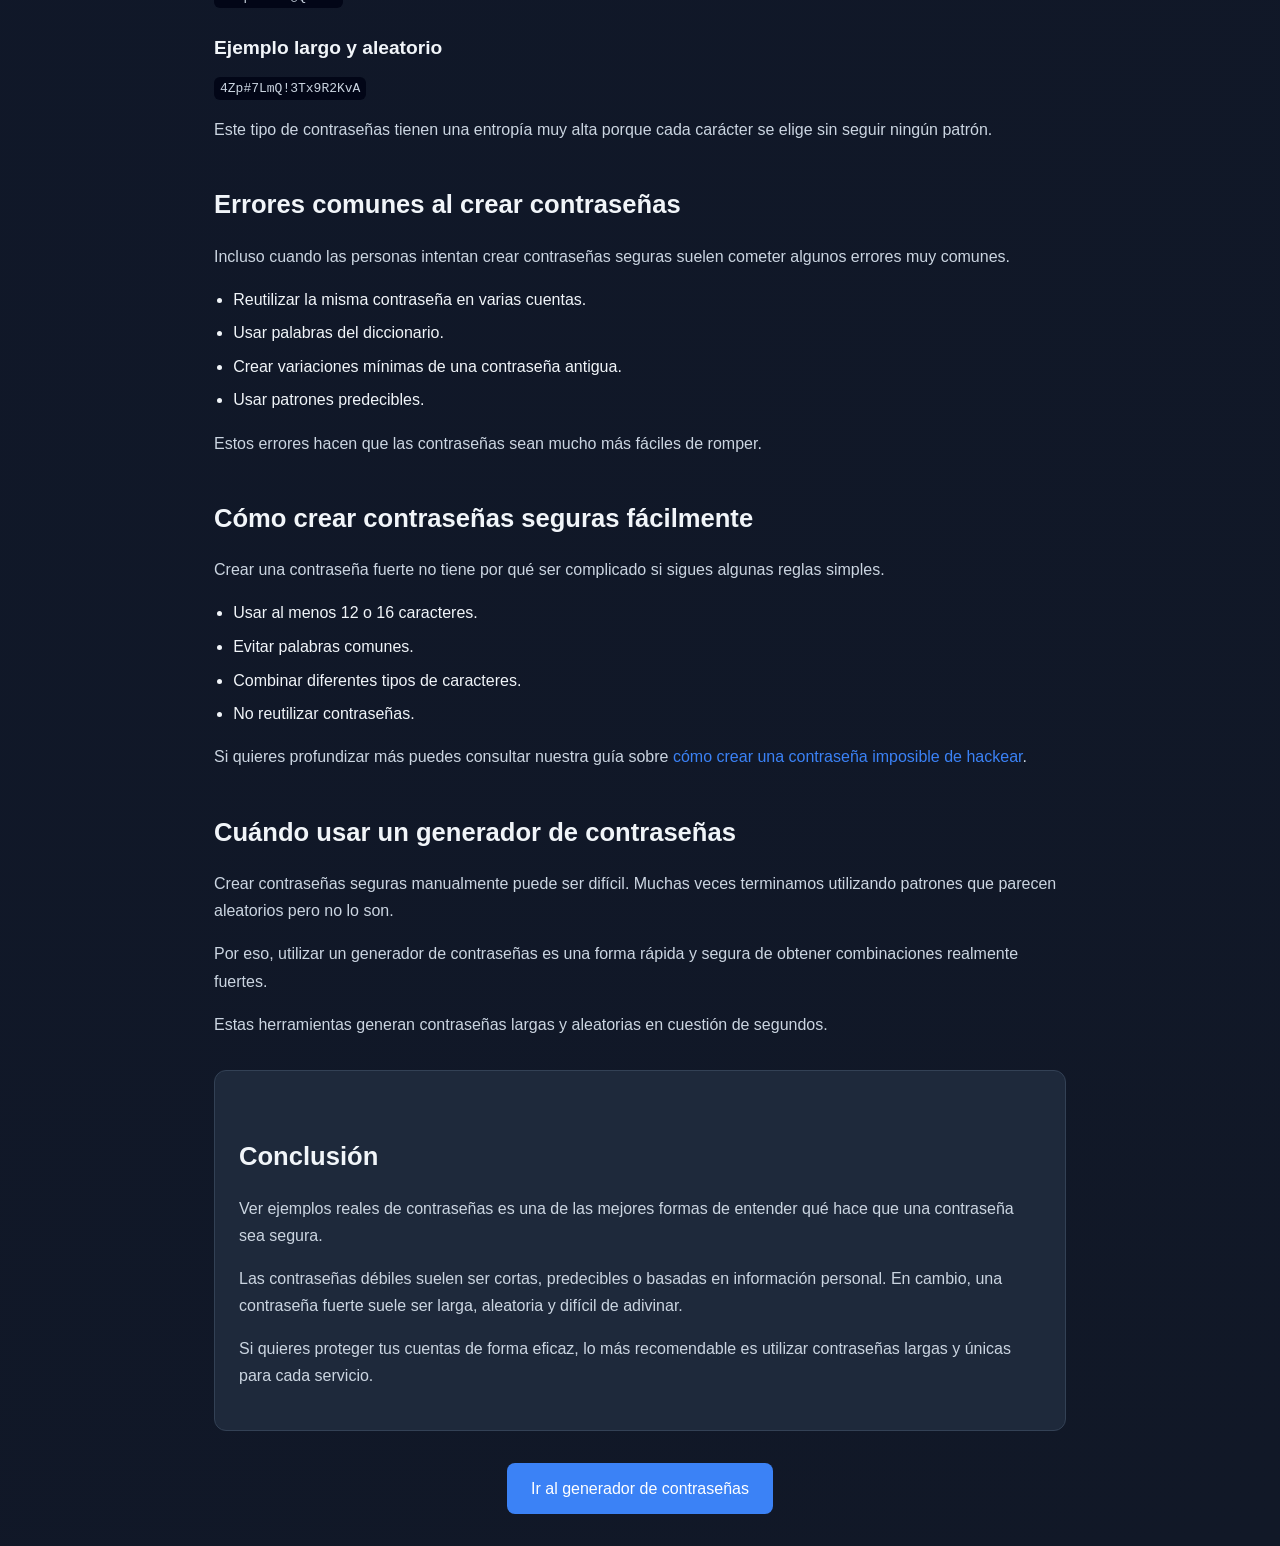
<file: ejemplos-contrasenas-seguras.html>
<!DOCTYPE html>
<html lang="es">
<head>
<meta charset="UTF-8">
<meta name="viewport" content="width=device-width, initial-scale=1.0">

<title>Ejemplos de contraseñas seguras (y contraseñas que debes evitar)</title>

<meta name="description" content="Descubre ejemplos reales de contraseñas seguras y contraseñas débiles que deberías evitar. Aprende cómo crear una contraseña fuerte y proteger tus cuentas online.">

<meta name="keywords" content="ejemplos de contraseñas seguras, contraseña fuerte ejemplos, contraseñas seguras ejemplos, contraseña segura ejemplos, contraseñas que debes evitar">

<meta name="author" content="Gonzalo Ramos">
<meta name="robots" content="index, follow">

<link rel="canonical" href="https://gonsacc.github.io/passwordgenerator/ejemplos-contrasenas-seguras.html">
<link rel="icon" href="favicon.ico">
<link rel="icon" type="image/png" sizes="32x32" href="favicon-32x32.png">
<link rel="apple-touch-icon" href="apple-touch-icon.png">
<link rel="manifest" href="site.webmanifest">

<meta property="og:type" content="article">
<meta property="og:title" content="Ejemplos de contraseñas seguras (y contraseñas que debes evitar)">
<meta property="og:description" content="Aprende con ejemplos reales qué contraseñas son seguras y cuáles deberías evitar para proteger tus cuentas online.">
<meta property="og:url" content="https://gonsacc.github.io/passwordgenerator/ejemplos-contrasenas-seguras.html">
<meta property="og:site_name" content="Generador de Contraseñas Seguras">


<style>

:root{
--bg-primary:#0f172a;
--bg-secondary:#1e293b;
--accent:#3b82f6;
--text-primary:#f1f5f9;
--text-secondary:#cbd5e1;
--border:#334155;
}

 * {
        box-sizing: border-box;
        margin: 0;
        padding: 0;
        }

        html, body {
        overscroll-behavior: none;
        }
        
        html {
            height: 100%;
            background-color: #0f172a;
        }

        body {
        font-family: -apple-system, BlinkMacSystemFont, "Segoe UI", Roboto, sans-serif;
        background-color: #0f172a;
        background: linear-gradient(135deg, #0f172a, #111827);
        color: var(--text-primary);
        line-height: 1.7;
    
        min-height:100vh;
        min-height:100dvh;
        min-height:-webkit-fill-available;
    }


.container{
max-width:900px;
margin:auto;
padding:2rem 1.5rem;
}

h1{
font-size:2.2rem;
margin-bottom:1.5rem;
}

h2{
margin-top:2.5rem;
margin-bottom:1rem;
font-size:1.6rem;
}

h3{
margin-top:1.5rem;
margin-bottom:0.5rem;
font-size:1.2rem;
}

p{
margin-bottom:1rem;
color:var(--text-secondary);
}

ul{
margin-left:1.2rem;
margin-bottom:1rem;
}

li{
margin-bottom:0.4rem;
}

.card{
background:var(--bg-secondary);
padding:1.5rem;
border-radius:12px;
border:1px solid var(--border);
margin-top:2rem;
}

a{
color:var(--accent);
text-decoration:none;
}

.button-back{
display:inline-block;
margin-top:2rem;
padding:0.75rem 1.5rem;
background:var(--accent);
color:white;
border-radius:8px;
transition:0.3s;
}

.button-back:hover{
opacity:0.85;
}

code{
background:#020617;
padding:4px 6px;
border-radius:6px;
}

@media(max-width:600px){
h1{font-size:1.8rem;}
h2{font-size:1.4rem;}
}

</style>
<script type="application/ld+json">
{
 "@context": "https://schema.org",
 "@type": "Article",
 "headline": "Ejemplos de contraseñas seguras (y contraseñas que debes evitar)",
 "author": {
   "@type": "Person",
   "name": "Gonzalo Ramos"
 },
 "publisher": {
   "@type": "Organization",
   "name": "Generador de Contraseñas Seguras"
 },
 "mainEntityOfPage": "https://gonsacc.github.io/passwordgenerator/ejemplos-contrasenas-seguras.html"
}
</script>
</head>

<body>

<div class="container">

<h1>Ejemplos de contraseñas seguras (y contraseñas que debes evitar)</h1>

<p>
Las contraseñas siguen siendo una de las primeras líneas de defensa para proteger nuestras cuentas online. Sin embargo, millones de usuarios siguen utilizando combinaciones muy fáciles de adivinar. Esto hace que muchas cuentas puedan ser comprometidas en cuestión de segundos mediante ataques automatizados.
</p>

<p>
Entender cómo funciona una <strong>contraseña segura</strong> puede parecer complicado si solo hablamos de teoría. Conceptos como entropía, ataques de fuerza bruta o combinaciones posibles pueden resultar abstractos si no se ven ejemplos reales.
</p>

<p>
Por eso, ver <strong>ejemplos de contraseñas seguras</strong> y compararlos con contraseñas débiles es una de las mejores formas de comprender qué funciona y qué no funciona en seguridad digital.
</p>

<p>
En esta guía vamos a analizar ejemplos reales de contraseñas, explicar por qué algunas son peligrosas y mostrar qué características hacen que una contraseña sea realmente difícil de romper.
</p>

<h2>Por qué los ejemplos de contraseñas ayudan a entender la seguridad</h2>

<p>
Muchas personas creen que su contraseña es segura simplemente porque incluye números o símbolos. Pero la realidad es que los atacantes utilizan herramientas muy avanzadas capaces de probar millones o incluso miles de millones de combinaciones por segundo.
</p>

<p>
Cuando vemos ejemplos concretos resulta mucho más fácil entender qué patrones utilizan los atacantes y qué tipo de contraseñas se rompen primero.
</p>

<p>
Por ejemplo, una contraseña como <code>Password123</code> parece compleja porque mezcla letras y números. Sin embargo, es una de las primeras combinaciones que prueban los programas de ataque automatizado.
</p>

<p>
En cambio, una contraseña larga y aleatoria puede resistir ataques durante años o incluso siglos dependiendo de su entropía.
</p>

<p>
Si quieres entender cómo se mide exactamente esa seguridad, puedes leer también nuestra guía sobre 
<a href="cuantos-bits-debe-tener-una-contrasena-segura.html">cuántos bits debe tener una contraseña segura</a>.
</p>

<h2>Ejemplos de contraseñas débiles que nunca debes usar</h2>

<p>
Algunas contraseñas se repiten millones de veces en filtraciones de datos. Estas combinaciones son extremadamente fáciles de adivinar porque forman parte de diccionarios utilizados por los atacantes.
</p>

<h3>Contraseñas más comunes</h3>

<ul>
<li>123456</li>
<li>password</li>
<li>123456789</li>
<li>qwerty</li>
<li>111111</li>
<li>abc123</li>
<li>123123</li>
</ul>

<p>
Estas contraseñas aparecen constantemente en bases de datos filtradas. Muchos ataques comienzan probando estas combinaciones antes incluso de intentar ataques más complejos.
</p>

<h3>Contraseñas basadas en información personal</h3>

<p>
Otro error común es utilizar datos personales como contraseñas.
</p>

<ul>
<li>Nombre + año de nacimiento</li>
<li>Nombre de mascota</li>
<li>Nombre del equipo favorito</li>
<li>Fecha de cumpleaños</li>
</ul>

<p>
Los atacantes pueden encontrar fácilmente este tipo de información en redes sociales o perfiles públicos.
</p>

<h3>Contraseñas con patrones de teclado</h3>

<ul>
<li>qwerty123</li>
<li>asdfgh</li>
<li>zxcvbnm</li>
</ul>

<p>
Este tipo de combinaciones son extremadamente fáciles de adivinar porque siguen patrones simples en el teclado.
</p>

<h2>Ejemplos de contraseñas seguras</h2>

<p>
Una contraseña segura debe ser difícil de adivinar y tener muchas combinaciones posibles. Esto se consigue principalmente aumentando la longitud y evitando patrones predecibles.
</p>

<h3>Ejemplo de contraseña segura de 12 caracteres</h3>

<p><code>K7!p3Lm9Qx2R</code></p>

<p>
Una contraseña de este tipo ya tiene una buena cantidad de combinaciones posibles.
</p>

<h3>Ejemplo de contraseña segura de 16 caracteres</h3>

<p><code>4Lm#7QxT9pR2Z!kV</code></p>

<p>
A partir de 16 caracteres la seguridad aumenta de forma muy significativa.
</p>

<h3>Ejemplo de contraseña segura de 20 caracteres</h3>

<p><code>8Lp!4Qx7Tz3Rm9K#2VnA</code></p>

<p>
Las contraseñas largas con caracteres variados ofrecen una resistencia enorme frente a ataques automatizados.
</p>

<p>
Si quieres saber qué longitud es la más recomendable actualmente puedes leer también nuestro artículo sobre 
<a href="cuantos-caracteres-debe-tener-una-contrasena-segura.html">cuántos caracteres debe tener una contraseña segura</a>.
</p>

<h2>Diferencia entre contraseña compleja y contraseña larga</h2>

<p>
Muchas páginas obligan a utilizar mayúsculas, números y símbolos. Esto se conoce como complejidad de contraseña.
</p>

<p>
Sin embargo, la longitud suele ser aún más importante.
</p>

<p>
Por ejemplo:
</p>

<ul>
<li><code>P@ssw0rd</code></li>
<li><code>bosque-azul-montana-luna</code></li>
</ul>

<p>
La primera es compleja pero corta. La segunda es larga y mucho más difícil de romper mediante fuerza bruta.
</p>

<p>
Cada carácter adicional aumenta el número de combinaciones posibles de forma exponencial.
</p>

<h2>Ejemplos de contraseñas generadas aleatoriamente</h2>

<p>
Las contraseñas más seguras suelen ser aquellas generadas de forma completamente aleatoria. Esto evita patrones que puedan ser adivinados por programas automatizados.
</p>

<h3>Ejemplo generado automáticamente</h3>

<p><code>7K!pR3Lm9@Qx2Tz</code></p>

<h3>Ejemplo largo y aleatorio</h3>

<p><code>4Zp#7LmQ!3Tx9R2KvA</code></p>

<p>
Este tipo de contraseñas tienen una entropía muy alta porque cada carácter se elige sin seguir ningún patrón.
</p>

<h2>Errores comunes al crear contraseñas</h2>

<p>
Incluso cuando las personas intentan crear contraseñas seguras suelen cometer algunos errores muy comunes.
</p>

<ul>
<li>Reutilizar la misma contraseña en varias cuentas.</li>
<li>Usar palabras del diccionario.</li>
<li>Crear variaciones mínimas de una contraseña antigua.</li>
<li>Usar patrones predecibles.</li>
</ul>

<p>
Estos errores hacen que las contraseñas sean mucho más fáciles de romper.
</p>

<h2>Cómo crear contraseñas seguras fácilmente</h2>

<p>
Crear una contraseña fuerte no tiene por qué ser complicado si sigues algunas reglas simples.
</p>

<ul>
<li>Usar al menos 12 o 16 caracteres.</li>
<li>Evitar palabras comunes.</li>
<li>Combinar diferentes tipos de caracteres.</li>
<li>No reutilizar contraseñas.</li>
</ul>

<p>
Si quieres profundizar más puedes consultar nuestra guía sobre 
<a href="como-crear-una-contrasena-imposible-de-hackear.html">cómo crear una contraseña imposible de hackear</a>.
</p>

<h2>Cuándo usar un generador de contraseñas</h2>

<p>
Crear contraseñas seguras manualmente puede ser difícil. Muchas veces terminamos utilizando patrones que parecen aleatorios pero no lo son.
</p>

<p>
Por eso, utilizar un generador de contraseñas es una forma rápida y segura de obtener combinaciones realmente fuertes.
</p>

<p>
Estas herramientas generan contraseñas largas y aleatorias en cuestión de segundos.
</p>

<div class="card">

<h2>Conclusión</h2>

<p>
Ver ejemplos reales de contraseñas es una de las mejores formas de entender qué hace que una contraseña sea segura.
</p>

<p>
Las contraseñas débiles suelen ser cortas, predecibles o basadas en información personal. En cambio, una contraseña fuerte suele ser larga, aleatoria y difícil de adivinar.
</p>

<p>
Si quieres proteger tus cuentas de forma eficaz, lo más recomendable es utilizar contraseñas largas y únicas para cada servicio.
</p>

</div>

<div style="text-align:center">

<a class="button-back" href="https://gonsacc.github.io/passwordgenerator/">
Ir al generador de contraseñas
</a>

</div>

</div>

</body>
</html>
</file>
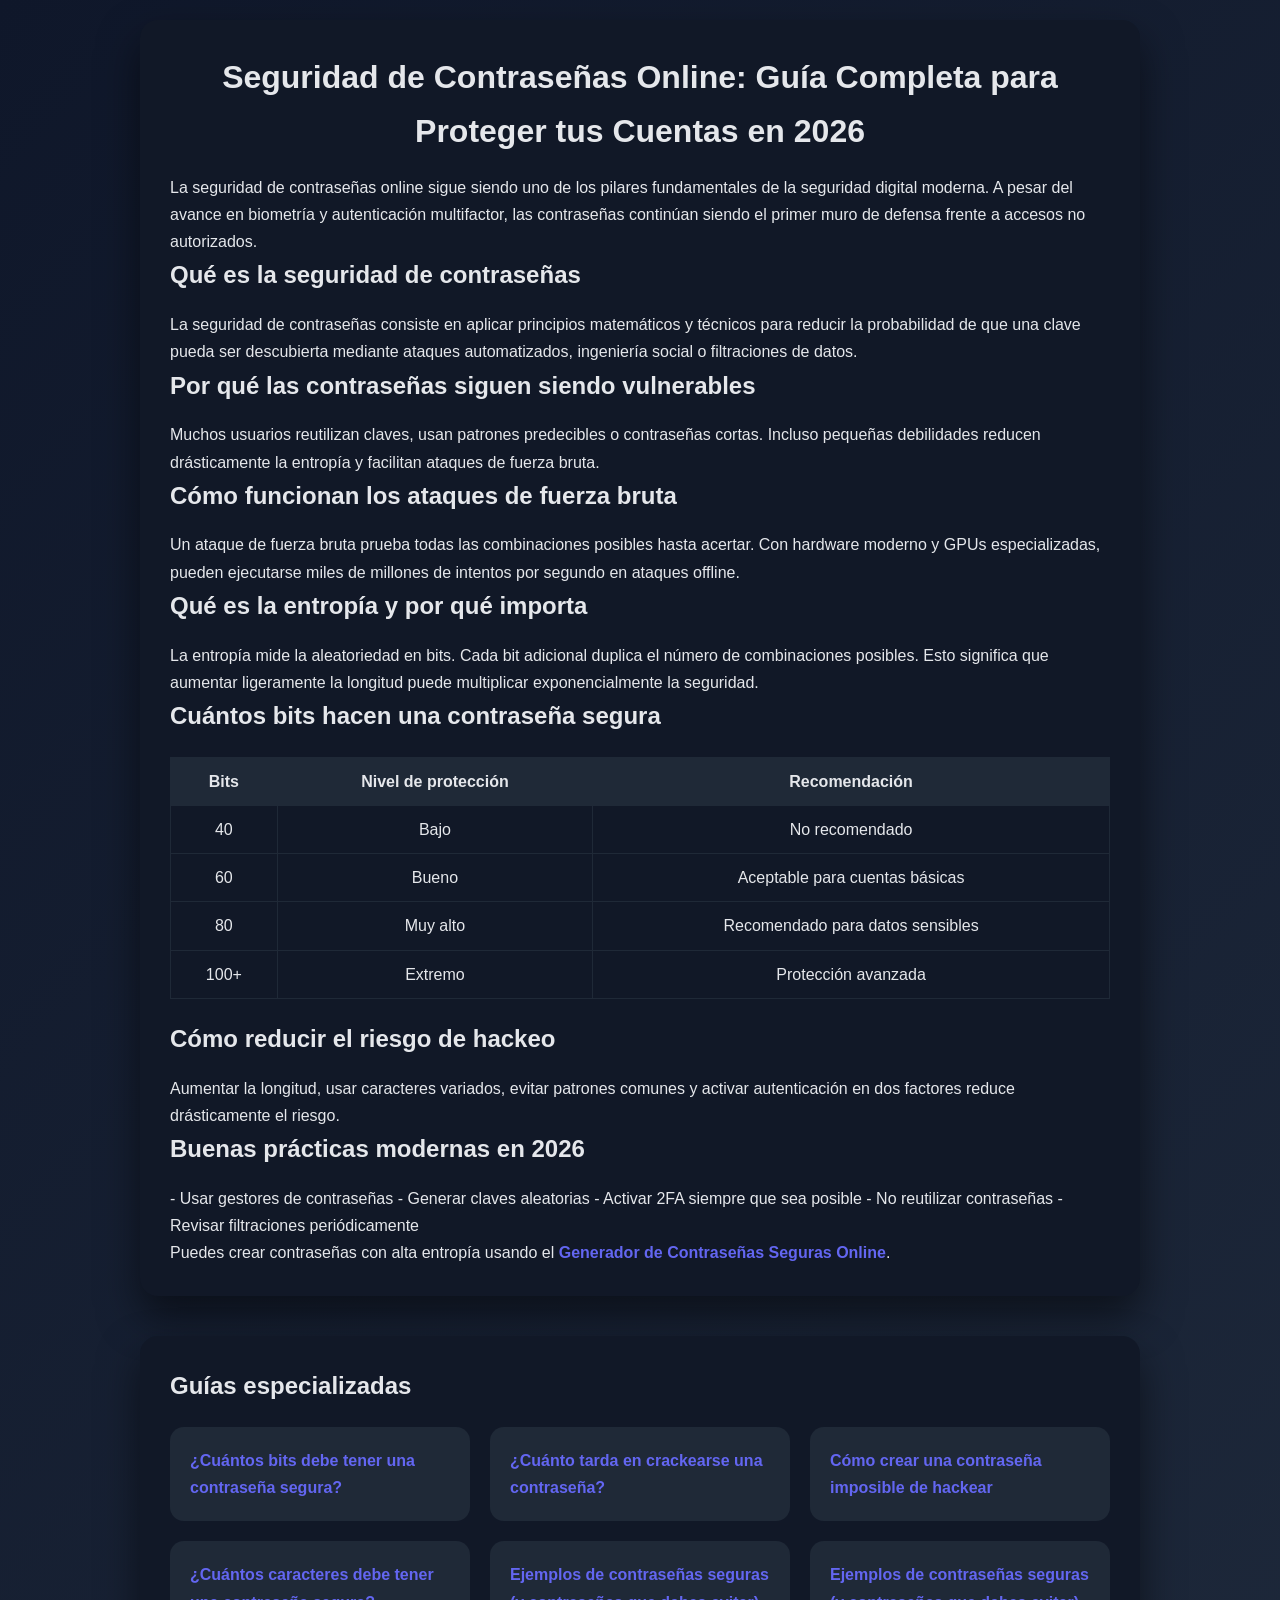
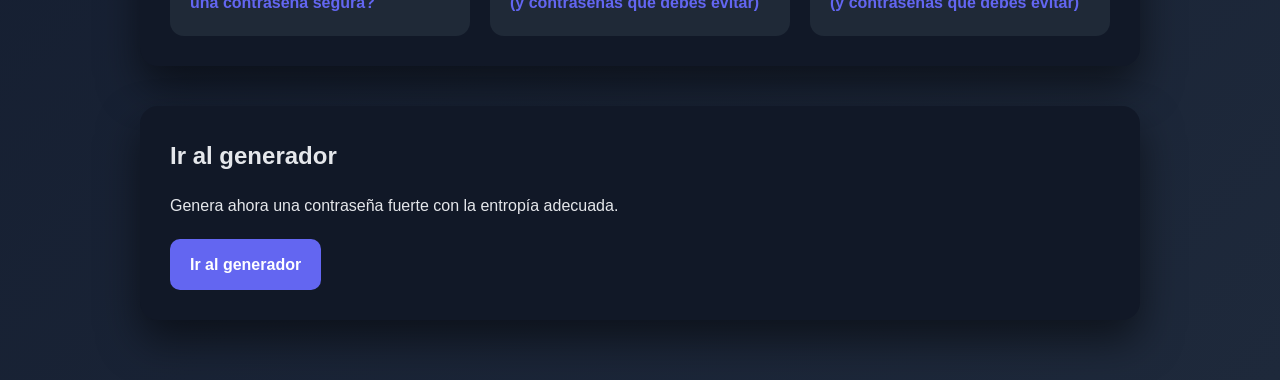
<file: seguridad-de-contrasenas-online.html>
<!DOCTYPE html>
<html lang="es">
<head>
<meta charset="UTF-8">
<meta name="viewport" content="width=device-width, initial-scale=1.0">

<title>Seguridad de Contraseñas Online en 2026: Guía Completa y Mejores Prácticas</title>

<meta name="description" content="Guía completa sobre seguridad de contraseñas online. Aprende cómo proteger tus contraseñas frente a ataques de fuerza bruta, calcular entropía y aplicar mejores prácticas modernas en 2026.">
<meta name="keywords" content="seguridad de contraseñas online, cómo proteger contraseñas, seguridad digital contraseñas, mejores prácticas seguridad contraseñas, protección frente a ataques de fuerza bruta, entropía contraseña, bits contraseña segura">
<meta name="robots" content="index, follow">
<meta name="author" content="Gonzalo Ramos">

<link rel="canonical" href="https://gonsacc.github.io/passwordgenerator/seguridad-de-contrasenas-online.html">
<link rel="icon" type="image/png" sizes="192x192" href="android-chrome-192x192.png">
<link rel="icon" href="favicon.ico">
<link rel="apple-touch-icon" href="apple-touch-icon.png">
<link rel="manifest" href="site.webmanifest">

<meta property="og:type" content="article">
<meta property="og:title" content="Seguridad de Contraseñas Online: Guía Completa">
<meta property="og:description" content="Todo lo que necesitas saber para proteger tus contraseñas frente a ataques automatizados y fuerza bruta.">
<meta property="og:url" content="https://gonsacc.github.io/passwordgenerator/seguridad-de-contrasenas-online.html">
<meta property="og:site_name" content="Generador de Contraseñas Seguras">
<meta property="og:image" content="https://gonsacc.github.io/passwordgenerator/preview.png">

<meta name="twitter:card" content="summary_large_image">
<meta name="twitter:title" content="Seguridad de Contraseñas Online">
<meta name="twitter:description" content="Mejores prácticas modernas para proteger tus contraseñas en 2026.">
<meta name="twitter:image" content="https://gonsacc.github.io/passwordgenerator/preview.png">

<script type="application/ld+json">
{
 "@context": "https://schema.org",
 "@type": "Article",
 "headline": "Seguridad de Contraseñas Online: Guía Completa",
 "image": "https://gonsacc.github.io/passwordgenerator/preview.png",
 "author": {
   "@type": "Person",
   "name": "Gonzalo Ramos"
 },
 "publisher": {
   "@type": "Organization",
   "name": "Generador de Contraseñas Seguras"
 },
 "datePublished": "2026-01-01",
 "dateModified": "2026-01-01",
 "mainEntityOfPage": "https://gonsacc.github.io/passwordgenerator/seguridad-de-contrasenas-online.html"
}
</script>

<script type="application/ld+json">
{
 "@context": "https://schema.org",
 "@type": "BreadcrumbList",
 "itemListElement": [{
   "@type": "ListItem",
   "position": 1,
   "name": "Inicio",
   "item": "https://gonsacc.github.io/passwordgenerator/"
 },{
   "@type": "ListItem",
   "position": 2,
   "name": "Seguridad de Contraseñas Online"
 }]
}
</script>

<style>
:root{
 --bg1:#0f172a;
 --bg2:#1e293b;
 --card:#111827;
 --accent:#6366f1;
 --text:#e5e7eb;
 --muted:#9ca3af;
}
*{box-sizing:border-box;margin:0;padding:0}

html, body {
  overscroll-behavior: none;
}

html {
  height: 100%;
  background-color: #0f172a;
}

body{
 font-family:-apple-system,BlinkMacSystemFont,"Segoe UI",Roboto,Arial,sans-serif;
 background-color:#0f172a;
 background:linear-gradient(135deg,var(--bg1),var(--bg2));
 color:var(--text);
 padding:20px;
 line-height:1.7;

 min-height:100vh;
 min-height:100dvh;
 min-height:-webkit-fill-available;
}
.container{max-width:1000px;margin:auto}
.card{
 background:var(--card);
 padding:30px;
 border-radius:18px;
 margin-bottom:40px;
 box-shadow:0 20px 40px rgba(0,0,0,.5);
}
h1,h2{margin-bottom:15px}
h1{text-align:center}
table{
 width:100%;
 border-collapse:collapse;
 margin:20px 0;
}
th,td{
 border:1px solid #1f2937;
 padding:10px;
 text-align:center;
}
th{background:#1f2937}
a{color:var(--accent);text-decoration:none;font-weight:600}
.grid{
 display:grid;
 grid-template-columns:repeat(auto-fit,minmax(250px,1fr));
 gap:20px;
 margin-top:20px;
}
.link-card{
 background:#1f2937;
 padding:20px;
 border-radius:14px;
}
.button{
 display:inline-block;
 margin-top:20px;
 padding:12px 20px;
 background:var(--accent);
 border-radius:10px;
 color:white;
}
@media(max-width:600px){
 .card{padding:20px}
}
</style>
</head>

<body>
<div class="container">

<div class="card">
<h1>Seguridad de Contraseñas Online: Guía Completa para Proteger tus Cuentas en 2026</h1>

<p>
La seguridad de contraseñas online sigue siendo uno de los pilares fundamentales de la seguridad digital moderna. A pesar del avance en biometría y autenticación multifactor, las contraseñas continúan siendo el primer muro de defensa frente a accesos no autorizados.
</p>

<h2>Qué es la seguridad de contraseñas</h2>
<p>
La seguridad de contraseñas consiste en aplicar principios matemáticos y técnicos para reducir la probabilidad de que una clave pueda ser descubierta mediante ataques automatizados, ingeniería social o filtraciones de datos.
</p>

<h2>Por qué las contraseñas siguen siendo vulnerables</h2>
<p>
Muchos usuarios reutilizan claves, usan patrones predecibles o contraseñas cortas. Incluso pequeñas debilidades reducen drásticamente la entropía y facilitan ataques de fuerza bruta.
</p>

<h2>Cómo funcionan los ataques de fuerza bruta</h2>
<p>
Un ataque de fuerza bruta prueba todas las combinaciones posibles hasta acertar. Con hardware moderno y GPUs especializadas, pueden ejecutarse miles de millones de intentos por segundo en ataques offline.
</p>

<h2>Qué es la entropía y por qué importa</h2>
<p>
La entropía mide la aleatoriedad en bits. Cada bit adicional duplica el número de combinaciones posibles. Esto significa que aumentar ligeramente la longitud puede multiplicar exponencialmente la seguridad.
</p>

<h2>Cuántos bits hacen una contraseña segura</h2>

<table>
<tr>
<th>Bits</th>
<th>Nivel de protección</th>
<th>Recomendación</th>
</tr>
<tr>
<td>40</td>
<td>Bajo</td>
<td>No recomendado</td>
</tr>
<tr>
<td>60</td>
<td>Bueno</td>
<td>Aceptable para cuentas básicas</td>
</tr>
<tr>
<td>80</td>
<td>Muy alto</td>
<td>Recomendado para datos sensibles</td>
</tr>
<tr>
<td>100+</td>
<td>Extremo</td>
<td>Protección avanzada</td>
</tr>
</table>

<h2>Cómo reducir el riesgo de hackeo</h2>
<p>
Aumentar la longitud, usar caracteres variados, evitar patrones comunes y activar autenticación en dos factores reduce drásticamente el riesgo.
</p>

<h2>Buenas prácticas modernas en 2026</h2>
<p>
- Usar gestores de contraseñas  
- Generar claves aleatorias  
- Activar 2FA siempre que sea posible  
- No reutilizar contraseñas  
- Revisar filtraciones periódicamente  
</p>

<p>
Puedes crear contraseñas con alta entropía usando el 
<a href="https://gonsacc.github.io/passwordgenerator/">Generador de Contraseñas Seguras Online</a>.
</p>

</div>

<div class="card">
<h2>Guías especializadas</h2>

<div class="grid">
<div class="link-card">
<a href="cuantos-bits-debe-tener-una-contrasena-segura.html">
¿Cuántos bits debe tener una contraseña segura?
</a>
</div>

<div class="link-card">
<a href="cuanto-tarda-en-crackearse-una-contrasena.html">
¿Cuánto tarda en crackearse una contraseña?
</a>
</div>

<div class="link-card">
<a href="como-crear-una-contrasena-imposible-de-hackear.html">
Cómo crear una contraseña imposible de hackear
</a>
</div>

<div class="link-card">
<a href="cuantos-caracteres-debe-tener-una-contrasena-segura.html">
¿Cuántos caracteres debe tener una contraseña segura?
</a>
</div>

<div class="link-card">
<a href="ejemplos-contrasenas-seguras.html">
Ejemplos de contraseñas seguras (y contraseñas que debes evitar)
</a>
</div>

<div class="link-card">
<a href="ejemplos-contrasenas-seguras.html">
Ejemplos de contraseñas seguras (y contraseñas que debes evitar)
</a>
</div>
</div>

</div>

<div class="card">
<h2>Ir al generador</h2>
<p>Genera ahora una contraseña fuerte con la entropía adecuada.</p>
<a class="button" href="https://gonsacc.github.io/passwordgenerator/">
Ir al generador
</a>
</div>

</div>
</body>
</html>
</file>
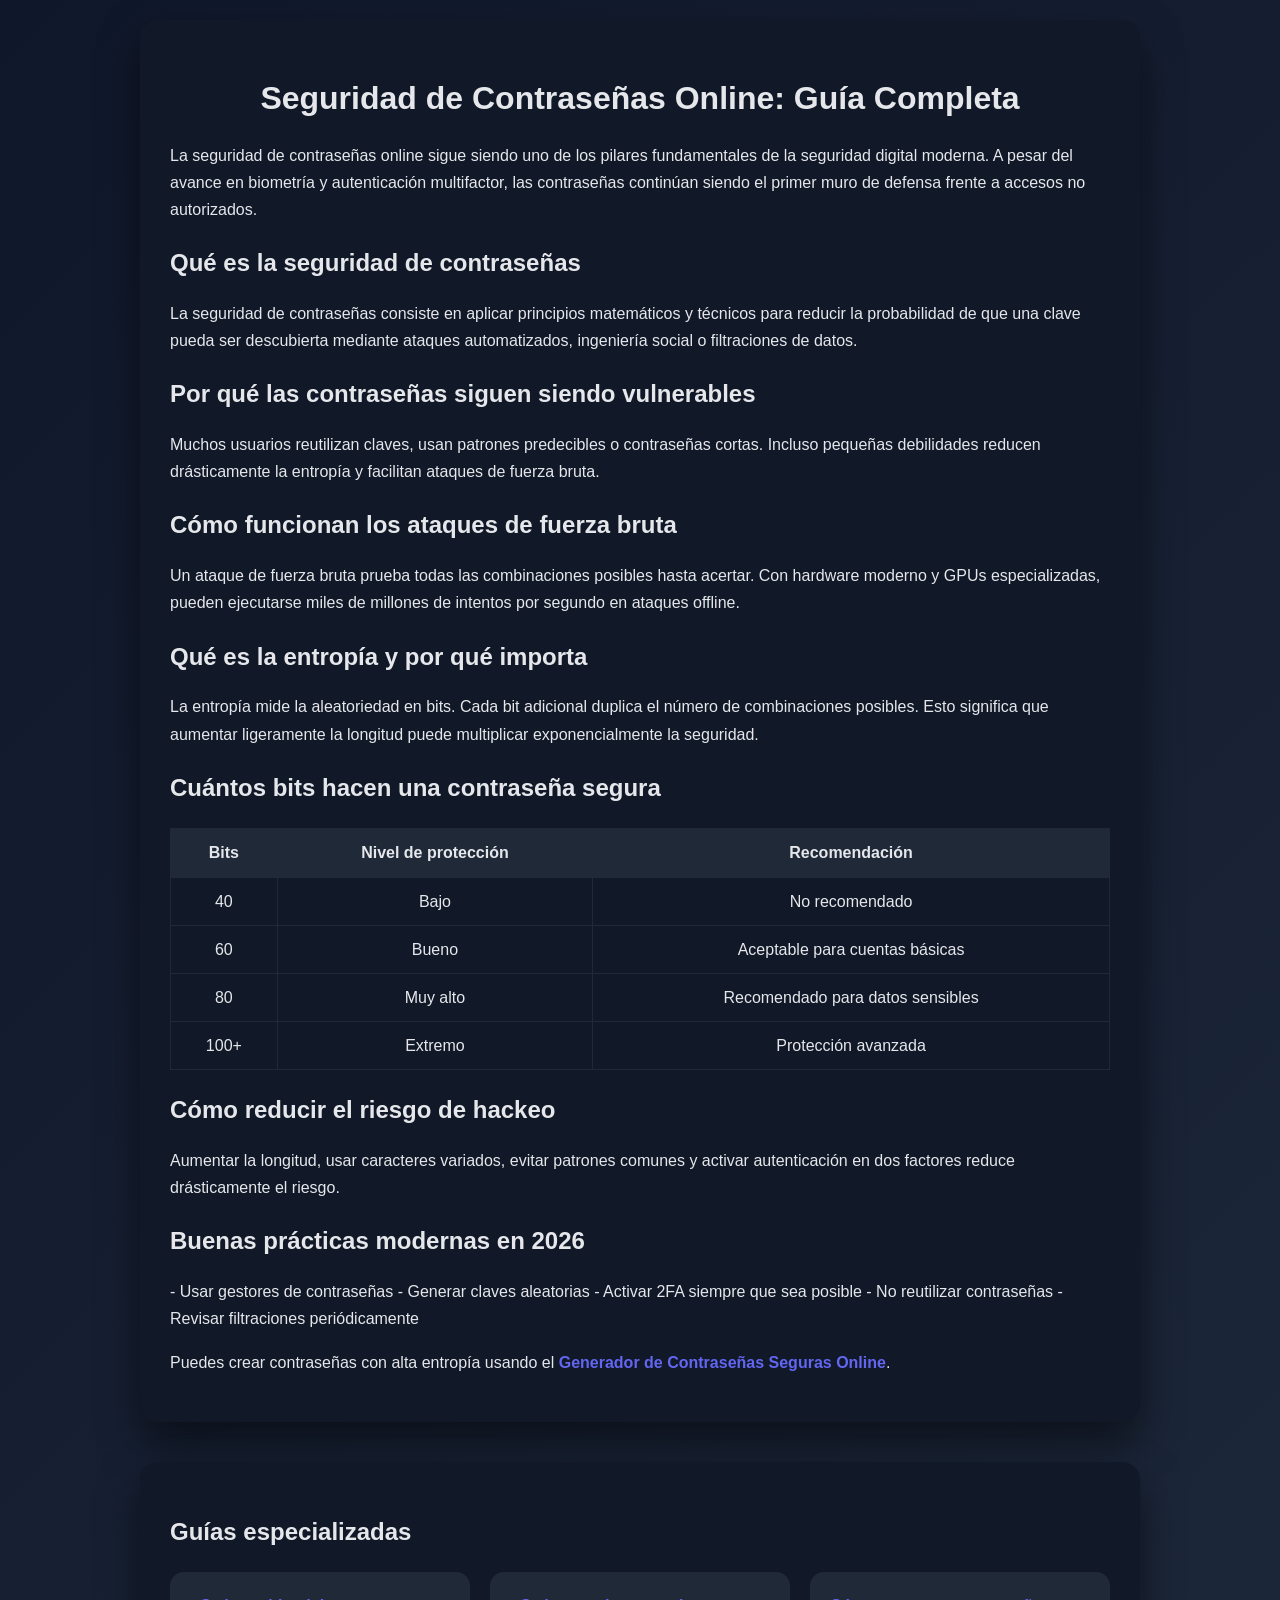
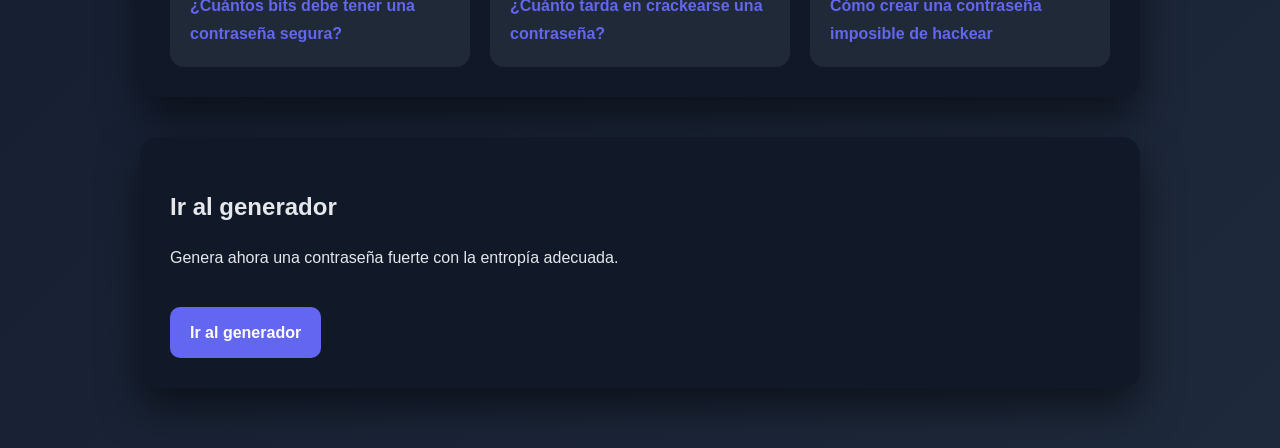
<file: seguridad-de-contraseñas-online.html>
<!DOCTYPE html>
<html lang="es">
<head>
<meta charset="UTF-8">
<meta name="viewport" content="width=device-width, initial-scale=1.0">

<title>Seguridad de Contraseñas Online: Guía Completa y Mejores Prácticas 2026</title>

<meta name="description" content="Guía completa sobre seguridad de contraseñas online. Aprende cómo proteger tus contraseñas frente a ataques de fuerza bruta, calcular entropía y aplicar mejores prácticas modernas en 2026.">
<meta name="keywords" content="seguridad de contraseñas online, cómo proteger contraseñas, seguridad digital contraseñas, mejores prácticas seguridad contraseñas, protección frente a ataques de fuerza bruta, entropía contraseña, bits contraseña segura">
<meta name="robots" content="index, follow">
<meta name="author" content="Gonzalo Ramos">

<link rel="canonical" href="https://gonsacc.github.io/passwordgenerator/seguridad-de-contraseñas-online.html">

<meta property="og:type" content="article">
<meta property="og:title" content="Seguridad de Contraseñas Online: Guía Completa">
<meta property="og:description" content="Todo lo que necesitas saber para proteger tus contraseñas frente a ataques automatizados y fuerza bruta.">
<meta property="og:url" content="https://gonsacc.github.io/passwordgenerator/seguridad-de-contraseñas-online.html">
<meta property="og:site_name" content="Generador de Contraseñas Seguras">
<meta property="og:image" content="https://gonsacc.github.io/passwordgenerator/preview.png">

<meta name="twitter:card" content="summary_large_image">
<meta name="twitter:title" content="Seguridad de Contraseñas Online">
<meta name="twitter:description" content="Mejores prácticas modernas para proteger tus contraseñas en 2026.">
<meta name="twitter:image" content="https://gonsacc.github.io/passwordgenerator/preview.png">

<link rel="icon" type="image/svg+xml" href="favicon.svg">
<link rel="alternate icon" type="image/png" href="favicon.png">
<link rel="apple-touch-icon" href="favicon.png">

<script type="application/ld+json">
{
 "@context": "https://schema.org",
 "@type": "Article",
 "headline": "Seguridad de Contraseñas Online: Guía Completa",
 "author": {
   "@type": "Person",
   "name": "Gonzalo Ramos"
 },
 "publisher": {
   "@type": "Organization",
   "name": "Generador de Contraseñas Seguras"
 },
 "datePublished": "2026-01-01",
 "dateModified": "2026-01-01",
 "mainEntityOfPage": "https://gonsacc.github.io/passwordgenerator/seguridad-de-contraseñas-online.html"
}
</script>

<script type="application/ld+json">
{
 "@context": "https://schema.org",
 "@type": "BreadcrumbList",
 "itemListElement": [{
   "@type": "ListItem",
   "position": 1,
   "name": "Inicio",
   "item": "https://gonsacc.github.io/passwordgenerator/"
 },{
   "@type": "ListItem",
   "position": 2,
   "name": "Seguridad de Contraseñas Online"
 }]
}
</script>

<style>
:root{
 --bg1:#0f172a;
 --bg2:#1e293b;
 --card:#111827;
 --accent:#6366f1;
 --text:#e5e7eb;
 --muted:#9ca3af;
}
body{
 font-family:-apple-system,BlinkMacSystemFont,"Segoe UI",Roboto,Arial,sans-serif;
 background:linear-gradient(135deg,var(--bg1),var(--bg2));
 color:var(--text);
 margin:0;
 padding:20px;
 line-height:1.7;
}
.container{max-width:1000px;margin:auto}
.card{
 background:var(--card);
 padding:30px;
 border-radius:18px;
 margin-bottom:40px;
 box-shadow:0 20px 40px rgba(0,0,0,.5);
}
h1,h2{margin-bottom:15px}
h1{text-align:center}
table{
 width:100%;
 border-collapse:collapse;
 margin:20px 0;
}
th,td{
 border:1px solid #1f2937;
 padding:10px;
 text-align:center;
}
th{background:#1f2937}
a{color:var(--accent);text-decoration:none;font-weight:600}
.grid{
 display:grid;
 grid-template-columns:repeat(auto-fit,minmax(250px,1fr));
 gap:20px;
 margin-top:20px;
}
.link-card{
 background:#1f2937;
 padding:20px;
 border-radius:14px;
}
.button{
 display:inline-block;
 margin-top:20px;
 padding:12px 20px;
 background:var(--accent);
 border-radius:10px;
 color:white;
}
@media(max-width:600px){
 .card{padding:20px}
}
</style>
</head>

<body>
<div class="container">

<div class="card">
<h1>Seguridad de Contraseñas Online: Guía Completa</h1>

<p>
La seguridad de contraseñas online sigue siendo uno de los pilares fundamentales de la seguridad digital moderna. A pesar del avance en biometría y autenticación multifactor, las contraseñas continúan siendo el primer muro de defensa frente a accesos no autorizados.
</p>

<h2>Qué es la seguridad de contraseñas</h2>
<p>
La seguridad de contraseñas consiste en aplicar principios matemáticos y técnicos para reducir la probabilidad de que una clave pueda ser descubierta mediante ataques automatizados, ingeniería social o filtraciones de datos.
</p>

<h2>Por qué las contraseñas siguen siendo vulnerables</h2>
<p>
Muchos usuarios reutilizan claves, usan patrones predecibles o contraseñas cortas. Incluso pequeñas debilidades reducen drásticamente la entropía y facilitan ataques de fuerza bruta.
</p>

<h2>Cómo funcionan los ataques de fuerza bruta</h2>
<p>
Un ataque de fuerza bruta prueba todas las combinaciones posibles hasta acertar. Con hardware moderno y GPUs especializadas, pueden ejecutarse miles de millones de intentos por segundo en ataques offline.
</p>

<h2>Qué es la entropía y por qué importa</h2>
<p>
La entropía mide la aleatoriedad en bits. Cada bit adicional duplica el número de combinaciones posibles. Esto significa que aumentar ligeramente la longitud puede multiplicar exponencialmente la seguridad.
</p>

<h2>Cuántos bits hacen una contraseña segura</h2>

<table>
<tr>
<th>Bits</th>
<th>Nivel de protección</th>
<th>Recomendación</th>
</tr>
<tr>
<td>40</td>
<td>Bajo</td>
<td>No recomendado</td>
</tr>
<tr>
<td>60</td>
<td>Bueno</td>
<td>Aceptable para cuentas básicas</td>
</tr>
<tr>
<td>80</td>
<td>Muy alto</td>
<td>Recomendado para datos sensibles</td>
</tr>
<tr>
<td>100+</td>
<td>Extremo</td>
<td>Protección avanzada</td>
</tr>
</table>

<h2>Cómo reducir el riesgo de hackeo</h2>
<p>
Aumentar la longitud, usar caracteres variados, evitar patrones comunes y activar autenticación en dos factores reduce drásticamente el riesgo.
</p>

<h2>Buenas prácticas modernas en 2026</h2>
<p>
- Usar gestores de contraseñas  
- Generar claves aleatorias  
- Activar 2FA siempre que sea posible  
- No reutilizar contraseñas  
- Revisar filtraciones periódicamente  
</p>

<p>
Puedes crear contraseñas con alta entropía usando el 
<a href="https://gonsacc.github.io/passwordgenerator/">Generador de Contraseñas Seguras Online</a>.
</p>

</div>

<div class="card">
<h2>Guías especializadas</h2>

<div class="grid">
<div class="link-card">
<a href="cuantos-bits-debe-tener-una-contraseña-segura.html">
¿Cuántos bits debe tener una contraseña segura?
</a>
</div>

<div class="link-card">
<a href="cuanto-tarda-en-crackearse-una-contraseña.html">
¿Cuánto tarda en crackearse una contraseña?
</a>
</div>

<div class="link-card">
<a href="como-crear-una-contraseña-imposible-de-hackear.html">
Cómo crear una contraseña imposible de hackear
</a>
</div>
</div>

</div>

<div class="card">
<h2>Ir al generador</h2>
<p>Genera ahora una contraseña fuerte con la entropía adecuada.</p>
<a class="button" href="https://gonsacc.github.io/passwordgenerator/">
Ir al generador
</a>
</div>

</div>
</body>
</html>
</file>
